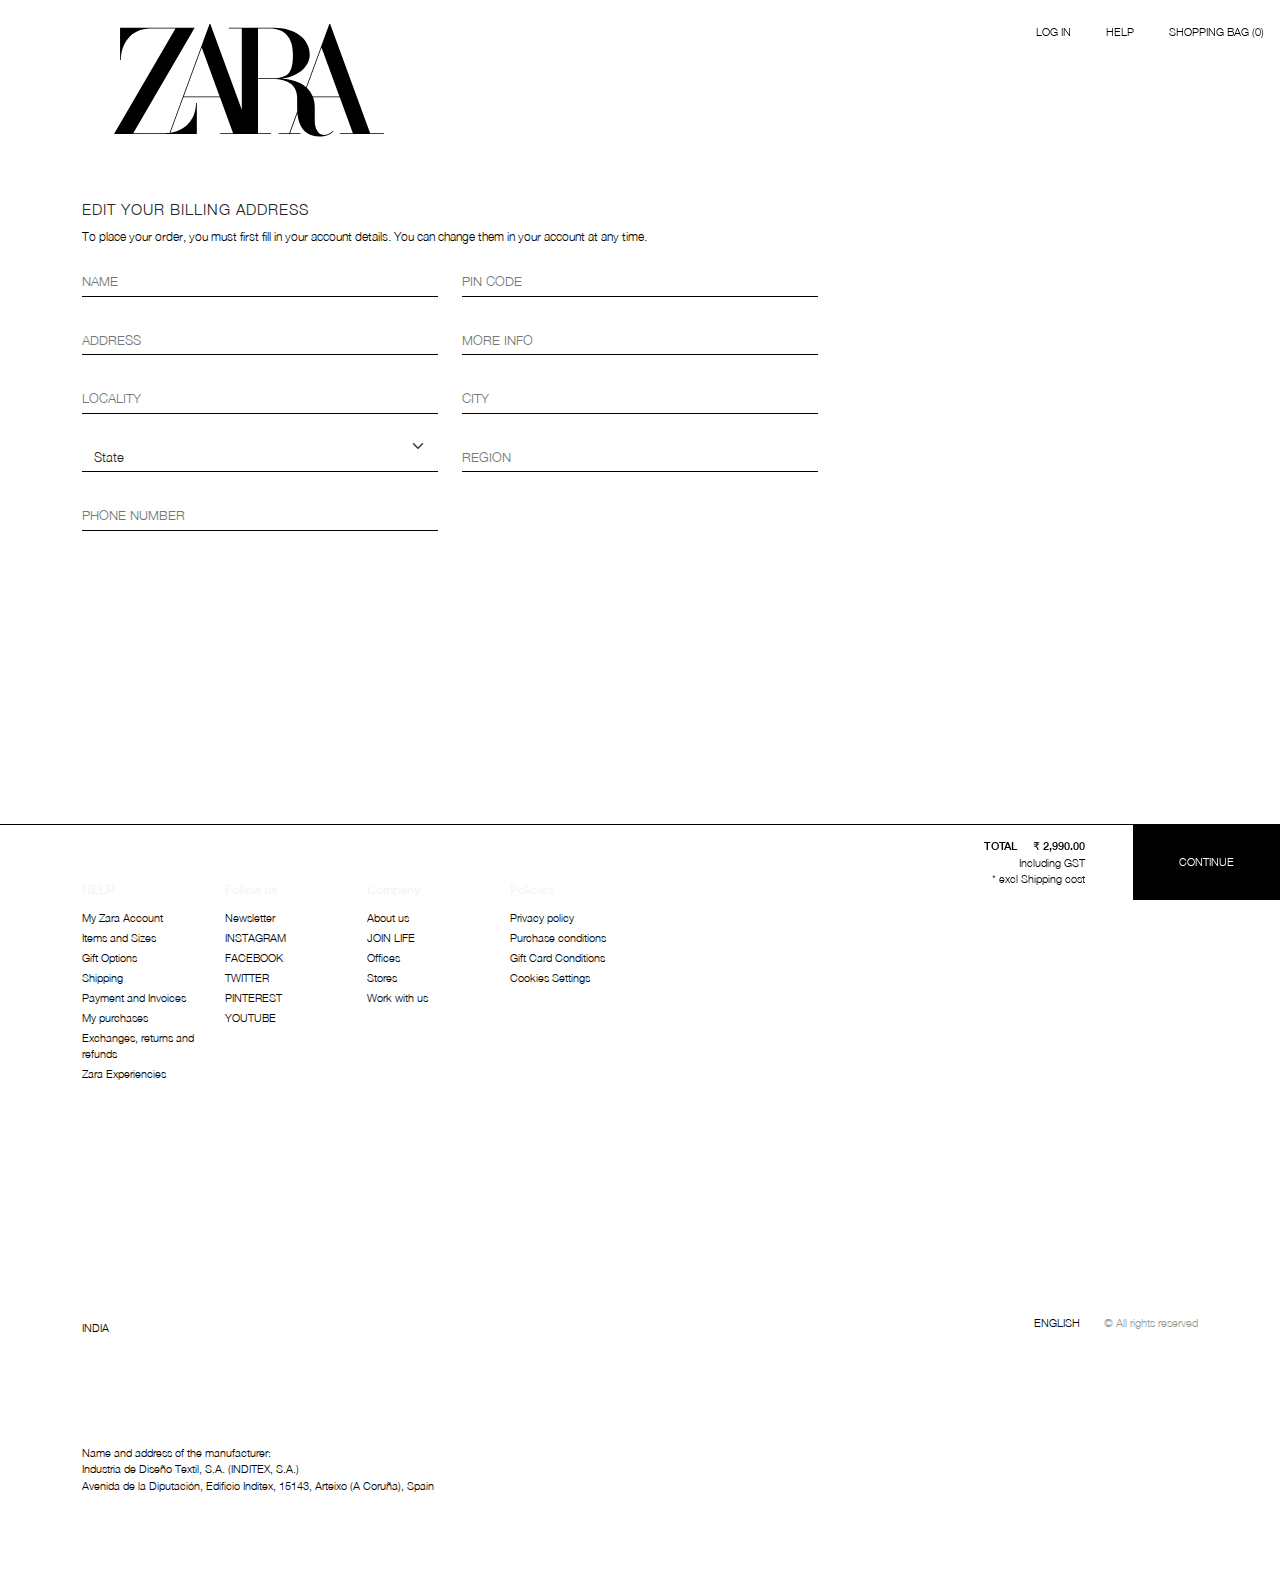
<file: billing-address.html>
<!DOCTYPE html>
<html lang="en">
  <head>
    <meta charset="UTF-8" />
    <meta name="viewport" content="width=device-width, initial-scale=1.0" />
    <title>Zara - billing-address</title>
    <link rel="stylesheet" href="css/bootstrap.min.css" />
    <link rel="stylesheet" href="css/style.css" />
    <link rel="stylesheet" href="css/cart.css" />
    <link rel="stylesheet" href="css/login.css" />
    <link
      rel="stylesheet"
      href="https://unpkg.com/swiper/swiper-bundle.min.css"
    />
  </head>
  <body>
    <header class="site-header">
      <div class="menu-bar menu-button" id="menu-bar"></div>
      <div class="menu-container">
        <div class="menu-sub-container">
          <div class="logo">
            <a class="logo-link" href="#" title="Your Logo">
              <svg viewBox="0 0 132 55" xmlns="http://www.w3.org/2000/svg">
                <path
                  fill-rule="evenodd"
                  clip-rule="evenodd"
                  d="M105.673.035l19.557 53.338 6.77.002v.383h-21.548v-.383h6.344l-6.431-17.54H97.311v.007l.07.204c.521 1.548.78 3.17.764 4.803v6.575c0 3.382 1.494 6.81 4.347 6.81 1.675 0 3.012-.59 4.604-2.046l.227.211C105.594 54.224 103.5 55 100.36 55c-2.37 0-4.398-.57-6.03-1.693l-.309-.222c-2.148-1.624-3.542-4.278-4.142-7.89l-.096-.583-.1-.882-.01-.152-3.599 9.792h5.107v.384H80.496v-.384h5.162l3.951-10.753v-.023a34.924 34.924 0 0 1-.075-1.906v-4.693c0-5.77-4.29-9.08-11.771-9.08H70.41v26.458h6.371v.383h-24.9v-.383h6.345l-6.431-17.54H33.948l-6.371 17.346.266-.044c8.366-1.442 12.213-7.827 12.265-14.55h.388v15.171H0L30.06 2.185H17.972C7.954 2.185 3.42 9.922 3.35 17.635h-.387V1.8h36.488l-.222.385L9.396 53.373h15.695c.39 0 .778-.019 1.169-.05.26-.018.522-.044.788-.077l.095-.01L46.703 0h.387l.013.035 15.369 41.916V2.185h-6.328v-.39h21.778c10.467 0 17.774 5.372 17.774 13.068 0 5.612-5.005 10.27-12.45 11.595l-1.367.174 1.377.14c4.515.517 8.1 1.906 10.641 4.127l.017.016L105.273 0h.386l.014.035zm-8.552 35.32l.038.094h13.061l-8.773-23.928-7.221 19.67.039.037.367.364a11.876 11.876 0 0 1 2.489 3.762zM70.415 26.53V2.185h5.611c7.496 0 11.454 4.414 11.454 12.76 0 8.877-2.272 11.585-9.717 11.585h-7.348zM42.882 11.521L34.09 35.45h17.565L42.882 11.52z"
                ></path>
              </svg>
            </a>
          </div>
          <div class="menu-universes-bar-container">
            <div class="mobile-close-section">
              <div class="mobile-close"></div>
            </div>

            <div class="shopping-cart-mobile-section">
              <a
                class="header-link shopping-cart shopping-cart-mobile"
                href="#"
                tabindex="0"
              >
                <span>SHOPPING BAG</span>
                <span class="item-count">(0)</span>
              </a>
            </div>
            <div class="menu-universes-bar-item-category">
              <ul class="menu-universes-bar-item-category-row">
                <li>
                  <button class="menu-universes-bar-item-category-item">
                    EDITION
                  </button>
                </li>
                <li>
                  <button class="menu-universes-bar-item-category-item">
                    DIWALI
                  </button>
                </li>
                <li>
                  <button class="menu-universes-bar-item-category-item">
                    PARTY
                  </button>
                </li>
                <li>
                  <button class="menu-universes-bar-item-category-item">
                    NEW
                  </button>
                </li>
              </ul>
              <ul class="menu-universes-bar-item-category-row">
                <li>
                  <button class="menu-universes-bar-item-category-item">
                    BEST SELLERS
                  </button>
                </li>
                <li>
                  <button class="menu-universes-bar-item-category-item">
                    JACKETS
                  </button>
                </li>
              </ul>
              <ul class="menu-universes-bar-item-category-row">
                <li>
                  <button class="menu-universes-bar-item-category-item">
                    EDITION
                  </button>
                </li>
                <li>
                  <button class="menu-universes-bar-item-category-item">
                    DIWALI
                  </button>
                </li>
                <li>
                  <button class="menu-universes-bar-item-category-item">
                    PARTY
                  </button>
                </li>
                <li>
                  <button class="menu-universes-bar-item-category-item">
                    NEW
                  </button>
                </li>
              </ul>
              <ul class="menu-universes-bar-item-category-row">
                <li>
                  <button class="menu-universes-bar-item-category-item">
                    PUFFERS
                  </button>
                </li>
                <li>
                  <button class="menu-universes-bar-item-category-item">
                    SHIRTS
                  </button>
                </li>
                <li>
                  <button class="menu-universes-bar-item-category-item">
                    JEANS
                  </button>
                </li>
              </ul>
              <ul class="menu-universes-bar-item-category-row">
                <li>
                  <button class="menu-universes-bar-item-category-item">
                    T-SHIRTS
                  </button>
                </li>
              </ul>
            </div>
          </div>
        </div>
      </div>
      <div class="header-links">
        <a class="header-link" href="login.html" tabindex="0">LOG IN</a>
        <a class="header-link" href="#" tabindex="0">HELP</a>
        <a class="header-link shopping-cart" href="#" tabindex="0">
          <span>SHOPPING BAG</span>
          <span class="item-count">(0)</span>
        </a>
      </div>
    </header>
    <!--billing-address -->
    <section class="login-content top-space">
      <div class="container">
        <div class="row">
          <div class="col-lg-8">
            <div class="billing-title">
              <h2>EDIT YOUR BILLING ADDRESS</h2>
              <p>
                To place your order, you must first fill in your account
                details. You can change them in your account at any time.
              </p>
            </div>
            <form action="">
              <div class="row">
                <div class="col-lg-6">
                  <div class="form-wrap">
                    <input type="text" placeholder="name" />
                  </div>
                </div>
                <div class="col-lg-6">
                  <div class="form-wrap">
                    <input type="number" placeholder="pin Code" />
                  </div>
                </div>
              </div>
              <div class="row">
                <div class="col-lg-6">
                  <div class="form-wrap">
                    <input type="text" placeholder="Address" />
                  </div>
                </div>
                <div class="col-lg-6">
                  <div class="form-wrap">
                    <input
                      type="text"
                      placeholder="MORE INFO
                    "
                    />
                  </div>
                </div>
              </div>
              <div class="row">
                <div class="col-lg-6">
                  <div class="form-wrap">
                    <input type="text" placeholder="Locality" />
                  </div>
                </div>
                <div class="col-lg-6">
                  <div class="form-wrap">
                    <input type="text" placeholder="City" />
                  </div>
                </div>
              </div>
              <div class="row">
                <div class="col-lg-6">
                  <div class="form-wrap">
                    <select
                      class="form-select"
                      aria-label="Default select example"
                    >
                      <option selected>State</option>
                      <option value="1">One</option>
                      <option value="2">Two</option>
                      <option value="3">Three</option>
                    </select>
                  </div>
                </div>
                <div class="col-lg-6">
                  <div class="form-wrap">
                    <input type="text" placeholder="Region" />
                  </div>
                </div>
              </div>
              <div class="row">
                <div class="col-lg-6">
                  <div class="form-wrap">
                    <input type="number" placeholder="Phone number" />
                  </div>
                </div>
              </div>
            </form>
          </div>
        </div>
      </div>
    </section>
    <!-- footer__Cart -->
    <section class="layout-shop-footer__container">
      <div class="layout-shop-footer-block">
        <div class="order-totals-table-total">
          <span>TOTAL</span>
          <span class="money-amount">₹ 2,990.00</span>
        </div>
        <ul class="order-totals-table-total__messages">
          <li data-qa-qualifier="totals-message-tax"><p>Including GST</p></li>
          <li data-qa-qualifier="totals-message-shipping">
            <p>* excl Shipping cost</p>
          </li>
        </ul>
      </div>
      <div class="layout-shop-footer__continue">
        <button>CONTINUE</button>
      </div>
    </section>
    <!-- footer -->
    <section class="layout-footer__section-sec">
      <div class="container">
        <div class="layout-footer-sitemap-title">
          <div class="row">
            <div class="col-lg-6">
              <div class="row">
                <div class="col-lg-3">
                  <ul class="submenuUtilities">
                    <li class="footer-title">HELP</li>

                    <li>
                      <a href="#">My Zara Account</a>
                    </li>
                    <li>
                      <a href="#">Items and Sizes</a>
                    </li>

                    <li>
                      <a href="#">Gift Options</a>
                    </li>

                    <li>
                      <a href="#">Shipping</a>
                    </li>
                    <li>
                      <a href="#">Payment and Invoices</a>
                    </li>
                    <li>
                      <a href="#">My purchases</a>
                    </li>
                    <li>
                      <a href="#">Exchanges, returns and refunds</a>
                    </li>

                    <li>
                      <a href="#">Zara Experiencies</a>
                    </li>
                  </ul>
                </div>
                <div class="col-lg-3">
                  <ul class="submenuUtilities">
                    <li class="footer-title">Follow us</li>
                    <li>
                      <a href="#">Newsletter</a>
                    </li>

                    <li>
                      <a href="#">INSTAGRAM</a>
                    </li>
                    <li>
                      <a href="#">FACEBOOK</a>
                    </li>

                    <li>
                      <a href="#">TWITTER</a>
                    </li>

                    <li>
                      <a href="#">PINTEREST</a>
                    </li>

                    <li>
                      <a href="#">YOUTUBE</a>
                    </li>
                  </ul>
                </div>
                <div class="col-lg-3">
                  <ul class="submenuUtilities">
                    <li class="footer-title">Company</li>
                    <li>
                      <a href="#">About us</a>
                    </li>
                    <li>
                      <a href="#">JOIN LIFE</a>
                    </li>
                    <li>
                      <a href="#">Offices</a>
                    </li>
                    <li>
                      <a href="#">Stores</a>
                    </li>

                    <li>
                      <a href="#">Work with us</a>
                    </li>
                  </ul>
                </div>
                <div class="col-lg-3">
                  <ul class="submenuUtilities">
                    <li class="footer-title">Policies</li>
                    <li>
                      <a href="#">Privacy policy</a>
                    </li>
                    <li>
                      <a href="#">Purchase conditions</a>
                    </li>

                    <li>
                      <a href="#">Gift Card Conditions</a>
                    </li>

                    <li>
                      <a href="#"> Cookies Settings</a>
                    </li>
                  </ul>
                </div>
              </div>
            </div>
          </div>
        </div>
        <div class="layout-footer__section--bottom-nav">
          <div class="layout-footer__section-block">
            <a href="#">INDIA</a>
            <ul>
              <li><a href="#">ENGLISH</a></li>
              <li>
                <a href="#" class="layout-footer__copyright"
                  >© All rights reserved</a
                >
              </li>
            </ul>
          </div>
        </div>
        <div class="footer-company-info">
          <p>
            Name and address of the manufacturer:<br />Industria de Diseño
            Textil, S.A. (INDITEX, S.A.)<br />Avenida de la Diputación, Edificio
            Inditex, 15143, Arteixo (A Coruña), Spain
          </p>
        </div>
      </div>
    </section>
    <script
      src="https://cdnjs.cloudflare.com/ajax/libs/jquery/3.7.1/jquery.min.js"
      integrity="sha512-v2CJ7UaYy4JwqLDIrZUI/4hqeoQieOmAZNXBeQyjo21dadnwR+8ZaIJVT8EE2iyI61OV8e6M8PP2/4hpQINQ/g=="
      crossorigin="anonymous"
      referrerpolicy="no-referrer"
    ></script>
    <script src="js/bootstrap.min.js"></script>
    <script src="js/bootstrap.bundle.min.js"></script>
    <script src="js/popper.min.js"></script>
    <script src="https://unpkg.com/swiper/swiper-bundle.min.js"></script>
    <script type="text/javascript" src="js/script.js"></script>
  </body>
</html>
</file>
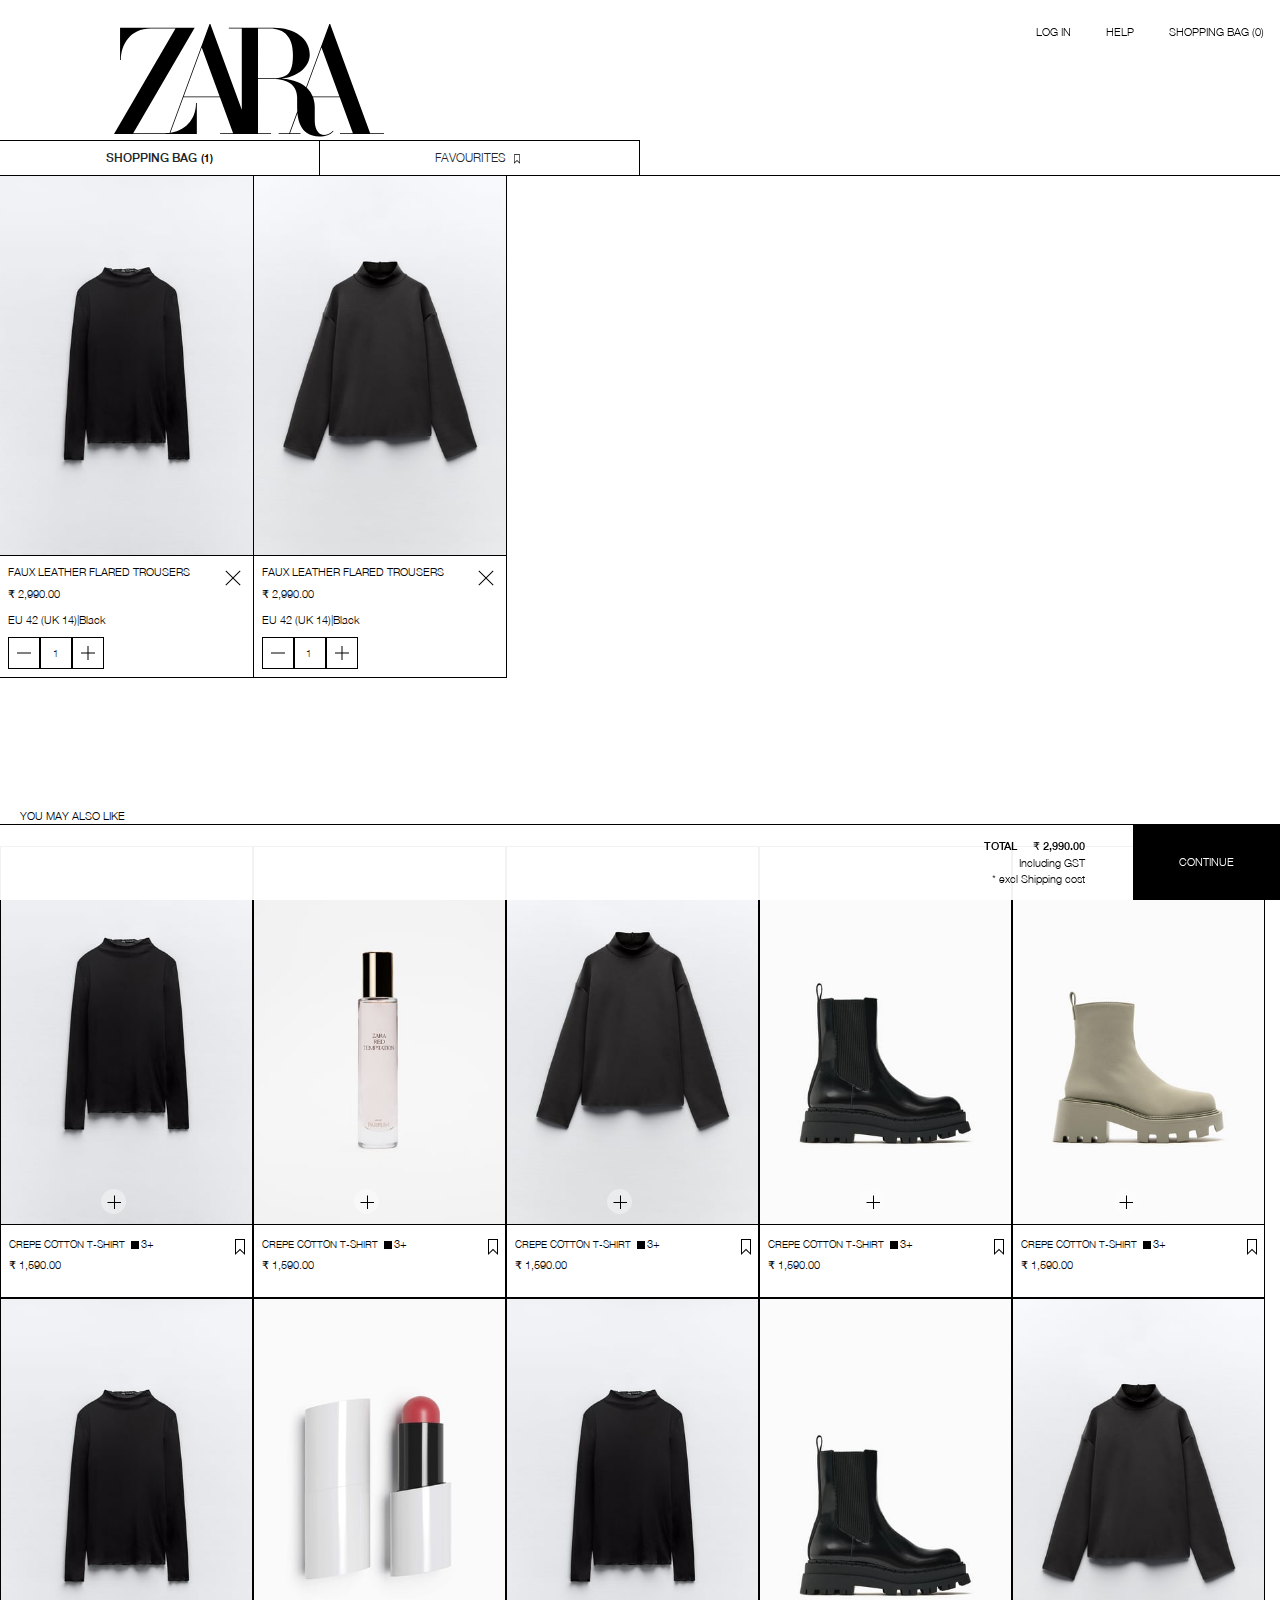
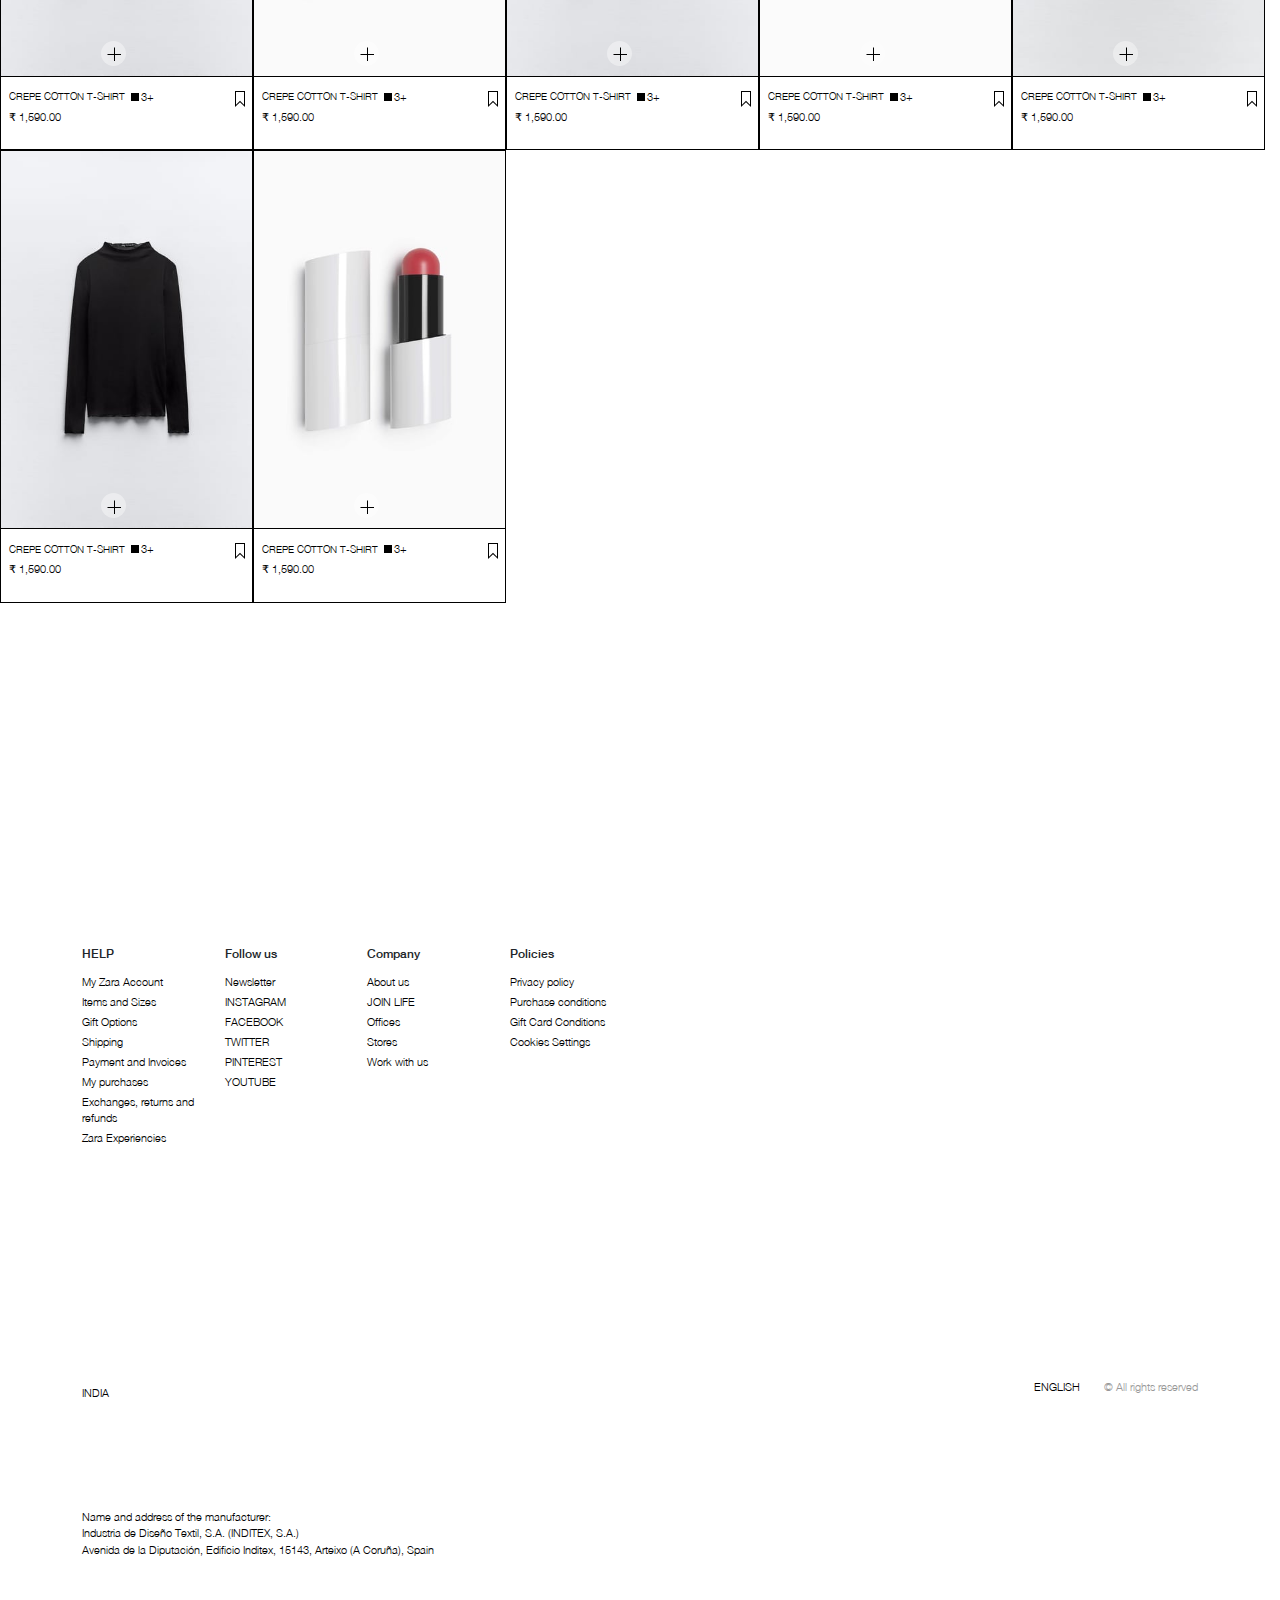
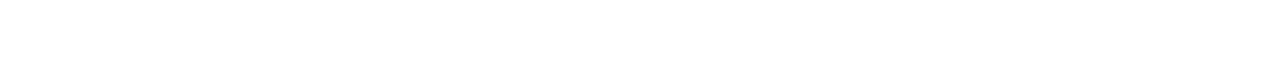
<file: cart.html>
<!DOCTYPE html>
<html lang="en">
  <head>
    <meta charset="UTF-8" />
    <meta name="viewport" content="width=device-width, initial-scale=1.0" />
    <title>Zara-Category</title>
    <link rel="stylesheet" href="css/bootstrap.min.css" />
    <link rel="stylesheet" href="css/style.css" />
    <link rel="stylesheet" href="css/product.css" />
    <link rel="stylesheet" href="css/cart.css" />
    <link
      rel="stylesheet"
      href="https://unpkg.com/swiper/swiper-bundle.min.css"
    />
  </head>

  <body>
    <header class="site-header">
      <div class="menu-bar menu-button" id="menu-bar"></div>
      <div class="menu-container">
        <div class="menu-sub-container">
          <div class="logo">
            <a class="logo-link" href="#" title="Your Logo">
              <svg viewBox="0 0 132 55" xmlns="http://www.w3.org/2000/svg">
                <path
                  fill-rule="evenodd"
                  clip-rule="evenodd"
                  d="M105.673.035l19.557 53.338 6.77.002v.383h-21.548v-.383h6.344l-6.431-17.54H97.311v.007l.07.204c.521 1.548.78 3.17.764 4.803v6.575c0 3.382 1.494 6.81 4.347 6.81 1.675 0 3.012-.59 4.604-2.046l.227.211C105.594 54.224 103.5 55 100.36 55c-2.37 0-4.398-.57-6.03-1.693l-.309-.222c-2.148-1.624-3.542-4.278-4.142-7.89l-.096-.583-.1-.882-.01-.152-3.599 9.792h5.107v.384H80.496v-.384h5.162l3.951-10.753v-.023a34.924 34.924 0 0 1-.075-1.906v-4.693c0-5.77-4.29-9.08-11.771-9.08H70.41v26.458h6.371v.383h-24.9v-.383h6.345l-6.431-17.54H33.948l-6.371 17.346.266-.044c8.366-1.442 12.213-7.827 12.265-14.55h.388v15.171H0L30.06 2.185H17.972C7.954 2.185 3.42 9.922 3.35 17.635h-.387V1.8h36.488l-.222.385L9.396 53.373h15.695c.39 0 .778-.019 1.169-.05.26-.018.522-.044.788-.077l.095-.01L46.703 0h.387l.013.035 15.369 41.916V2.185h-6.328v-.39h21.778c10.467 0 17.774 5.372 17.774 13.068 0 5.612-5.005 10.27-12.45 11.595l-1.367.174 1.377.14c4.515.517 8.1 1.906 10.641 4.127l.017.016L105.273 0h.386l.014.035zm-8.552 35.32l.038.094h13.061l-8.773-23.928-7.221 19.67.039.037.367.364a11.876 11.876 0 0 1 2.489 3.762zM70.415 26.53V2.185h5.611c7.496 0 11.454 4.414 11.454 12.76 0 8.877-2.272 11.585-9.717 11.585h-7.348zM42.882 11.521L34.09 35.45h17.565L42.882 11.52z"
                ></path>
              </svg>
            </a>
          </div>
          <div class="menu-universes-bar-container">
            <div class="mobile-close-section">
              <div class="mobile-close"></div>
            </div>

            <div class="shopping-cart-mobile-section">
              <a
                class="header-link shopping-cart shopping-cart-mobile"
                href="#"
                tabindex="0"
              >
                <span>SHOPPING BAG</span>
                <span class="item-count">(0)</span>
              </a>
            </div>
            <!-- <ul class="menu-universes-bar">
              <li>
                <button
                  class="menu-universes-bar-item menu-active"
                  value="#page1"
                >
                  WOMAN
                </button>
              </li>
            </ul> -->
            <div class="menu-universes-bar-item-category">
              <ul class="menu-universes-bar-item-category-row">
                <li>
                  <button class="menu-universes-bar-item-category-item">
                    EDITION
                  </button>
                </li>
                <li>
                  <button class="menu-universes-bar-item-category-item">
                    DIWALI
                  </button>
                </li>
                <li>
                  <button class="menu-universes-bar-item-category-item">
                    PARTY
                  </button>
                </li>
                <li>
                  <button class="menu-universes-bar-item-category-item">
                    NEW
                  </button>
                </li>
              </ul>
              <ul class="menu-universes-bar-item-category-row">
                <li>
                  <button class="menu-universes-bar-item-category-item">
                    BEST SELLERS
                  </button>
                </li>
                <li>
                  <button class="menu-universes-bar-item-category-item">
                    JACKETS
                  </button>
                </li>
              </ul>
              <ul class="menu-universes-bar-item-category-row">
                <li>
                  <button class="menu-universes-bar-item-category-item">
                    EDITION
                  </button>
                </li>
                <li>
                  <button class="menu-universes-bar-item-category-item">
                    DIWALI
                  </button>
                </li>
                <li>
                  <button class="menu-universes-bar-item-category-item">
                    PARTY
                  </button>
                </li>
                <li>
                  <button class="menu-universes-bar-item-category-item">
                    NEW
                  </button>
                </li>
              </ul>
              <ul class="menu-universes-bar-item-category-row">
                <li>
                  <button class="menu-universes-bar-item-category-item">
                    PUFFERS
                  </button>
                </li>
                <li>
                  <button class="menu-universes-bar-item-category-item">
                    SHIRTS
                  </button>
                </li>
                <li>
                  <button class="menu-universes-bar-item-category-item">
                    JEANS
                  </button>
                </li>
              </ul>
              <ul class="menu-universes-bar-item-category-row">
                <li>
                  <button class="menu-universes-bar-item-category-item">
                    T-SHIRTS
                  </button>
                </li>
              </ul>
            </div>
          </div>
        </div>
      </div>
      <div class="header-links">
        <a class="header-link" href="login.html" tabindex="0">LOG IN</a>
        <a class="header-link" href="#" tabindex="0">HELP</a>
        <a class="header-link shopping-cart" href="#" tabindex="0">
          <span>SHOPPING BAG</span>
          <span class="item-count">(0)</span>
        </a>
      </div>
    </header>
    <div class="content-header__info top-space">
      <ul>
        <li>
          <a href="cart.html" class="content-header-active"
            >Shopping bag <span> (1)</span></a
          >
        </li>
        <li>
          <a href="wishlist.html"
            >Favourites
            <span
              ><svg
                class="layout-shopping-lists-navigation__lists-icon wishlist-icon"
                preserveAspectRatio="xMidYMid slice"
                width="24"
                heigth="24"
                height="24"
                viewBox="0 0 24 24"
                xmlns="http://www.w3.org/2000/svg"
                fill="inherit"
                stroke="inherit"
              >
                <path
                  fill-rule="evenodd"
                  clip-rule="evenodd"
                  d="M12 15.238L17 20V4H7v16l5-4.762zm-4 2.429l4-3.81 4 3.81V5H8v12.667z"
                ></path></svg></span
          ></a>
        </li>
      </ul>
    </div>
    <!-- shop-cart-view__content -->
    <section class="shop-cart-view__content">
      <div class="shop-cart-grid-items">
        <div class="shop-cart-item">
          <div class="shop-cart-item__image-container">
            <a href="#">
              <div class="shop-cart-item-image">
                <div class="shop-cart-item-image__media">
                  <img
                    src="img/product-2.jpg"
                    alt="product-2"
                    class="img-fluid"
                  />
                </div>
              </div>
            </a>
          </div>
          <div class="shop-cart-item__details">
            <div class="shop-cart-item__details-container">
              <div class="shop-cart-item__main-actions">
                <div class="shop-cart-item-actions">
                  <button class="shop-cart-item-actions__action">
                    <svg
                      width="24"
                      height="24"
                      viewBox="0 0 24 24"
                      xmlns="http://www.w3.org/2000/svg"
                      fill="inherit"
                      stroke="inherit"
                    >
                      <path
                        d="M12 12.707l6.846 6.846.708-.707L12.707 12l6.847-6.846-.707-.708L12 11.293 5.154 4.446l-.707.708L11.293 12l-6.846 6.846.707.707L12 12.707z"
                      ></path>
                    </svg>
                  </button>
                </div>
              </div>
              <div class="shop-cart-item__info">
                <div class="shop-cart-item-header">
                  <a
                    class="shop-cart-item-header__description-link link"
                    href="#"
                    ><div class="shop-cart-item-header__description">
                      FAUX LEATHER FLARED TROUSERS
                    </div></a
                  >
                </div>
                <div class="shop-cart-item-pricing__container">
                  <div class="shop-cart-item-pricing">
                    <div class="shop-cart-item-pricing__current">
                      <div class="money-amount">
                        <span class="money-amount__main">₹ 2,990.00</span>
                      </div>
                    </div>
                  </div>
                </div>
                <div class="shop-cart-item-details-base">
                  <span class="shop-cart-item-details-base__size"
                    >EU 42 (UK 14) </span
                  ><span class="shop-cart-item-details-base__separator">|</span
                  ><span class="shop-cart-item-details-base__color">Black</span>
                </div>
              </div>
            </div>
            <div class="shop-cart-item__secondary-actions">
              <div
                class="zds-quantity-selector shop-cart-item-quantity-selector"
              >
                <button type="button">
                  <svg
                    width="24"
                    height="24"
                    viewBox="0 0 24 24"
                    xmlns="http://www.w3.org/2000/svg"
                    fill="inherit"
                    stroke="inherit"
                    aria-hidden="true"
                    class="zds-quantity-selector__icon"
                  >
                    <path
                      fill-rule="evenodd"
                      clip-rule="evenodd"
                      d="M19 12.5H5v-1h14v1Z"
                    ></path>
                  </svg>
                </button>
                <div
                  class="zds-quantity-selector__units shop-cart-item-quantity"
                >
                  1
                </div>
                <button type="button">
                  <svg
                    width="24"
                    height="24"
                    viewBox="0 0 24 24"
                    xmlns="http://www.w3.org/2000/svg"
                    fill="inherit"
                    stroke="inherit"
                    aria-hidden="true"
                    class="zds-quantity-selector__icon"
                  >
                    <path
                      d="M12.5 11.5V5h-1v6.5H5v1h6.5V19h1v-6.5H19v-1h-6.5Z"
                    ></path>
                  </svg>
                </button>
              </div>
            </div>
          </div>
        </div>
        <div class="shop-cart-item">
          <div class="shop-cart-item__image-container">
            <a href="#">
              <div class="shop-cart-item-image">
                <div class="shop-cart-item-image__media">
                  <img
                    src="img/product-4.jpg"
                    alt="product-4"
                    class="img-fluid"
                  />
                </div>
              </div>
            </a>
          </div>
          <div class="shop-cart-item__details">
            <div class="shop-cart-item__details-container">
              <div class="shop-cart-item__main-actions">
                <div class="shop-cart-item-actions">
                  <button class="shop-cart-item-actions__action">
                    <svg
                      width="24"
                      height="24"
                      viewBox="0 0 24 24"
                      xmlns="http://www.w3.org/2000/svg"
                      fill="inherit"
                      stroke="inherit"
                    >
                      <path
                        d="M12 12.707l6.846 6.846.708-.707L12.707 12l6.847-6.846-.707-.708L12 11.293 5.154 4.446l-.707.708L11.293 12l-6.846 6.846.707.707L12 12.707z"
                      ></path>
                    </svg>
                  </button>
                </div>
              </div>
              <div class="shop-cart-item__info">
                <div class="shop-cart-item-header">
                  <a
                    class="shop-cart-item-header__description-link link"
                    href="#"
                    ><div class="shop-cart-item-header__description">
                      FAUX LEATHER FLARED TROUSERS
                    </div></a
                  >
                </div>
                <div class="shop-cart-item-pricing__container">
                  <div class="shop-cart-item-pricing">
                    <div class="shop-cart-item-pricing__current">
                      <div class="money-amount">
                        <span class="money-amount__main">₹ 2,990.00</span>
                      </div>
                    </div>
                  </div>
                </div>
                <div class="shop-cart-item-details-base">
                  <span class="shop-cart-item-details-base__size"
                    >EU 42 (UK 14) </span
                  ><span class="shop-cart-item-details-base__separator">|</span
                  ><span class="shop-cart-item-details-base__color">Black</span>
                </div>
              </div>
            </div>
            <div class="shop-cart-item__secondary-actions">
              <div
                class="zds-quantity-selector shop-cart-item-quantity-selector"
              >
                <button type="button">
                  <svg
                    width="24"
                    height="24"
                    viewBox="0 0 24 24"
                    xmlns="http://www.w3.org/2000/svg"
                    fill="inherit"
                    stroke="inherit"
                    aria-hidden="true"
                    class="zds-quantity-selector__icon"
                  >
                    <path
                      fill-rule="evenodd"
                      clip-rule="evenodd"
                      d="M19 12.5H5v-1h14v1Z"
                    ></path>
                  </svg>
                </button>
                <div
                  class="zds-quantity-selector__units shop-cart-item-quantity"
                >
                  1
                </div>
                <button type="button">
                  <svg
                    width="24"
                    height="24"
                    viewBox="0 0 24 24"
                    xmlns="http://www.w3.org/2000/svg"
                    fill="inherit"
                    stroke="inherit"
                    aria-hidden="true"
                    class="zds-quantity-selector__icon"
                  >
                    <path
                      d="M12.5 11.5V5h-1v6.5H5v1h6.5V19h1v-6.5H19v-1h-6.5Z"
                    ></path>
                  </svg>
                </button>
              </div>
            </div>
          </div>
        </div>
      </div>
    </section>
    <section class="product-detail-cross">
      <div class="product-detail-cross-title">
        <span>You may also like</span>
      </div>
      <div class="product-grid-main">
        <ul>
          <li>
            <div class="products-category-media-container">
              <a href="#">
                <div class="media__wrapper_media__wrapper">
                  <img
                    src="img/product-2.jpg"
                    alt="product-2"
                    class="img-fluid"
                  />
                  <button class="product-add-to-cart__button">
                    <svg
                      class="product-add-to-cart__button-icon"
                      viewBox="0 0 7 7"
                      fill="none"
                      xmlns="http://www.w3.org/2000/svg"
                    >
                      <path
                        d="M4 3.505V.255h-.5v3.25H.25v.5H3.5v3.25H4v-3.25h3.25v-.5H4z"
                      ></path>
                    </svg>
                  </button>
                </div>
              </a>
              <div class="product-grid-product__info-wrapper">
                <div class="product-grid-product-info">
                  <div class="product-grid-product-info-left">
                    <a href="#">CREPE COTTON T-SHIRT</a>
                    <span>
                      <span class="color-grid-info"></span>
                      <span class="color-grid-info-text">3+</span>
                    </span>
                  </div>
                  <div class="product-grid-product-info-right">
                    <button>
                      <svg
                        class="wishlist-icon wishlist-icon--grid"
                        preserveAspectRatio="xMidYMid slice"
                        width="24"
                        heigth="24"
                        height="24"
                        viewBox="0 0 24 24"
                        xmlns="http://www.w3.org/2000/svg"
                        fill="inherit"
                        stroke="inherit"
                      >
                        <path
                          fill-rule="evenodd"
                          clip-rule="evenodd"
                          d="M12 15.238L17 20V4H7v16l5-4.762zm-4 2.429l4-3.81 4 3.81V5H8v12.667z"
                        ></path>
                      </svg>
                    </button>
                  </div>
                </div>
                <div class="money-amount__main">
                  <p>₹ 1,590.00</p>
                </div>
              </div>
            </div>
          </li>
          <li>
            <div class="products-category-media-container">
              <a href="#">
                <div class="media__wrapper_media__wrapper">
                  <img
                    src="img/product-3.jpg"
                    alt="product-2"
                    class="img-fluid"
                  />
                  <button class="product-add-to-cart__button">
                    <svg
                      class="product-add-to-cart__button-icon"
                      viewBox="0 0 7 7"
                      fill="none"
                      xmlns="http://www.w3.org/2000/svg"
                    >
                      <path
                        d="M4 3.505V.255h-.5v3.25H.25v.5H3.5v3.25H4v-3.25h3.25v-.5H4z"
                      ></path>
                    </svg>
                  </button>
                </div>
              </a>
              <div class="product-grid-product__info-wrapper">
                <div class="product-grid-product-info">
                  <div class="product-grid-product-info-left">
                    <a href="#">CREPE COTTON T-SHIRT</a>
                    <span>
                      <span class="color-grid-info"></span>
                      <span class="color-grid-info-text">3+</span>
                    </span>
                  </div>
                  <div class="product-grid-product-info-right">
                    <button>
                      <svg
                        class="wishlist-icon wishlist-icon--grid"
                        preserveAspectRatio="xMidYMid slice"
                        width="24"
                        heigth="24"
                        height="24"
                        viewBox="0 0 24 24"
                        xmlns="http://www.w3.org/2000/svg"
                        fill="inherit"
                        stroke="inherit"
                      >
                        <path
                          fill-rule="evenodd"
                          clip-rule="evenodd"
                          d="M12 15.238L17 20V4H7v16l5-4.762zm-4 2.429l4-3.81 4 3.81V5H8v12.667z"
                        ></path>
                      </svg>
                    </button>
                  </div>
                </div>
                <div class="money-amount__main">
                  <p>₹ 1,590.00</p>
                </div>
              </div>
            </div>
          </li>
          <li>
            <div class="products-category-media-container">
              <a href="#">
                <div class="media__wrapper_media__wrapper">
                  <img
                    src="img/product-4.jpg"
                    alt="product-4"
                    class="img-fluid"
                  />
                  <button class="product-add-to-cart__button">
                    <svg
                      class="product-add-to-cart__button-icon"
                      viewBox="0 0 7 7"
                      fill="none"
                      xmlns="http://www.w3.org/2000/svg"
                    >
                      <path
                        d="M4 3.505V.255h-.5v3.25H.25v.5H3.5v3.25H4v-3.25h3.25v-.5H4z"
                      ></path>
                    </svg>
                  </button>
                </div>
              </a>
              <div class="product-grid-product__info-wrapper">
                <div class="product-grid-product-info">
                  <div class="product-grid-product-info-left">
                    <a href="#">CREPE COTTON T-SHIRT</a>
                    <span>
                      <span class="color-grid-info"></span>
                      <span class="color-grid-info-text">3+</span>
                    </span>
                  </div>
                  <div class="product-grid-product-info-right">
                    <button>
                      <svg
                        class="wishlist-icon wishlist-icon--grid"
                        preserveAspectRatio="xMidYMid slice"
                        width="24"
                        heigth="24"
                        height="24"
                        viewBox="0 0 24 24"
                        xmlns="http://www.w3.org/2000/svg"
                        fill="inherit"
                        stroke="inherit"
                      >
                        <path
                          fill-rule="evenodd"
                          clip-rule="evenodd"
                          d="M12 15.238L17 20V4H7v16l5-4.762zm-4 2.429l4-3.81 4 3.81V5H8v12.667z"
                        ></path>
                      </svg>
                    </button>
                  </div>
                </div>
                <div class="money-amount__main">
                  <p>₹ 1,590.00</p>
                </div>
              </div>
            </div>
          </li>
          <li>
            <div class="products-category-media-container">
              <a href="#">
                <div class="media__wrapper_media__wrapper">
                  <img
                    src="img/product-5.jpg"
                    alt="product-5"
                    class="img-fluid"
                  />
                  <button class="product-add-to-cart__button">
                    <svg
                      class="product-add-to-cart__button-icon"
                      viewBox="0 0 7 7"
                      fill="none"
                      xmlns="http://www.w3.org/2000/svg"
                    >
                      <path
                        d="M4 3.505V.255h-.5v3.25H.25v.5H3.5v3.25H4v-3.25h3.25v-.5H4z"
                      ></path>
                    </svg>
                  </button>
                </div>
              </a>
              <div class="product-grid-product__info-wrapper">
                <div class="product-grid-product-info">
                  <div class="product-grid-product-info-left">
                    <a href="#">CREPE COTTON T-SHIRT</a>
                    <span>
                      <span class="color-grid-info"></span>
                      <span class="color-grid-info-text">3+</span>
                    </span>
                  </div>
                  <div class="product-grid-product-info-right">
                    <button>
                      <svg
                        class="wishlist-icon wishlist-icon--grid"
                        preserveAspectRatio="xMidYMid slice"
                        width="24"
                        heigth="24"
                        height="24"
                        viewBox="0 0 24 24"
                        xmlns="http://www.w3.org/2000/svg"
                        fill="inherit"
                        stroke="inherit"
                      >
                        <path
                          fill-rule="evenodd"
                          clip-rule="evenodd"
                          d="M12 15.238L17 20V4H7v16l5-4.762zm-4 2.429l4-3.81 4 3.81V5H8v12.667z"
                        ></path>
                      </svg>
                    </button>
                  </div>
                </div>
                <div class="money-amount__main">
                  <p>₹ 1,590.00</p>
                </div>
              </div>
            </div>
          </li>
          <li>
            <div class="products-category-media-container">
              <a href="#">
                <div class="media__wrapper_media__wrapper">
                  <img
                    src="img/product-6.jpg"
                    alt="product-2"
                    class="img-fluid"
                  />
                  <button class="product-add-to-cart__button">
                    <svg
                      class="product-add-to-cart__button-icon"
                      viewBox="0 0 7 7"
                      fill="none"
                      xmlns="http://www.w3.org/2000/svg"
                    >
                      <path
                        d="M4 3.505V.255h-.5v3.25H.25v.5H3.5v3.25H4v-3.25h3.25v-.5H4z"
                      ></path>
                    </svg>
                  </button>
                </div>
              </a>
              <div class="product-grid-product__info-wrapper">
                <div class="product-grid-product-info">
                  <div class="product-grid-product-info-left">
                    <a href="#">CREPE COTTON T-SHIRT</a>
                    <span>
                      <span class="color-grid-info"></span>
                      <span class="color-grid-info-text">3+</span>
                    </span>
                  </div>
                  <div class="product-grid-product-info-right">
                    <button>
                      <svg
                        class="wishlist-icon wishlist-icon--grid"
                        preserveAspectRatio="xMidYMid slice"
                        width="24"
                        heigth="24"
                        height="24"
                        viewBox="0 0 24 24"
                        xmlns="http://www.w3.org/2000/svg"
                        fill="inherit"
                        stroke="inherit"
                      >
                        <path
                          fill-rule="evenodd"
                          clip-rule="evenodd"
                          d="M12 15.238L17 20V4H7v16l5-4.762zm-4 2.429l4-3.81 4 3.81V5H8v12.667z"
                        ></path>
                      </svg>
                    </button>
                  </div>
                </div>
                <div class="money-amount__main">
                  <p>₹ 1,590.00</p>
                </div>
              </div>
            </div>
          </li>
          <li>
            <div class="products-category-media-container">
              <a href="#">
                <div class="media__wrapper_media__wrapper">
                  <img
                    src="img/product-2.jpg"
                    alt="product-2"
                    class="img-fluid"
                  />
                  <button class="product-add-to-cart__button">
                    <svg
                      class="product-add-to-cart__button-icon"
                      viewBox="0 0 7 7"
                      fill="none"
                      xmlns="http://www.w3.org/2000/svg"
                    >
                      <path
                        d="M4 3.505V.255h-.5v3.25H.25v.5H3.5v3.25H4v-3.25h3.25v-.5H4z"
                      ></path>
                    </svg>
                  </button>
                </div>
              </a>
              <div class="product-grid-product__info-wrapper">
                <div class="product-grid-product-info">
                  <div class="product-grid-product-info-left">
                    <a href="#">CREPE COTTON T-SHIRT</a>
                    <span>
                      <span class="color-grid-info"></span>
                      <span class="color-grid-info-text">3+</span>
                    </span>
                  </div>
                  <div class="product-grid-product-info-right">
                    <button>
                      <svg
                        class="wishlist-icon wishlist-icon--grid"
                        preserveAspectRatio="xMidYMid slice"
                        width="24"
                        heigth="24"
                        height="24"
                        viewBox="0 0 24 24"
                        xmlns="http://www.w3.org/2000/svg"
                        fill="inherit"
                        stroke="inherit"
                      >
                        <path
                          fill-rule="evenodd"
                          clip-rule="evenodd"
                          d="M12 15.238L17 20V4H7v16l5-4.762zm-4 2.429l4-3.81 4 3.81V5H8v12.667z"
                        ></path>
                      </svg>
                    </button>
                  </div>
                </div>
                <div class="money-amount__main">
                  <p>₹ 1,590.00</p>
                </div>
              </div>
            </div>
          </li>
          <li>
            <div class="products-category-media-container">
              <a href="#">
                <div class="media__wrapper_media__wrapper">
                  <img
                    src="img/product-7.jpg"
                    alt="product-7"
                    class="img-fluid"
                  />
                  <button class="product-add-to-cart__button">
                    <svg
                      class="product-add-to-cart__button-icon"
                      viewBox="0 0 7 7"
                      fill="none"
                      xmlns="http://www.w3.org/2000/svg"
                    >
                      <path
                        d="M4 3.505V.255h-.5v3.25H.25v.5H3.5v3.25H4v-3.25h3.25v-.5H4z"
                      ></path>
                    </svg>
                  </button>
                </div>
              </a>
              <div class="product-grid-product__info-wrapper">
                <div class="product-grid-product-info">
                  <div class="product-grid-product-info-left">
                    <a href="#">CREPE COTTON T-SHIRT</a>
                    <span>
                      <span class="color-grid-info"></span>
                      <span class="color-grid-info-text">3+</span>
                    </span>
                  </div>
                  <div class="product-grid-product-info-right">
                    <button>
                      <svg
                        class="wishlist-icon wishlist-icon--grid"
                        preserveAspectRatio="xMidYMid slice"
                        width="24"
                        heigth="24"
                        height="24"
                        viewBox="0 0 24 24"
                        xmlns="http://www.w3.org/2000/svg"
                        fill="inherit"
                        stroke="inherit"
                      >
                        <path
                          fill-rule="evenodd"
                          clip-rule="evenodd"
                          d="M12 15.238L17 20V4H7v16l5-4.762zm-4 2.429l4-3.81 4 3.81V5H8v12.667z"
                        ></path>
                      </svg>
                    </button>
                  </div>
                </div>
                <div class="money-amount__main">
                  <p>₹ 1,590.00</p>
                </div>
              </div>
            </div>
          </li>
          <li>
            <div class="products-category-media-container">
              <a href="#">
                <div class="media__wrapper_media__wrapper">
                  <img
                    src="img/product-2.jpg"
                    alt="product-2"
                    class="img-fluid"
                  />
                  <button class="product-add-to-cart__button">
                    <svg
                      class="product-add-to-cart__button-icon"
                      viewBox="0 0 7 7"
                      fill="none"
                      xmlns="http://www.w3.org/2000/svg"
                    >
                      <path
                        d="M4 3.505V.255h-.5v3.25H.25v.5H3.5v3.25H4v-3.25h3.25v-.5H4z"
                      ></path>
                    </svg>
                  </button>
                </div>
              </a>
              <div class="product-grid-product__info-wrapper">
                <div class="product-grid-product-info">
                  <div class="product-grid-product-info-left">
                    <a href="#">CREPE COTTON T-SHIRT</a>
                    <span>
                      <span class="color-grid-info"></span>
                      <span class="color-grid-info-text">3+</span>
                    </span>
                  </div>
                  <div class="product-grid-product-info-right">
                    <button>
                      <svg
                        class="wishlist-icon wishlist-icon--grid"
                        preserveAspectRatio="xMidYMid slice"
                        width="24"
                        heigth="24"
                        height="24"
                        viewBox="0 0 24 24"
                        xmlns="http://www.w3.org/2000/svg"
                        fill="inherit"
                        stroke="inherit"
                      >
                        <path
                          fill-rule="evenodd"
                          clip-rule="evenodd"
                          d="M12 15.238L17 20V4H7v16l5-4.762zm-4 2.429l4-3.81 4 3.81V5H8v12.667z"
                        ></path>
                      </svg>
                    </button>
                  </div>
                </div>
                <div class="money-amount__main">
                  <p>₹ 1,590.00</p>
                </div>
              </div>
            </div>
          </li>
          <li>
            <div class="products-category-media-container">
              <a href="#">
                <div class="media__wrapper_media__wrapper">
                  <img
                    src="img/product-5.jpg"
                    alt="product-5"
                    class="img-fluid"
                  />
                  <button class="product-add-to-cart__button">
                    <svg
                      class="product-add-to-cart__button-icon"
                      viewBox="0 0 7 7"
                      fill="none"
                      xmlns="http://www.w3.org/2000/svg"
                    >
                      <path
                        d="M4 3.505V.255h-.5v3.25H.25v.5H3.5v3.25H4v-3.25h3.25v-.5H4z"
                      ></path>
                    </svg>
                  </button>
                </div>
              </a>
              <div class="product-grid-product__info-wrapper">
                <div class="product-grid-product-info">
                  <div class="product-grid-product-info-left">
                    <a href="#">CREPE COTTON T-SHIRT</a>
                    <span>
                      <span class="color-grid-info"></span>
                      <span class="color-grid-info-text">3+</span>
                    </span>
                  </div>
                  <div class="product-grid-product-info-right">
                    <button>
                      <svg
                        class="wishlist-icon wishlist-icon--grid"
                        preserveAspectRatio="xMidYMid slice"
                        width="24"
                        heigth="24"
                        height="24"
                        viewBox="0 0 24 24"
                        xmlns="http://www.w3.org/2000/svg"
                        fill="inherit"
                        stroke="inherit"
                      >
                        <path
                          fill-rule="evenodd"
                          clip-rule="evenodd"
                          d="M12 15.238L17 20V4H7v16l5-4.762zm-4 2.429l4-3.81 4 3.81V5H8v12.667z"
                        ></path>
                      </svg>
                    </button>
                  </div>
                </div>
                <div class="money-amount__main">
                  <p>₹ 1,590.00</p>
                </div>
              </div>
            </div>
          </li>
          <li>
            <div class="products-category-media-container">
              <a href="#">
                <div class="media__wrapper_media__wrapper">
                  <img
                    src="img/product-4.jpg"
                    alt="product-4"
                    class="img-fluid"
                  />
                  <button class="product-add-to-cart__button">
                    <svg
                      class="product-add-to-cart__button-icon"
                      viewBox="0 0 7 7"
                      fill="none"
                      xmlns="http://www.w3.org/2000/svg"
                    >
                      <path
                        d="M4 3.505V.255h-.5v3.25H.25v.5H3.5v3.25H4v-3.25h3.25v-.5H4z"
                      ></path>
                    </svg>
                  </button>
                </div>
              </a>
              <div class="product-grid-product__info-wrapper">
                <div class="product-grid-product-info">
                  <div class="product-grid-product-info-left">
                    <a href="#">CREPE COTTON T-SHIRT</a>
                    <span>
                      <span class="color-grid-info"></span>
                      <span class="color-grid-info-text">3+</span>
                    </span>
                  </div>
                  <div class="product-grid-product-info-right">
                    <button>
                      <svg
                        class="wishlist-icon wishlist-icon--grid"
                        preserveAspectRatio="xMidYMid slice"
                        width="24"
                        heigth="24"
                        height="24"
                        viewBox="0 0 24 24"
                        xmlns="http://www.w3.org/2000/svg"
                        fill="inherit"
                        stroke="inherit"
                      >
                        <path
                          fill-rule="evenodd"
                          clip-rule="evenodd"
                          d="M12 15.238L17 20V4H7v16l5-4.762zm-4 2.429l4-3.81 4 3.81V5H8v12.667z"
                        ></path>
                      </svg>
                    </button>
                  </div>
                </div>
                <div class="money-amount__main">
                  <p>₹ 1,590.00</p>
                </div>
              </div>
            </div>
          </li>
          <li>
            <div class="products-category-media-container">
              <a href="#">
                <div class="media__wrapper_media__wrapper">
                  <img
                    src="img/product-2.jpg"
                    alt="product-2"
                    class="img-fluid"
                  />
                  <button class="product-add-to-cart__button">
                    <svg
                      class="product-add-to-cart__button-icon"
                      viewBox="0 0 7 7"
                      fill="none"
                      xmlns="http://www.w3.org/2000/svg"
                    >
                      <path
                        d="M4 3.505V.255h-.5v3.25H.25v.5H3.5v3.25H4v-3.25h3.25v-.5H4z"
                      ></path>
                    </svg>
                  </button>
                </div>
              </a>
              <div class="product-grid-product__info-wrapper">
                <div class="product-grid-product-info">
                  <div class="product-grid-product-info-left">
                    <a href="#">CREPE COTTON T-SHIRT</a>
                    <span>
                      <span class="color-grid-info"></span>
                      <span class="color-grid-info-text">3+</span>
                    </span>
                  </div>
                  <div class="product-grid-product-info-right">
                    <button>
                      <svg
                        class="wishlist-icon wishlist-icon--grid"
                        preserveAspectRatio="xMidYMid slice"
                        width="24"
                        heigth="24"
                        height="24"
                        viewBox="0 0 24 24"
                        xmlns="http://www.w3.org/2000/svg"
                        fill="inherit"
                        stroke="inherit"
                      >
                        <path
                          fill-rule="evenodd"
                          clip-rule="evenodd"
                          d="M12 15.238L17 20V4H7v16l5-4.762zm-4 2.429l4-3.81 4 3.81V5H8v12.667z"
                        ></path>
                      </svg>
                    </button>
                  </div>
                </div>
                <div class="money-amount__main">
                  <p>₹ 1,590.00</p>
                </div>
              </div>
            </div>
          </li>
          <li>
            <div class="products-category-media-container">
              <a href="#">
                <div class="media__wrapper_media__wrapper">
                  <img
                    src="img/product-7.jpg"
                    alt="product-7"
                    class="img-fluid"
                  />
                  <button class="product-add-to-cart__button">
                    <svg
                      class="product-add-to-cart__button-icon"
                      viewBox="0 0 7 7"
                      fill="none"
                      xmlns="http://www.w3.org/2000/svg"
                    >
                      <path
                        d="M4 3.505V.255h-.5v3.25H.25v.5H3.5v3.25H4v-3.25h3.25v-.5H4z"
                      ></path>
                    </svg>
                  </button>
                </div>
              </a>
              <div class="product-grid-product__info-wrapper">
                <div class="product-grid-product-info">
                  <div class="product-grid-product-info-left">
                    <a href="#">CREPE COTTON T-SHIRT</a>
                    <span>
                      <span class="color-grid-info"></span>
                      <span class="color-grid-info-text">3+</span>
                    </span>
                  </div>
                  <div class="product-grid-product-info-right">
                    <button>
                      <svg
                        class="wishlist-icon wishlist-icon--grid"
                        preserveAspectRatio="xMidYMid slice"
                        width="24"
                        heigth="24"
                        height="24"
                        viewBox="0 0 24 24"
                        xmlns="http://www.w3.org/2000/svg"
                        fill="inherit"
                        stroke="inherit"
                      >
                        <path
                          fill-rule="evenodd"
                          clip-rule="evenodd"
                          d="M12 15.238L17 20V4H7v16l5-4.762zm-4 2.429l4-3.81 4 3.81V5H8v12.667z"
                        ></path>
                      </svg>
                    </button>
                  </div>
                </div>
                <div class="money-amount__main">
                  <p>₹ 1,590.00</p>
                </div>
              </div>
            </div>
          </li>
        </ul>
      </div>
    </section>
    <!-- footer__Cart -->
    <section class="layout-shop-footer__container">
      <div class="layout-shop-footer-block">
        <div class="order-totals-table-total">
          <span>TOTAL</span>
          <span class="money-amount">₹ 2,990.00</span>
        </div>
        <ul class="order-totals-table-total__messages">
          <li data-qa-qualifier="totals-message-tax"><p>Including GST</p></li>
          <li data-qa-qualifier="totals-message-shipping">
            <p>* excl Shipping cost</p>
          </li>
        </ul>
      </div>
      <div class="layout-shop-footer__continue">
        <button>CONTINUE</button>
      </div>
    </section>
    <!-- footer -->
    <section class="layout-footer__section-sec">
      <div class="container">
        <div class="layout-footer-sitemap-title">
          <div class="row">
            <div class="col-lg-6">
              <div class="row">
                <div class="col-lg-3">
                  <ul class="submenuUtilities">
                    <li class="footer-title">HELP</li>

                    <li>
                      <a href="#">My Zara Account</a>
                    </li>
                    <li>
                      <a href="#">Items and Sizes</a>
                    </li>

                    <li>
                      <a href="#">Gift Options</a>
                    </li>

                    <li>
                      <a href="#">Shipping</a>
                    </li>
                    <li>
                      <a href="#">Payment and Invoices</a>
                    </li>
                    <li>
                      <a href="#">My purchases</a>
                    </li>
                    <li>
                      <a href="#">Exchanges, returns and refunds</a>
                    </li>

                    <li>
                      <a href="#">Zara Experiencies</a>
                    </li>
                  </ul>
                </div>
                <div class="col-lg-3">
                  <ul class="submenuUtilities">
                    <li class="footer-title">Follow us</li>
                    <li>
                      <a href="#">Newsletter</a>
                    </li>

                    <li>
                      <a href="#">INSTAGRAM</a>
                    </li>
                    <li>
                      <a href="#">FACEBOOK</a>
                    </li>

                    <li>
                      <a href="#">TWITTER</a>
                    </li>

                    <li>
                      <a href="#">PINTEREST</a>
                    </li>

                    <li>
                      <a href="#">YOUTUBE</a>
                    </li>
                  </ul>
                </div>
                <div class="col-lg-3">
                  <ul class="submenuUtilities">
                    <li class="footer-title">Company</li>
                    <li>
                      <a href="#">About us</a>
                    </li>
                    <li>
                      <a href="#">JOIN LIFE</a>
                    </li>
                    <li>
                      <a href="#">Offices</a>
                    </li>
                    <li>
                      <a href="#">Stores</a>
                    </li>

                    <li>
                      <a href="#">Work with us</a>
                    </li>
                  </ul>
                </div>
                <div class="col-lg-3">
                  <ul class="submenuUtilities">
                    <li class="footer-title">Policies</li>
                    <li>
                      <a href="#">Privacy policy</a>
                    </li>
                    <li>
                      <a href="#">Purchase conditions</a>
                    </li>

                    <li>
                      <a href="#">Gift Card Conditions</a>
                    </li>

                    <li>
                      <a href="#"> Cookies Settings</a>
                    </li>
                  </ul>
                </div>
              </div>
            </div>
          </div>
        </div>
        <div class="layout-footer__section--bottom-nav">
          <div class="layout-footer__section-block">
            <a href="#">INDIA</a>
            <ul>
              <li><a href="#">ENGLISH</a></li>
              <li>
                <a href="#" class="layout-footer__copyright"
                  >© All rights reserved</a
                >
              </li>
            </ul>
          </div>
        </div>
        <div class="footer-company-info">
          <p>
            Name and address of the manufacturer:<br />Industria de Diseño
            Textil, S.A. (INDITEX, S.A.)<br />Avenida de la Diputación, Edificio
            Inditex, 15143, Arteixo (A Coruña), Spain
          </p>
        </div>
      </div>
    </section>
    <script
      src="https://cdnjs.cloudflare.com/ajax/libs/jquery/3.7.1/jquery.min.js"
      integrity="sha512-v2CJ7UaYy4JwqLDIrZUI/4hqeoQieOmAZNXBeQyjo21dadnwR+8ZaIJVT8EE2iyI61OV8e6M8PP2/4hpQINQ/g=="
      crossorigin="anonymous"
      referrerpolicy="no-referrer"
    ></script>
    <script src="js/bootstrap.min.js"></script>
    <script src="js/bootstrap.bundle.min.js"></script>
    <script src="js/popper.min.js"></script>
    <script src="https://unpkg.com/swiper/swiper-bundle.min.js"></script>
    <script type="text/javascript" src="js/script.js"></script>
  </body>
</html>
</file>
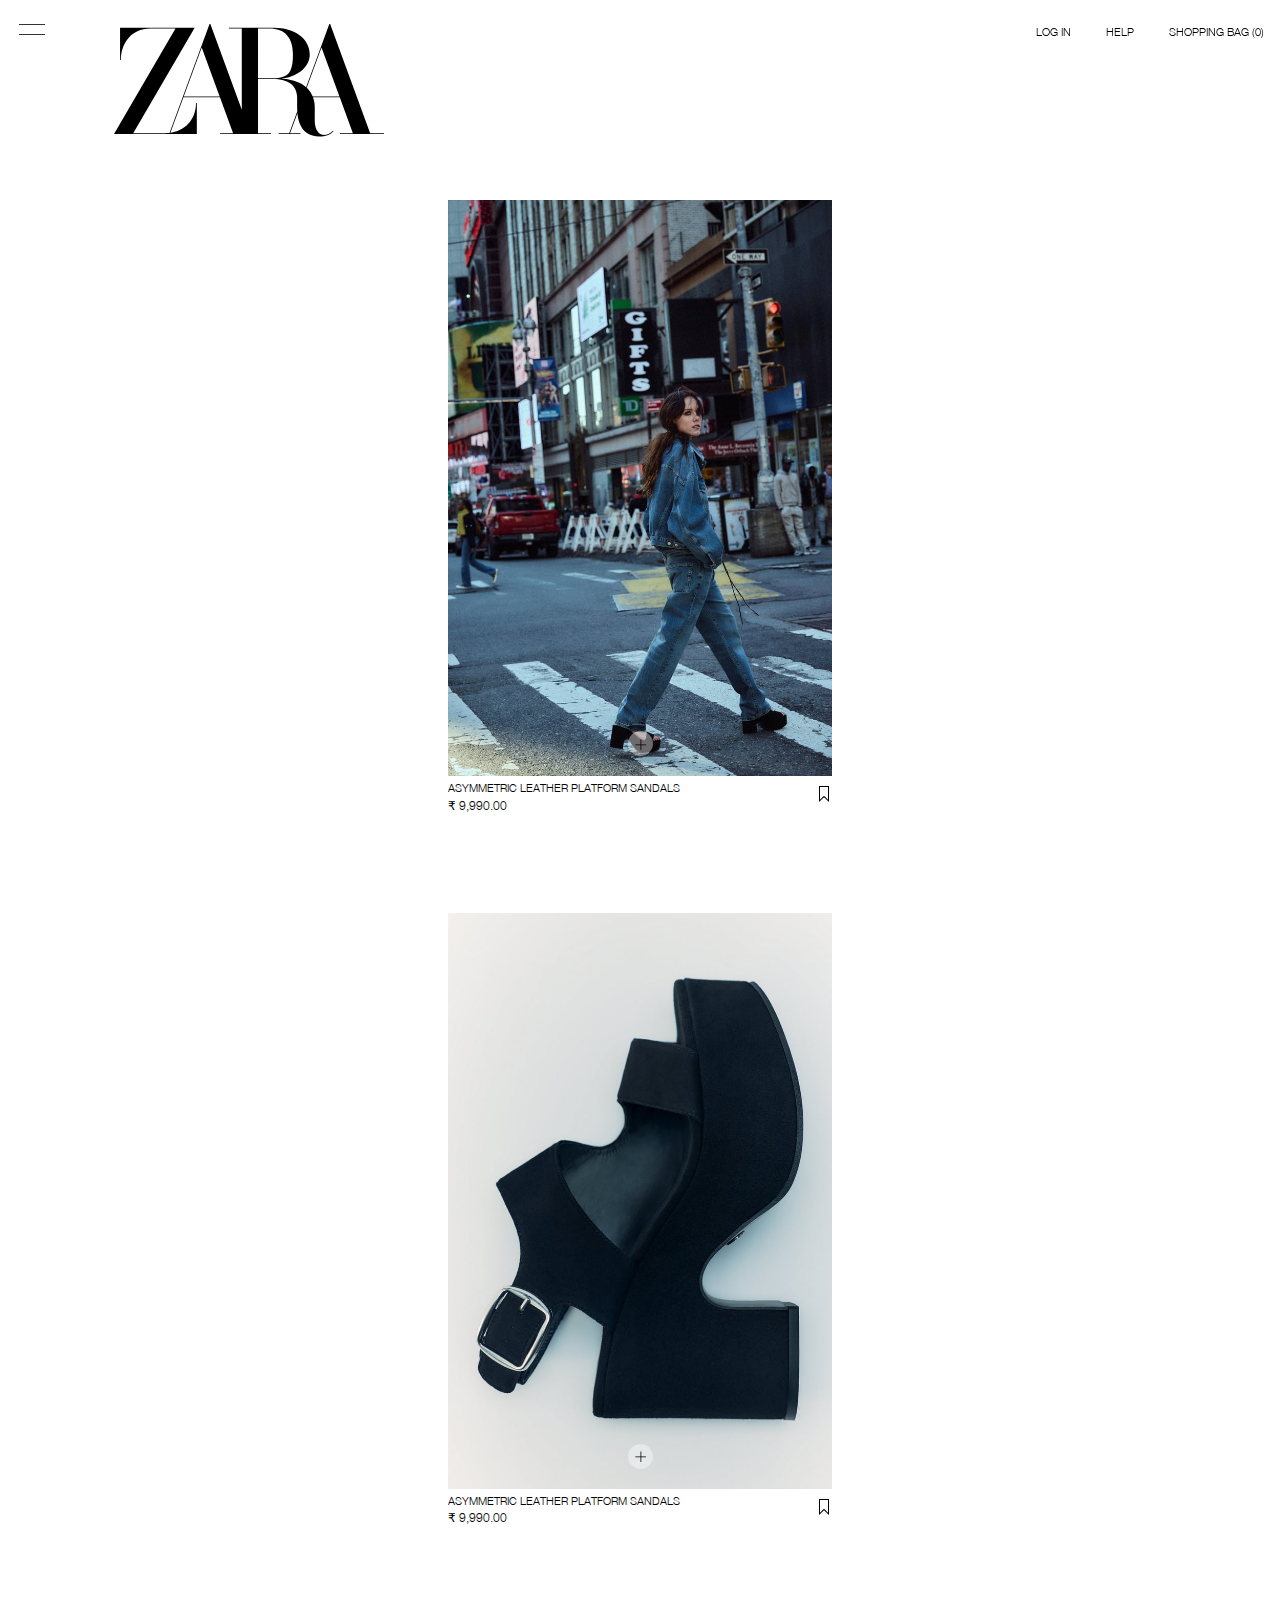
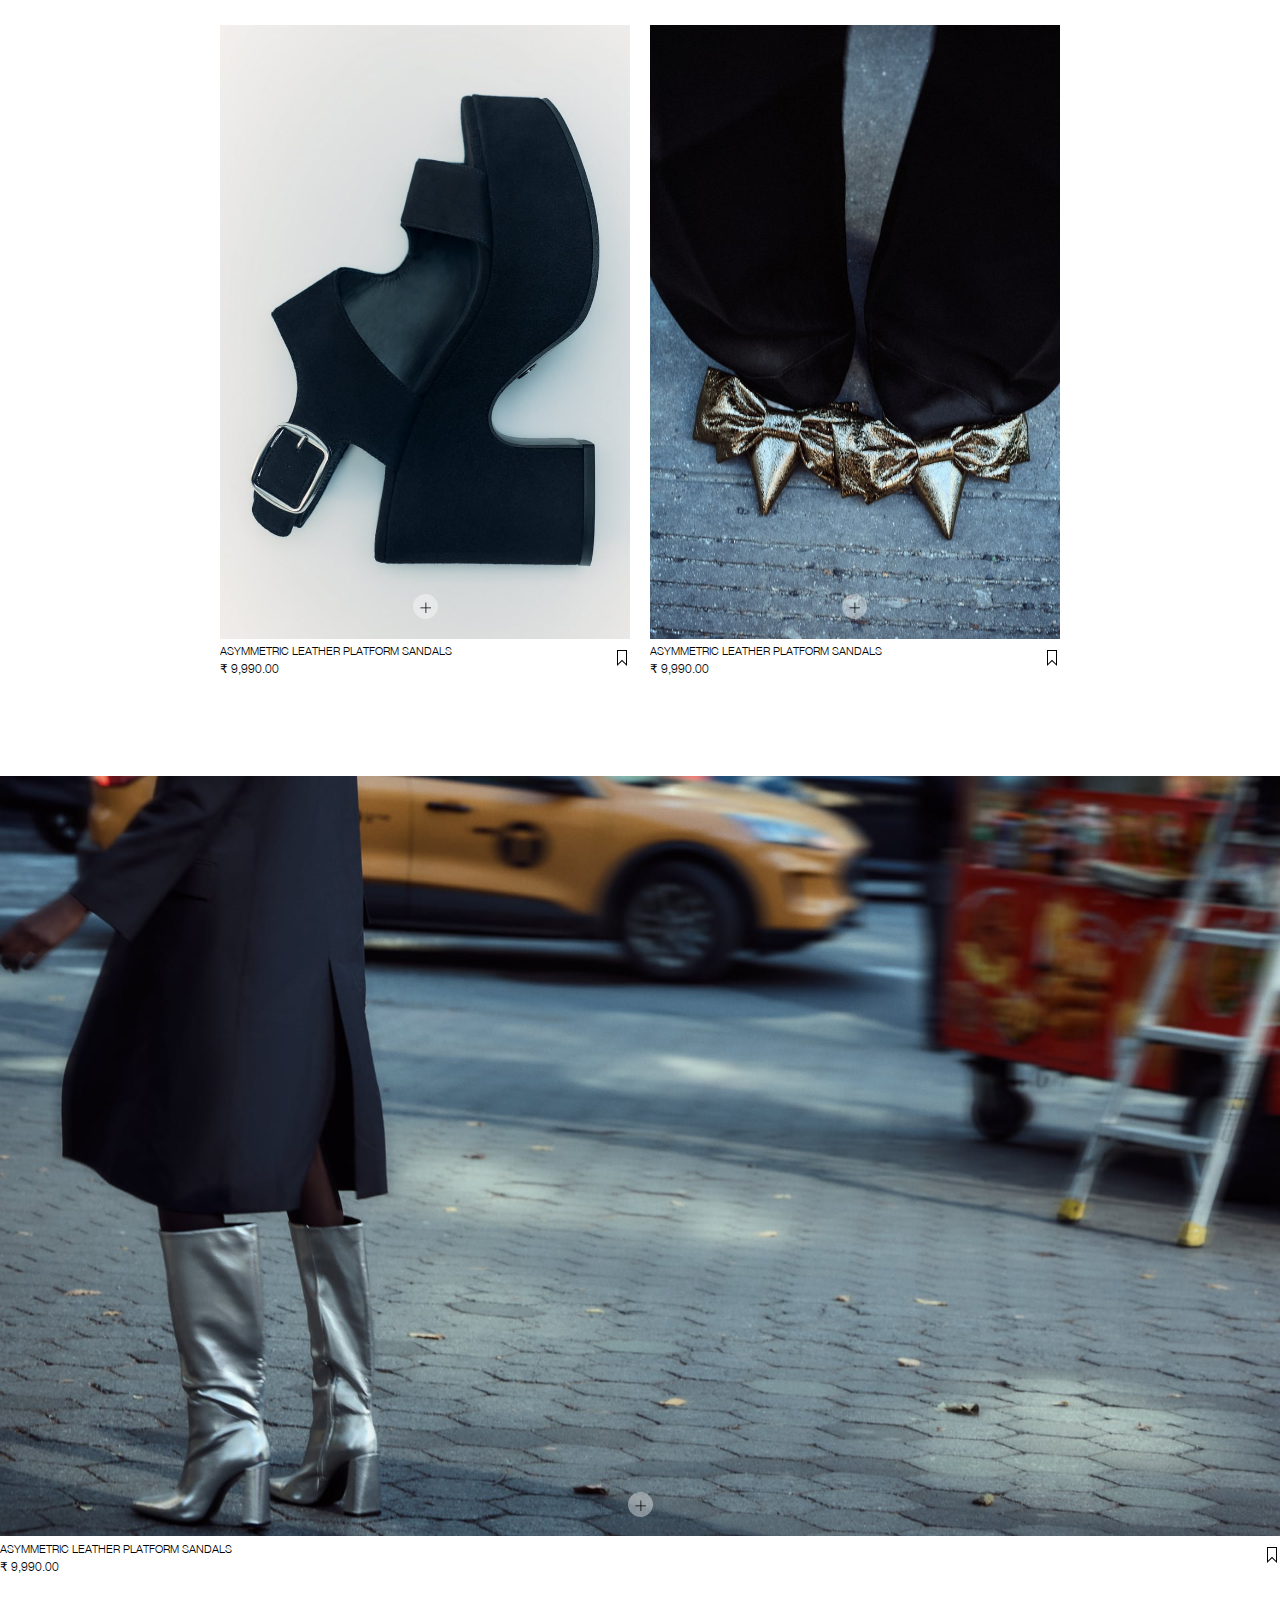
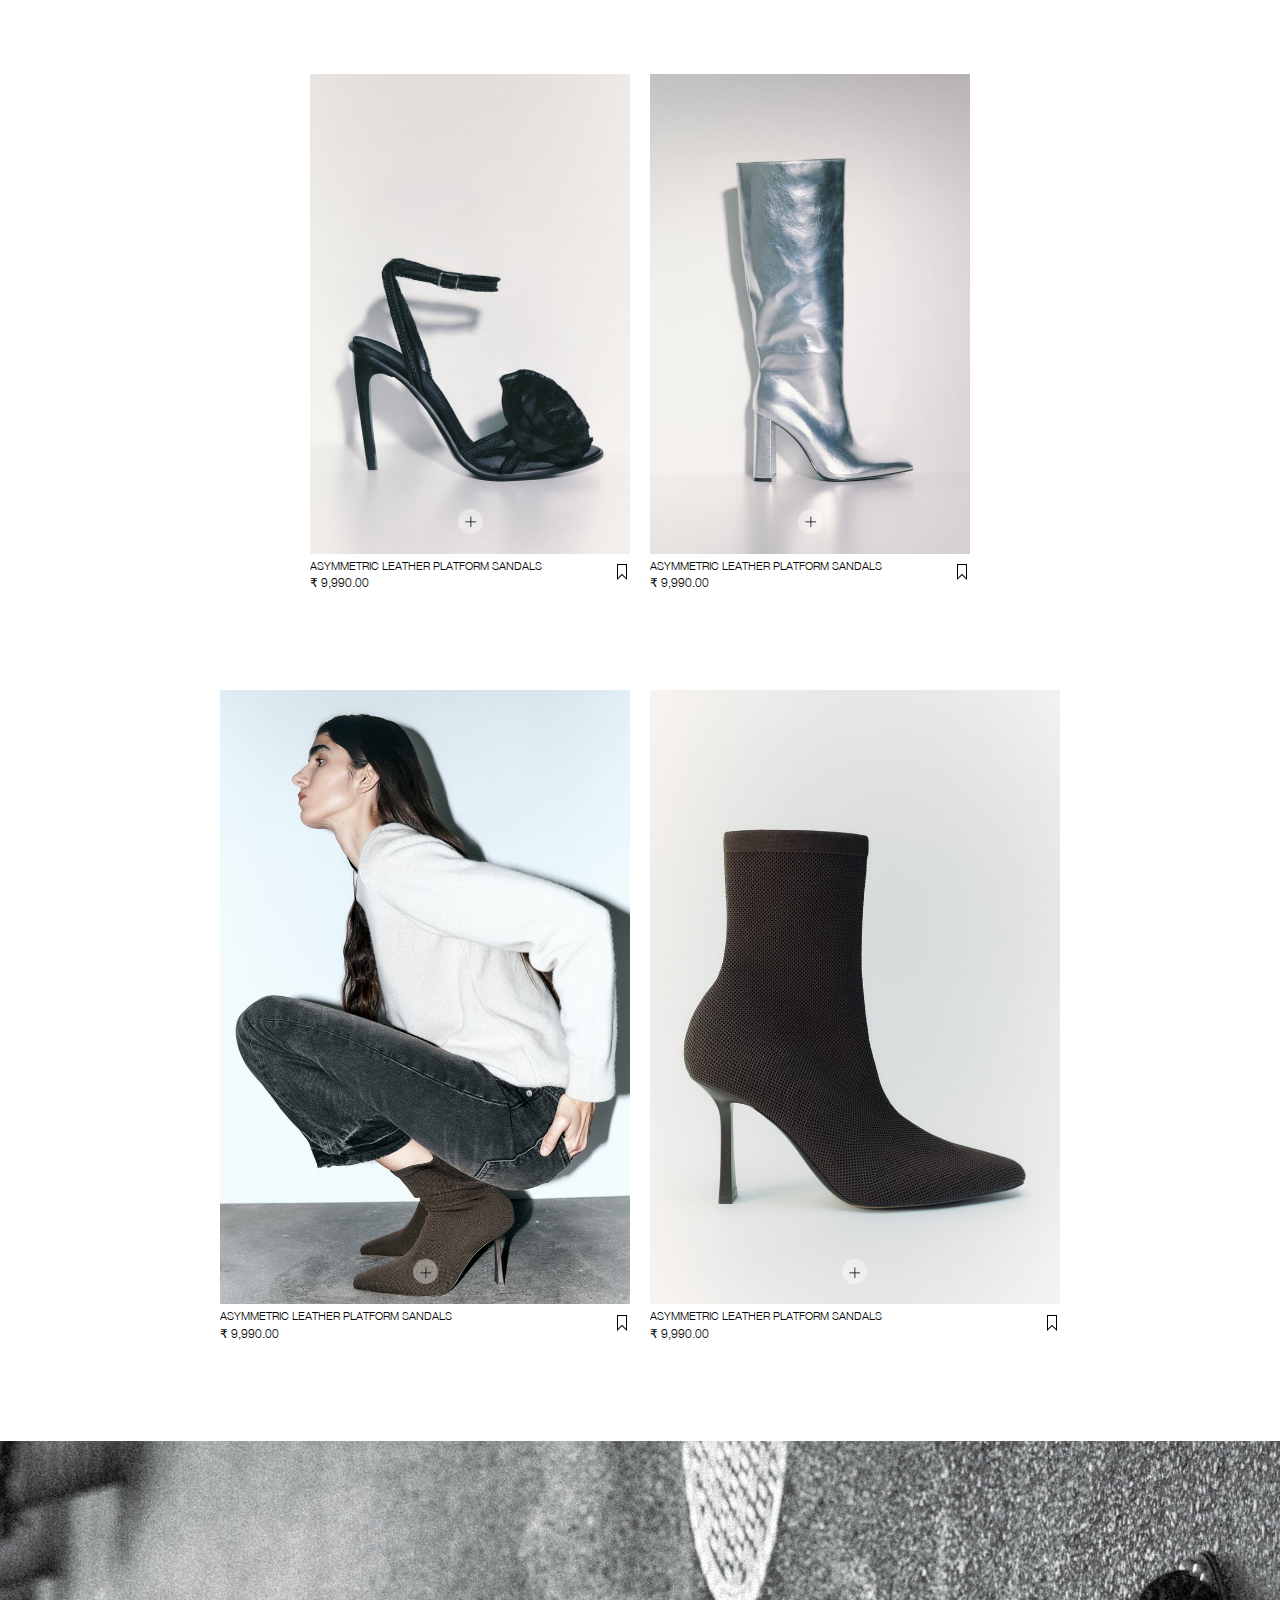
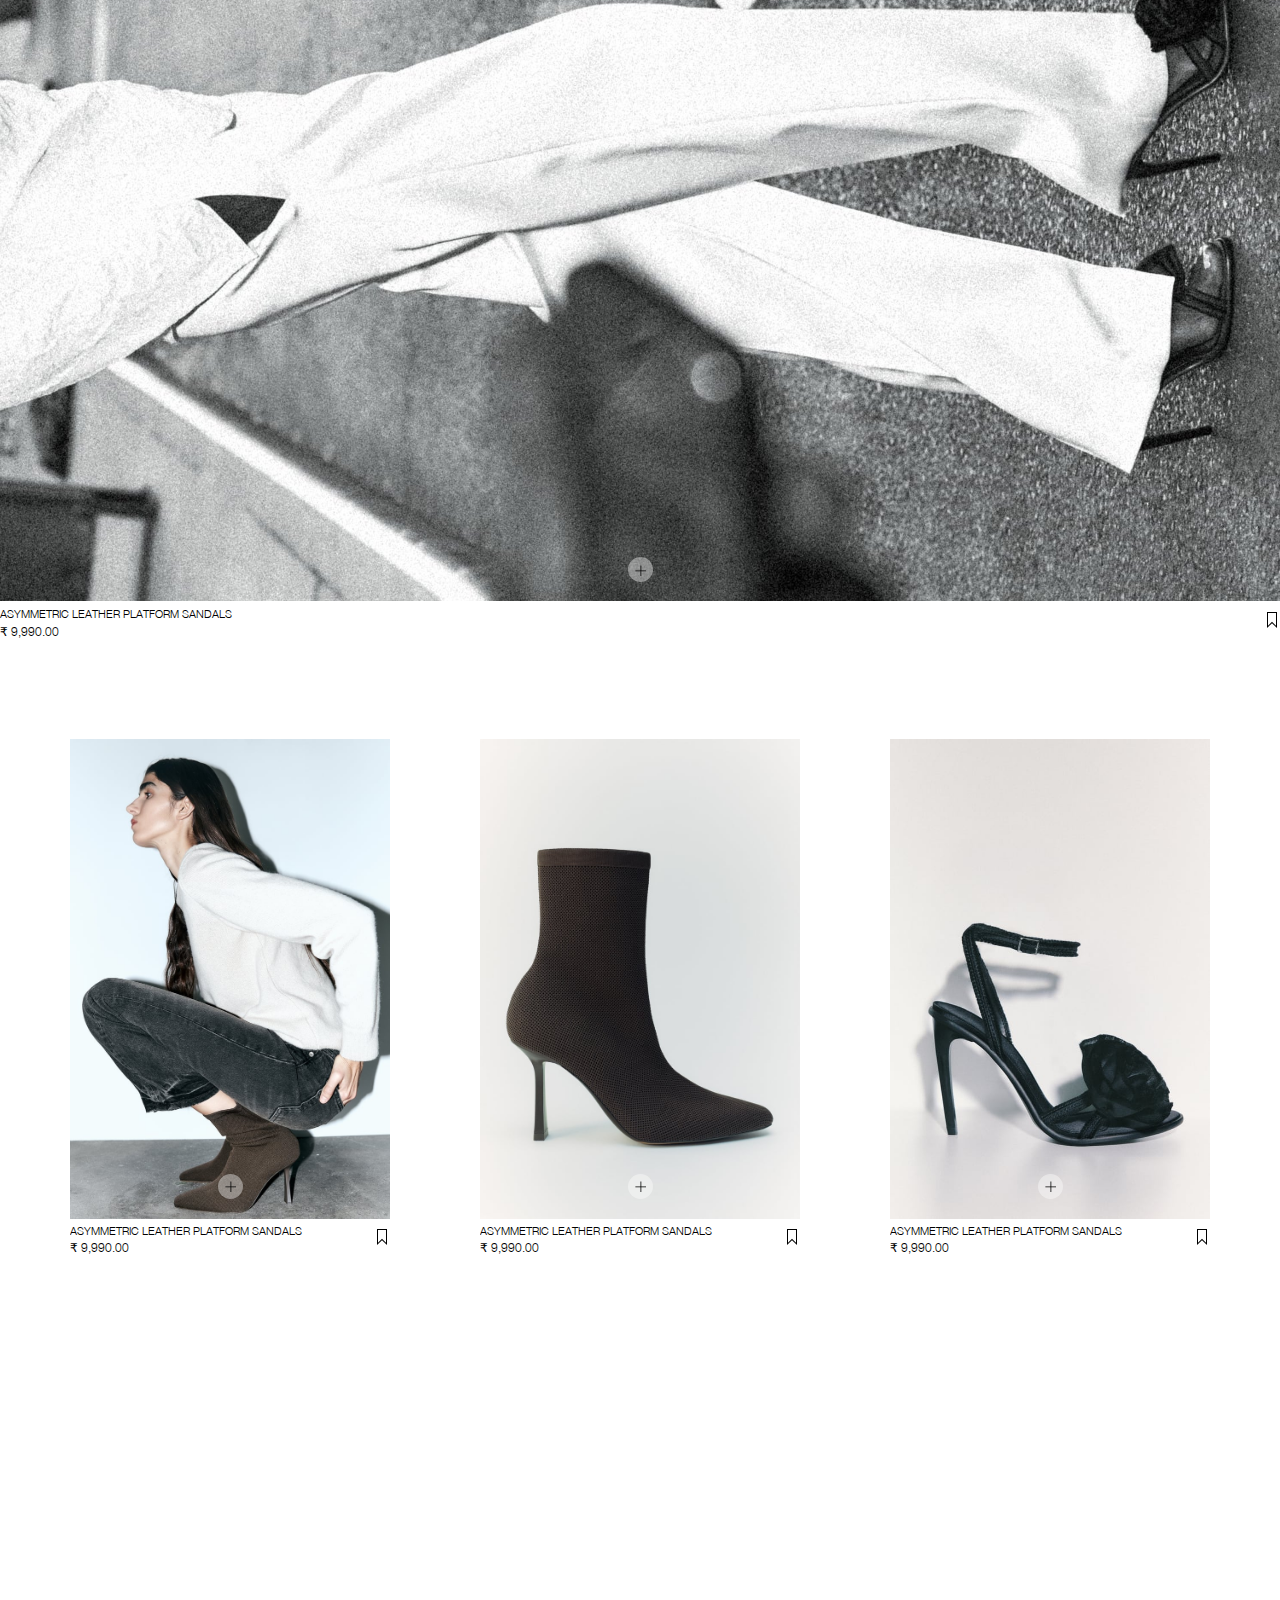
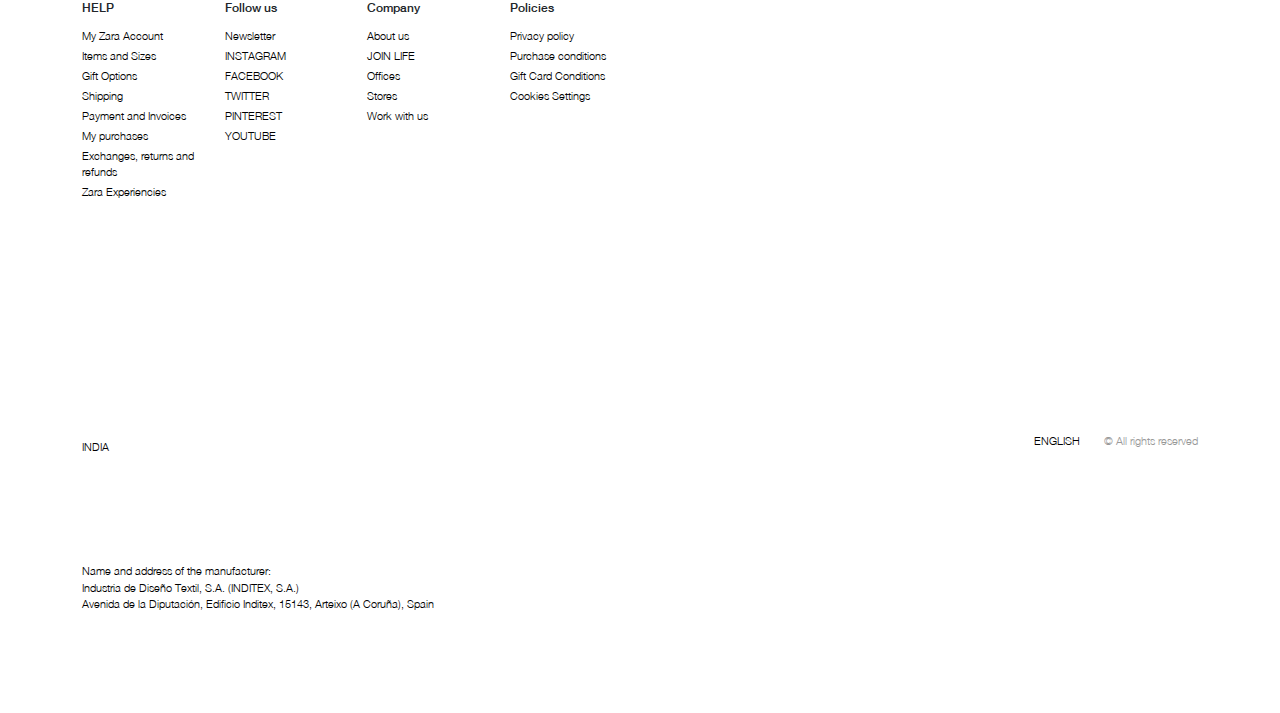
<file: category.html>
<!DOCTYPE html>
<html lang="en">
  <head>
    <meta charset="UTF-8" />
    <meta name="viewport" content="width=device-width, initial-scale=1.0" />
    <title>Zara-Category</title>
    <link rel="stylesheet" href="css/bootstrap.min.css" />
    <link rel="stylesheet" href="css/style.css" />
    <link rel="stylesheet" href="css/category.css" />
    <link
      rel="stylesheet"
      href="https://unpkg.com/swiper/swiper-bundle.min.css"
    />
    <script></script>
  </head>

  <body>
    <header class="site-header">
      <div class="menu-bar menu-button" id="menu-bar"></div>
      <div class="menu-container">
        <div class="menu-sub-container">
          <div class="logo">
            <a class="logo-link" href="#" title="Your Logo">
              <svg viewBox="0 0 132 55" xmlns="http://www.w3.org/2000/svg">
                <path
                  fill-rule="evenodd"
                  clip-rule="evenodd"
                  d="M105.673.035l19.557 53.338 6.77.002v.383h-21.548v-.383h6.344l-6.431-17.54H97.311v.007l.07.204c.521 1.548.78 3.17.764 4.803v6.575c0 3.382 1.494 6.81 4.347 6.81 1.675 0 3.012-.59 4.604-2.046l.227.211C105.594 54.224 103.5 55 100.36 55c-2.37 0-4.398-.57-6.03-1.693l-.309-.222c-2.148-1.624-3.542-4.278-4.142-7.89l-.096-.583-.1-.882-.01-.152-3.599 9.792h5.107v.384H80.496v-.384h5.162l3.951-10.753v-.023a34.924 34.924 0 0 1-.075-1.906v-4.693c0-5.77-4.29-9.08-11.771-9.08H70.41v26.458h6.371v.383h-24.9v-.383h6.345l-6.431-17.54H33.948l-6.371 17.346.266-.044c8.366-1.442 12.213-7.827 12.265-14.55h.388v15.171H0L30.06 2.185H17.972C7.954 2.185 3.42 9.922 3.35 17.635h-.387V1.8h36.488l-.222.385L9.396 53.373h15.695c.39 0 .778-.019 1.169-.05.26-.018.522-.044.788-.077l.095-.01L46.703 0h.387l.013.035 15.369 41.916V2.185h-6.328v-.39h21.778c10.467 0 17.774 5.372 17.774 13.068 0 5.612-5.005 10.27-12.45 11.595l-1.367.174 1.377.14c4.515.517 8.1 1.906 10.641 4.127l.017.016L105.273 0h.386l.014.035zm-8.552 35.32l.038.094h13.061l-8.773-23.928-7.221 19.67.039.037.367.364a11.876 11.876 0 0 1 2.489 3.762zM70.415 26.53V2.185h5.611c7.496 0 11.454 4.414 11.454 12.76 0 8.877-2.272 11.585-9.717 11.585h-7.348zM42.882 11.521L34.09 35.45h17.565L42.882 11.52z"
                ></path>
              </svg>
            </a>
          </div>
          <div class="menu-universes-bar-container">
            <div class="mobile-close-section">
              <div class="mobile-close"></div>
            </div>

            <div class="shopping-cart-mobile-section">
              <a
                class="header-link shopping-cart shopping-cart-mobile"
                href="#"
                tabindex="0"
              >
                <span>SHOPPING BAG</span>
                <span class="item-count">(0)</span>
              </a>
            </div>
            <div class="menu-universes-bar-item-category">
              <ul class="menu-universes-bar-item-category-row">
                <li>
                  <button class="menu-universes-bar-item-category-item">
                    EDITION
                  </button>
                </li>
                <li>
                  <button class="menu-universes-bar-item-category-item">
                    DIWALI
                  </button>
                </li>
                <li>
                  <button class="menu-universes-bar-item-category-item">
                    PARTY
                  </button>
                </li>
                <li>
                  <button class="menu-universes-bar-item-category-item">
                    NEW
                  </button>
                </li>
              </ul>
              <ul class="menu-universes-bar-item-category-row">
                <li>
                  <button class="menu-universes-bar-item-category-item">
                    BEST SELLERS
                  </button>
                </li>
                <li>
                  <button class="menu-universes-bar-item-category-item">
                    JACKETS
                  </button>
                </li>
              </ul>
              <ul class="menu-universes-bar-item-category-row">
                <li>
                  <button class="menu-universes-bar-item-category-item">
                    EDITION
                  </button>
                </li>
                <li>
                  <button class="menu-universes-bar-item-category-item">
                    DIWALI
                  </button>
                </li>
                <li>
                  <button class="menu-universes-bar-item-category-item">
                    PARTY
                  </button>
                </li>
                <li>
                  <button class="menu-universes-bar-item-category-item">
                    NEW
                  </button>
                </li>
              </ul>
              <ul class="menu-universes-bar-item-category-row">
                <li>
                  <button class="menu-universes-bar-item-category-item">
                    PUFFERS
                  </button>
                </li>
                <li>
                  <button class="menu-universes-bar-item-category-item">
                    SHIRTS
                  </button>
                </li>
                <li>
                  <button class="menu-universes-bar-item-category-item">
                    JEANS
                  </button>
                </li>
              </ul>
              <ul class="menu-universes-bar-item-category-row">
                <li>
                  <button class="menu-universes-bar-item-category-item">
                    T-SHIRTS
                  </button>
                </li>
              </ul>
            </div>
          </div>
        </div>
      </div>
      <div class="header-links">
        <a class="header-link" href="login.html" tabindex="0">LOG IN</a>
        <a class="header-link" href="#" tabindex="0">HELP</a>
        <a class="header-link shopping-cart" href="#" tabindex="0">
          <span>SHOPPING BAG</span>
          <span class="item-count">(0)</span>
        </a>
      </div>
    </header>
    <section class="category-product-main top-space">
      <ul class="product-grid-block-single">
        <li class="product__figure-single">
          <div class="products-category-grid-media-container">
            <a href="#">
              <div class="media__wrapper">
                <div class="media__wrapper-slider">
                  <div class="swiper-wrapper">
                    <div class="swiper-slide">
                      <img
                        src="img/shoes-1.jpg"
                        alt="product-1"
                        class="img-fluid"
                      />
                    </div>
                    <div class="swiper-slide">
                      <img
                        src="img/shoes-2.jpg"
                        alt="product-2"
                        class="img-fluid"
                      />
                    </div>
                    <div class="swiper-slide">
                      <img
                        src="img/shoes-3.jpg"
                        alt="product-3"
                        class="img-fluid"
                      />
                    </div>
                  </div>
                </div>
                <div class="product-grid-product__add-to-cart">
                  <button class="product-add-to-cart__button">
                    <svg
                      class="product-add-to-cart__button-icon"
                      viewBox="0 0 7 7"
                      fill="#000"
                      xmlns="http://www.w3.org/2000/svg"
                    >
                      <path
                        d="M4 3.505V.255h-.5v3.25H.25v.5H3.5v3.25H4v-3.25h3.25v-.5H4z"
                      ></path>
                    </svg>
                  </button>
                </div>
              </div>
            </a>
            <div class="media__wrapper-dec">
              <div class="media__wrapper-line">
                <a href="#">ASYMMETRIC LEATHER PLATFORM SANDALS</a>
                <button>
                  <svg
                    class="wishlist-icon wishlist-icon--grid"
                    preserveAspectRatio="xMidYMid slice"
                    width="24"
                    heigth="24"
                    height="24"
                    viewBox="0 0 24 24"
                    xmlns="http://www.w3.org/2000/svg"
                    fill="inherit"
                    stroke="inherit"
                  >
                    <path
                      fill-rule="evenodd"
                      clip-rule="evenodd"
                      d="M12 15.238L17 20V4H7v16l5-4.762zm-4 2.429l4-3.81 4 3.81V5H8v12.667z"
                    ></path>
                  </svg>
                </button>
              </div>
              <span>₹ 9,990.00</span>
            </div>
          </div>
        </li>
      </ul>
      <ul class="product-grid-block-blank">
        <li class="product-grid-block-dynamic__spacer"></li>
        <li class="product-grid-block-dynamic__spacer"></li>
      </ul>
      <ul class="product-grid-block-single">
        <li class="product__figure-single">
          <div class="products-category-grid-media-container">
            <a href="#">
              <div class="media__wrapper">
                <div class="media__wrapper-slider">
                  <div class="swiper-wrapper">
                    <div class="swiper-slide">
                      <img
                        src="img/shoes-2.jpg"
                        alt="product-1"
                        class="img-fluid"
                      />
                    </div>
                    <div class="swiper-slide">
                      <img
                        src="img/shoes-3.jpg"
                        alt="product-2"
                        class="img-fluid"
                      />
                    </div>
                    <div class="swiper-slide">
                      <img
                        src="img/shoes-4.jpg"
                        alt="product-3"
                        class="img-fluid"
                      />
                    </div>
                  </div>
                </div>
                <img src="img/shoes-2.jpg" alt="shoes-2" class="img-fluid" />
                <div class="product-grid-product__add-to-cart">
                  <button class="product-add-to-cart__button">
                    <svg
                      class="product-add-to-cart__button-icon"
                      viewBox="0 0 7 7"
                      fill="#000"
                      xmlns="http://www.w3.org/2000/svg"
                    >
                      <path
                        d="M4 3.505V.255h-.5v3.25H.25v.5H3.5v3.25H4v-3.25h3.25v-.5H4z"
                      ></path>
                    </svg>
                  </button>
                </div>
              </div>
            </a>
            <div class="media__wrapper-dec">
              <div class="media__wrapper-line">
                <a href="#">ASYMMETRIC LEATHER PLATFORM SANDALS</a>
                <button>
                  <svg
                    class="wishlist-icon wishlist-icon--grid"
                    preserveAspectRatio="xMidYMid slice"
                    width="24"
                    heigth="24"
                    height="24"
                    viewBox="0 0 24 24"
                    xmlns="http://www.w3.org/2000/svg"
                    fill="inherit"
                    stroke="inherit"
                  >
                    <path
                      fill-rule="evenodd"
                      clip-rule="evenodd"
                      d="M12 15.238L17 20V4H7v16l5-4.762zm-4 2.429l4-3.81 4 3.81V5H8v12.667z"
                    ></path>
                  </svg>
                </button>
              </div>
              <span>₹ 9,990.00</span>
            </div>
          </div>
        </li>
      </ul>
      <ul class="product-grid-block-blank">
        <li class="product-grid-block-dynamic__spacer"></li>
        <li class="product-grid-block-dynamic__spacer"></li>
      </ul>
      <ul class="two-product-grid-block-dynamic">
        <li class="product__figure-single two-left-product">
          <div class="products-category-grid-media-container">
            <a href="#">
              <div class="media__wrapper">
                <div class="media__wrapper-slider">
                  <div class="swiper-wrapper">
                    <div class="swiper-slide">
                      <img
                        src="img/shoes-2.jpg"
                        alt="product-1"
                        class="img-fluid"
                      />
                    </div>
                    <div class="swiper-slide">
                      <img
                        src="img/shoes-3.jpg"
                        alt="product-2"
                        class="img-fluid"
                      />
                    </div>
                    <div class="swiper-slide">
                      <img
                        src="img/shoes-4.jpg"
                        alt="product-3"
                        class="img-fluid"
                      />
                    </div>
                  </div>
                </div>
                <img src="img/shoes-3.jpg" alt="shoes-3" class="img-fluid" />
                <div class="product-grid-product__add-to-cart">
                  <button class="product-add-to-cart__button">
                    <svg
                      class="product-add-to-cart__button-icon"
                      viewBox="0 0 7 7"
                      fill="#000"
                      xmlns="http://www.w3.org/2000/svg"
                    >
                      <path
                        d="M4 3.505V.255h-.5v3.25H.25v.5H3.5v3.25H4v-3.25h3.25v-.5H4z"
                      ></path>
                    </svg>
                  </button>
                </div>
              </div>
            </a>
            <div class="media__wrapper-dec">
              <div class="media__wrapper-line">
                <a href="#">ASYMMETRIC LEATHER PLATFORM SANDALS</a>
                <button>
                  <svg
                    class="wishlist-icon wishlist-icon--grid"
                    preserveAspectRatio="xMidYMid slice"
                    width="24"
                    heigth="24"
                    height="24"
                    viewBox="0 0 24 24"
                    xmlns="http://www.w3.org/2000/svg"
                    fill="inherit"
                    stroke="inherit"
                  >
                    <path
                      fill-rule="evenodd"
                      clip-rule="evenodd"
                      d="M12 15.238L17 20V4H7v16l5-4.762zm-4 2.429l4-3.81 4 3.81V5H8v12.667z"
                    ></path>
                  </svg>
                </button>
              </div>
              <span>₹ 9,990.00</span>
            </div>
          </div>
        </li>
        <li class="product__figure-single two-right-product">
          <div class="products-category-grid-media-container">
            <a href="#">
              <div class="media__wrapper">
                <div class="media__wrapper-slider">
                  <div class="swiper-wrapper">
                    <div class="swiper-slide">
                      <img
                        src="img/shoes-4.jpg"
                        alt="product-1"
                        class="img-fluid"
                      />
                    </div>
                    <div class="swiper-slide">
                      <img
                        src="img/shoes-3.jpg"
                        alt="product-2"
                        class="img-fluid"
                      />
                    </div>
                    <div class="swiper-slide">
                      <img
                        src="img/shoes-9.jpg"
                        alt="product-3"
                        class="img-fluid"
                      />
                    </div>
                  </div>
                </div>
                <img src="img/shoes-4.jpg" alt="shoes-4" class="img-fluid" />
                <div class="product-grid-product__add-to-cart">
                  <button class="product-add-to-cart__button">
                    <svg
                      class="product-add-to-cart__button-icon"
                      viewBox="0 0 7 7"
                      fill="#000"
                      xmlns="http://www.w3.org/2000/svg"
                    >
                      <path
                        d="M4 3.505V.255h-.5v3.25H.25v.5H3.5v3.25H4v-3.25h3.25v-.5H4z"
                      ></path>
                    </svg>
                  </button>
                </div>
              </div>
            </a>
            <div class="media__wrapper-dec">
              <div class="media__wrapper-line">
                <a href="#">ASYMMETRIC LEATHER PLATFORM SANDALS</a>
                <button>
                  <svg
                    class="wishlist-icon wishlist-icon--grid"
                    preserveAspectRatio="xMidYMid slice"
                    width="24"
                    heigth="24"
                    height="24"
                    viewBox="0 0 24 24"
                    xmlns="http://www.w3.org/2000/svg"
                    fill="inherit"
                    stroke="inherit"
                  >
                    <path
                      fill-rule="evenodd"
                      clip-rule="evenodd"
                      d="M12 15.238L17 20V4H7v16l5-4.762zm-4 2.429l4-3.81 4 3.81V5H8v12.667z"
                    ></path>
                  </svg>
                </button>
              </div>
              <span>₹ 9,990.00</span>
            </div>
          </div>
        </li>
      </ul>
      <ul class="product-grid-block-blank">
        <li class="product-grid-block-dynamic__spacer"></li>
        <li class="product-grid-block-dynamic__spacer"></li>
      </ul>
      <ul class="full-width-dynamic-product-grid-block">
        <li class="product__figure-single">
          <div class="products-category-grid-media-container">
            <a href="#">
              <div class="media__wrapper">
                <div class="media__wrapper-slider">
                  <div class="swiper-wrapper">
                    <div class="swiper-slide">
                      <img
                        src="img/shoes-5.jpg"
                        alt="product-1"
                        class="img-fluid"
                      />
                    </div>
                    <div class="swiper-slide">
                      <img
                        src="img/shoes-10.jpg"
                        alt="product-1"
                        class="img-fluid"
                      />
                    </div>
                  </div>
                </div>
                <div class="product-grid-product__add-to-cart">
                  <button class="product-add-to-cart__button">
                    <svg
                      class="product-add-to-cart__button-icon"
                      viewBox="0 0 7 7"
                      fill="#000"
                      xmlns="http://www.w3.org/2000/svg"
                    >
                      <path
                        d="M4 3.505V.255h-.5v3.25H.25v.5H3.5v3.25H4v-3.25h3.25v-.5H4z"
                      ></path>
                    </svg>
                  </button>
                </div>
              </div>
            </a>
            <div class="media__wrapper-dec">
              <div class="media__wrapper-line">
                <a href="#">ASYMMETRIC LEATHER PLATFORM SANDALS</a>
                <button>
                  <svg
                    class="wishlist-icon wishlist-icon--grid"
                    preserveAspectRatio="xMidYMid slice"
                    width="24"
                    heigth="24"
                    height="24"
                    viewBox="0 0 24 24"
                    xmlns="http://www.w3.org/2000/svg"
                    fill="inherit"
                    stroke="inherit"
                  >
                    <path
                      fill-rule="evenodd"
                      clip-rule="evenodd"
                      d="M12 15.238L17 20V4H7v16l5-4.762zm-4 2.429l4-3.81 4 3.81V5H8v12.667z"
                    ></path>
                  </svg>
                </button>
              </div>
              <span>₹ 9,990.00</span>
            </div>
          </div>
        </li>
      </ul>
      <ul class="product-grid-block-blank">
        <li class="product-grid-block-dynamic__spacer"></li>
        <li class="product-grid-block-dynamic__spacer"></li>
      </ul>
      <ul class="two-product-grid-block-dynamic two-small-product-block">
        <li class="product__figure-single two-left-product">
          <div class="products-category-grid-media-container">
            <a href="#">
              <div class="media__wrapper">
                <img src="img/shoes-8.jpg" alt="shoes-8" class="img-fluid" />
                <div class="product-grid-product__add-to-cart">
                  <button class="product-add-to-cart__button">
                    <svg
                      class="product-add-to-cart__button-icon"
                      viewBox="0 0 7 7"
                      fill="#000"
                      xmlns="http://www.w3.org/2000/svg"
                    >
                      <path
                        d="M4 3.505V.255h-.5v3.25H.25v.5H3.5v3.25H4v-3.25h3.25v-.5H4z"
                      ></path>
                    </svg>
                  </button>
                </div>
              </div>
            </a>
            <div class="media__wrapper-dec">
              <div class="media__wrapper-line">
                <a href="#">ASYMMETRIC LEATHER PLATFORM SANDALS</a>
                <button>
                  <svg
                    class="wishlist-icon wishlist-icon--grid"
                    preserveAspectRatio="xMidYMid slice"
                    width="24"
                    heigth="24"
                    height="24"
                    viewBox="0 0 24 24"
                    xmlns="http://www.w3.org/2000/svg"
                    fill="inherit"
                    stroke="inherit"
                  >
                    <path
                      fill-rule="evenodd"
                      clip-rule="evenodd"
                      d="M12 15.238L17 20V4H7v16l5-4.762zm-4 2.429l4-3.81 4 3.81V5H8v12.667z"
                    ></path>
                  </svg>
                </button>
              </div>
              <span>₹ 9,990.00</span>
            </div>
          </div>
        </li>
        <li class="product__figure-single two-right-product">
          <div class="products-category-grid-media-container">
            <a href="#">
              <div class="media__wrapper">
                <img src="img/shoes-9.jpg" alt="shoes-9" class="img-fluid" />
                <div class="product-grid-product__add-to-cart">
                  <button class="product-add-to-cart__button">
                    <svg
                      class="product-add-to-cart__button-icon"
                      viewBox="0 0 7 7"
                      fill="#000"
                      xmlns="http://www.w3.org/2000/svg"
                    >
                      <path
                        d="M4 3.505V.255h-.5v3.25H.25v.5H3.5v3.25H4v-3.25h3.25v-.5H4z"
                      ></path>
                    </svg>
                  </button>
                </div>
              </div>
            </a>
            <div class="media__wrapper-dec">
              <div class="media__wrapper-line">
                <a href="#">ASYMMETRIC LEATHER PLATFORM SANDALS</a>
                <button>
                  <svg
                    class="wishlist-icon wishlist-icon--grid"
                    preserveAspectRatio="xMidYMid slice"
                    width="24"
                    heigth="24"
                    height="24"
                    viewBox="0 0 24 24"
                    xmlns="http://www.w3.org/2000/svg"
                    fill="inherit"
                    stroke="inherit"
                  >
                    <path
                      fill-rule="evenodd"
                      clip-rule="evenodd"
                      d="M12 15.238L17 20V4H7v16l5-4.762zm-4 2.429l4-3.81 4 3.81V5H8v12.667z"
                    ></path>
                  </svg>
                </button>
              </div>
              <span>₹ 9,990.00</span>
            </div>
          </div>
        </li>
      </ul>
      <ul class="product-grid-block-blank">
        <li class="product-grid-block-dynamic__spacer"></li>
        <li class="product-grid-block-dynamic__spacer"></li>
      </ul>
      <ul class="two-product-grid-block-dynamic">
        <li class="product__figure-single two-left-product">
          <div class="products-category-grid-media-container">
            <a href="#">
              <div class="media__wrapper">
                <img src="img/shoes-6.jpg" alt="shoes-6" class="img-fluid" />
                <div class="product-grid-product__add-to-cart">
                  <button class="product-add-to-cart__button">
                    <svg
                      class="product-add-to-cart__button-icon"
                      viewBox="0 0 7 7"
                      fill="#000"
                      xmlns="http://www.w3.org/2000/svg"
                    >
                      <path
                        d="M4 3.505V.255h-.5v3.25H.25v.5H3.5v3.25H4v-3.25h3.25v-.5H4z"
                      ></path>
                    </svg>
                  </button>
                </div>
              </div>
            </a>
            <div class="media__wrapper-dec">
              <div class="media__wrapper-line">
                <a href="#">ASYMMETRIC LEATHER PLATFORM SANDALS</a>
                <button>
                  <svg
                    class="wishlist-icon wishlist-icon--grid"
                    preserveAspectRatio="xMidYMid slice"
                    width="24"
                    heigth="24"
                    height="24"
                    viewBox="0 0 24 24"
                    xmlns="http://www.w3.org/2000/svg"
                    fill="inherit"
                    stroke="inherit"
                  >
                    <path
                      fill-rule="evenodd"
                      clip-rule="evenodd"
                      d="M12 15.238L17 20V4H7v16l5-4.762zm-4 2.429l4-3.81 4 3.81V5H8v12.667z"
                    ></path>
                  </svg>
                </button>
              </div>
              <span>₹ 9,990.00</span>
            </div>
          </div>
        </li>
        <li class="product__figure-single two-right-product">
          <div class="products-category-grid-media-container">
            <a href="#">
              <div class="media__wrapper">
                <img src="img/shoes-7.jpg" alt="shoes-7" class="img-fluid" />
                <div class="product-grid-product__add-to-cart">
                  <button class="product-add-to-cart__button">
                    <svg
                      class="product-add-to-cart__button-icon"
                      viewBox="0 0 7 7"
                      fill="#000"
                      xmlns="http://www.w3.org/2000/svg"
                    >
                      <path
                        d="M4 3.505V.255h-.5v3.25H.25v.5H3.5v3.25H4v-3.25h3.25v-.5H4z"
                      ></path>
                    </svg>
                  </button>
                </div>
              </div>
            </a>
            <div class="media__wrapper-dec">
              <div class="media__wrapper-line">
                <a href="#">ASYMMETRIC LEATHER PLATFORM SANDALS</a>
                <button>
                  <svg
                    class="wishlist-icon wishlist-icon--grid"
                    preserveAspectRatio="xMidYMid slice"
                    width="24"
                    heigth="24"
                    height="24"
                    viewBox="0 0 24 24"
                    xmlns="http://www.w3.org/2000/svg"
                    fill="inherit"
                    stroke="inherit"
                  >
                    <path
                      fill-rule="evenodd"
                      clip-rule="evenodd"
                      d="M12 15.238L17 20V4H7v16l5-4.762zm-4 2.429l4-3.81 4 3.81V5H8v12.667z"
                    ></path>
                  </svg>
                </button>
              </div>
              <span>₹ 9,990.00</span>
            </div>
          </div>
        </li>
      </ul>
      <ul class="product-grid-block-blank">
        <li class="product-grid-block-dynamic__spacer"></li>
        <li class="product-grid-block-dynamic__spacer"></li>
      </ul>
      <ul class="full-width-dynamic-product-grid-block">
        <li class="product__figure-single">
          <div class="products-category-grid-media-container">
            <a href="#">
              <div class="media__wrapper">
                <img src="img/shoes-10.jpg" alt="shoes-10" class="img-fluid" />
                <div class="product-grid-product__add-to-cart">
                  <button class="product-add-to-cart__button">
                    <svg
                      class="product-add-to-cart__button-icon"
                      viewBox="0 0 7 7"
                      fill="#000"
                      xmlns="http://www.w3.org/2000/svg"
                    >
                      <path
                        d="M4 3.505V.255h-.5v3.25H.25v.5H3.5v3.25H4v-3.25h3.25v-.5H4z"
                      ></path>
                    </svg>
                  </button>
                </div>
              </div>
            </a>
            <div class="media__wrapper-dec">
              <div class="media__wrapper-line">
                <a href="#">ASYMMETRIC LEATHER PLATFORM SANDALS</a>
                <button>
                  <svg
                    class="wishlist-icon wishlist-icon--grid"
                    preserveAspectRatio="xMidYMid slice"
                    width="24"
                    heigth="24"
                    height="24"
                    viewBox="0 0 24 24"
                    xmlns="http://www.w3.org/2000/svg"
                    fill="inherit"
                    stroke="inherit"
                  >
                    <path
                      fill-rule="evenodd"
                      clip-rule="evenodd"
                      d="M12 15.238L17 20V4H7v16l5-4.762zm-4 2.429l4-3.81 4 3.81V5H8v12.667z"
                    ></path>
                  </svg>
                </button>
              </div>
              <span>₹ 9,990.00</span>
            </div>
          </div>
        </li>
      </ul>
      <ul class="product-grid-block-blank">
        <li class="product-grid-block-dynamic__spacer"></li>
        <li class="product-grid-block-dynamic__spacer"></li>
      </ul>
      <ul class="two-product-grid-block-dynamic two-small-product-block">
        <li class="product__figure-single two-left-product">
          <div class="products-category-grid-media-container">
            <a href="#">
              <div class="media__wrapper">
                <img src="img/shoes-6.jpg" alt="shoes-6" class="img-fluid" />
                <div class="product-grid-product__add-to-cart">
                  <button class="product-add-to-cart__button">
                    <svg
                      class="product-add-to-cart__button-icon"
                      viewBox="0 0 7 7"
                      fill="#000"
                      xmlns="http://www.w3.org/2000/svg"
                    >
                      <path
                        d="M4 3.505V.255h-.5v3.25H.25v.5H3.5v3.25H4v-3.25h3.25v-.5H4z"
                      ></path>
                    </svg>
                  </button>
                </div>
              </div>
            </a>
            <div class="media__wrapper-dec">
              <div class="media__wrapper-line">
                <a href="#">ASYMMETRIC LEATHER PLATFORM SANDALS</a>
                <button>
                  <svg
                    class="wishlist-icon wishlist-icon--grid"
                    preserveAspectRatio="xMidYMid slice"
                    width="24"
                    heigth="24"
                    height="24"
                    viewBox="0 0 24 24"
                    xmlns="http://www.w3.org/2000/svg"
                    fill="inherit"
                    stroke="inherit"
                  >
                    <path
                      fill-rule="evenodd"
                      clip-rule="evenodd"
                      d="M12 15.238L17 20V4H7v16l5-4.762zm-4 2.429l4-3.81 4 3.81V5H8v12.667z"
                    ></path>
                  </svg>
                </button>
              </div>
              <span>₹ 9,990.00</span>
            </div>
          </div>
        </li>
        <li class="product__figure-single two-center-product">
          <div class="products-category-grid-media-container">
            <a href="#">
              <div class="media__wrapper">
                <img src="img/shoes-7.jpg" alt="shoes-7" class="img-fluid" />
                <div class="product-grid-product__add-to-cart">
                  <button class="product-add-to-cart__button">
                    <svg
                      class="product-add-to-cart__button-icon"
                      viewBox="0 0 7 7"
                      fill="#000"
                      xmlns="http://www.w3.org/2000/svg"
                    >
                      <path
                        d="M4 3.505V.255h-.5v3.25H.25v.5H3.5v3.25H4v-3.25h3.25v-.5H4z"
                      ></path>
                    </svg>
                  </button>
                </div>
              </div>
            </a>
            <div class="media__wrapper-dec">
              <div class="media__wrapper-line">
                <a href="#">ASYMMETRIC LEATHER PLATFORM SANDALS</a>
                <button>
                  <svg
                    class="wishlist-icon wishlist-icon--grid"
                    preserveAspectRatio="xMidYMid slice"
                    width="24"
                    heigth="24"
                    height="24"
                    viewBox="0 0 24 24"
                    xmlns="http://www.w3.org/2000/svg"
                    fill="inherit"
                    stroke="inherit"
                  >
                    <path
                      fill-rule="evenodd"
                      clip-rule="evenodd"
                      d="M12 15.238L17 20V4H7v16l5-4.762zm-4 2.429l4-3.81 4 3.81V5H8v12.667z"
                    ></path>
                  </svg>
                </button>
              </div>
              <span>₹ 9,990.00</span>
            </div>
          </div>
        </li>
        <li class="product__figure-single two-right-product">
          <div class="products-category-grid-media-container">
            <a href="#">
              <div class="media__wrapper">
                <img src="img/shoes-8.jpg" alt="shoes-7" class="img-fluid" />
                <div class="product-grid-product__add-to-cart">
                  <button class="product-add-to-cart__button">
                    <svg
                      class="product-add-to-cart__button-icon"
                      viewBox="0 0 7 7"
                      fill="#000"
                      xmlns="http://www.w3.org/2000/svg"
                    >
                      <path
                        d="M4 3.505V.255h-.5v3.25H.25v.5H3.5v3.25H4v-3.25h3.25v-.5H4z"
                      ></path>
                    </svg>
                  </button>
                </div>
              </div>
            </a>
            <div class="media__wrapper-dec">
              <div class="media__wrapper-line">
                <a href="#">ASYMMETRIC LEATHER PLATFORM SANDALS</a>
                <button>
                  <svg
                    class="wishlist-icon wishlist-icon--grid"
                    preserveAspectRatio="xMidYMid slice"
                    width="24"
                    heigth="24"
                    height="24"
                    viewBox="0 0 24 24"
                    xmlns="http://www.w3.org/2000/svg"
                    fill="inherit"
                    stroke="inherit"
                  >
                    <path
                      fill-rule="evenodd"
                      clip-rule="evenodd"
                      d="M12 15.238L17 20V4H7v16l5-4.762zm-4 2.429l4-3.81 4 3.81V5H8v12.667z"
                    ></path>
                  </svg>
                </button>
              </div>
              <span>₹ 9,990.00</span>
            </div>
          </div>
        </li>
      </ul>
    </section>
    <!-- footer -->
    <section class="layout-footer__section-sec">
      <div class="container">
        <div class="layout-footer-sitemap-title">
          <div class="row">
            <div class="col-lg-6">
              <div class="row">
                <div class="col-lg-3">
                  <ul class="submenuUtilities">
                    <li class="footer-title">HELP</li>

                    <li>
                      <a href="#">My Zara Account</a>
                    </li>
                    <li>
                      <a href="#">Items and Sizes</a>
                    </li>

                    <li>
                      <a href="#">Gift Options</a>
                    </li>

                    <li>
                      <a href="#">Shipping</a>
                    </li>
                    <li>
                      <a href="#">Payment and Invoices</a>
                    </li>
                    <li>
                      <a href="#">My purchases</a>
                    </li>
                    <li>
                      <a href="#">Exchanges, returns and refunds</a>
                    </li>

                    <li>
                      <a href="#">Zara Experiencies</a>
                    </li>
                  </ul>
                </div>
                <div class="col-lg-3">
                  <ul class="submenuUtilities">
                    <li class="footer-title">Follow us</li>
                    <li>
                      <a href="#">Newsletter</a>
                    </li>

                    <li>
                      <a href="#">INSTAGRAM</a>
                    </li>
                    <li>
                      <a href="#">FACEBOOK</a>
                    </li>

                    <li>
                      <a href="#">TWITTER</a>
                    </li>

                    <li>
                      <a href="#">PINTEREST</a>
                    </li>

                    <li>
                      <a href="#">YOUTUBE</a>
                    </li>
                  </ul>
                </div>
                <div class="col-lg-3">
                  <ul class="submenuUtilities">
                    <li class="footer-title">Company</li>
                    <li>
                      <a href="#">About us</a>
                    </li>
                    <li>
                      <a href="#">JOIN LIFE</a>
                    </li>
                    <li>
                      <a href="#">Offices</a>
                    </li>
                    <li>
                      <a href="#">Stores</a>
                    </li>

                    <li>
                      <a href="#">Work with us</a>
                    </li>
                  </ul>
                </div>
                <div class="col-lg-3">
                  <ul class="submenuUtilities">
                    <li class="footer-title">Policies</li>
                    <li>
                      <a href="#">Privacy policy</a>
                    </li>
                    <li>
                      <a href="#">Purchase conditions</a>
                    </li>

                    <li>
                      <a href="#">Gift Card Conditions</a>
                    </li>

                    <li>
                      <a href="#"> Cookies Settings</a>
                    </li>
                  </ul>
                </div>
              </div>
            </div>
          </div>
        </div>
        <div class="layout-footer__section--bottom-nav">
          <div class="layout-footer__section-block">
            <a href="#">INDIA</a>
            <ul>
              <li><a href="#">ENGLISH</a></li>
              <li>
                <a href="#" class="layout-footer__copyright"
                  >© All rights reserved</a
                >
              </li>
            </ul>
          </div>
        </div>
        <div class="footer-company-info">
          <p>
            Name and address of the manufacturer:<br />Industria de Diseño
            Textil, S.A. (INDITEX, S.A.)<br />Avenida de la Diputación, Edificio
            Inditex, 15143, Arteixo (A Coruña), Spain
          </p>
        </div>
      </div>
    </section>
    <script
      src="https://cdnjs.cloudflare.com/ajax/libs/jquery/3.7.1/jquery.min.js"
      integrity="sha512-v2CJ7UaYy4JwqLDIrZUI/4hqeoQieOmAZNXBeQyjo21dadnwR+8ZaIJVT8EE2iyI61OV8e6M8PP2/4hpQINQ/g=="
      crossorigin="anonymous"
      referrerpolicy="no-referrer"
    ></script>
    <script src="js/bootstrap.min.js"></script>
    <script src="js/bootstrap.bundle.min.js"></script>
    <script src="js/popper.min.js"></script>
    <script src="https://unpkg.com/swiper/swiper-bundle.min.js"></script>
    <script type="text/javascript" src="js/script.js"></script>
  </body>
</html>
</file>
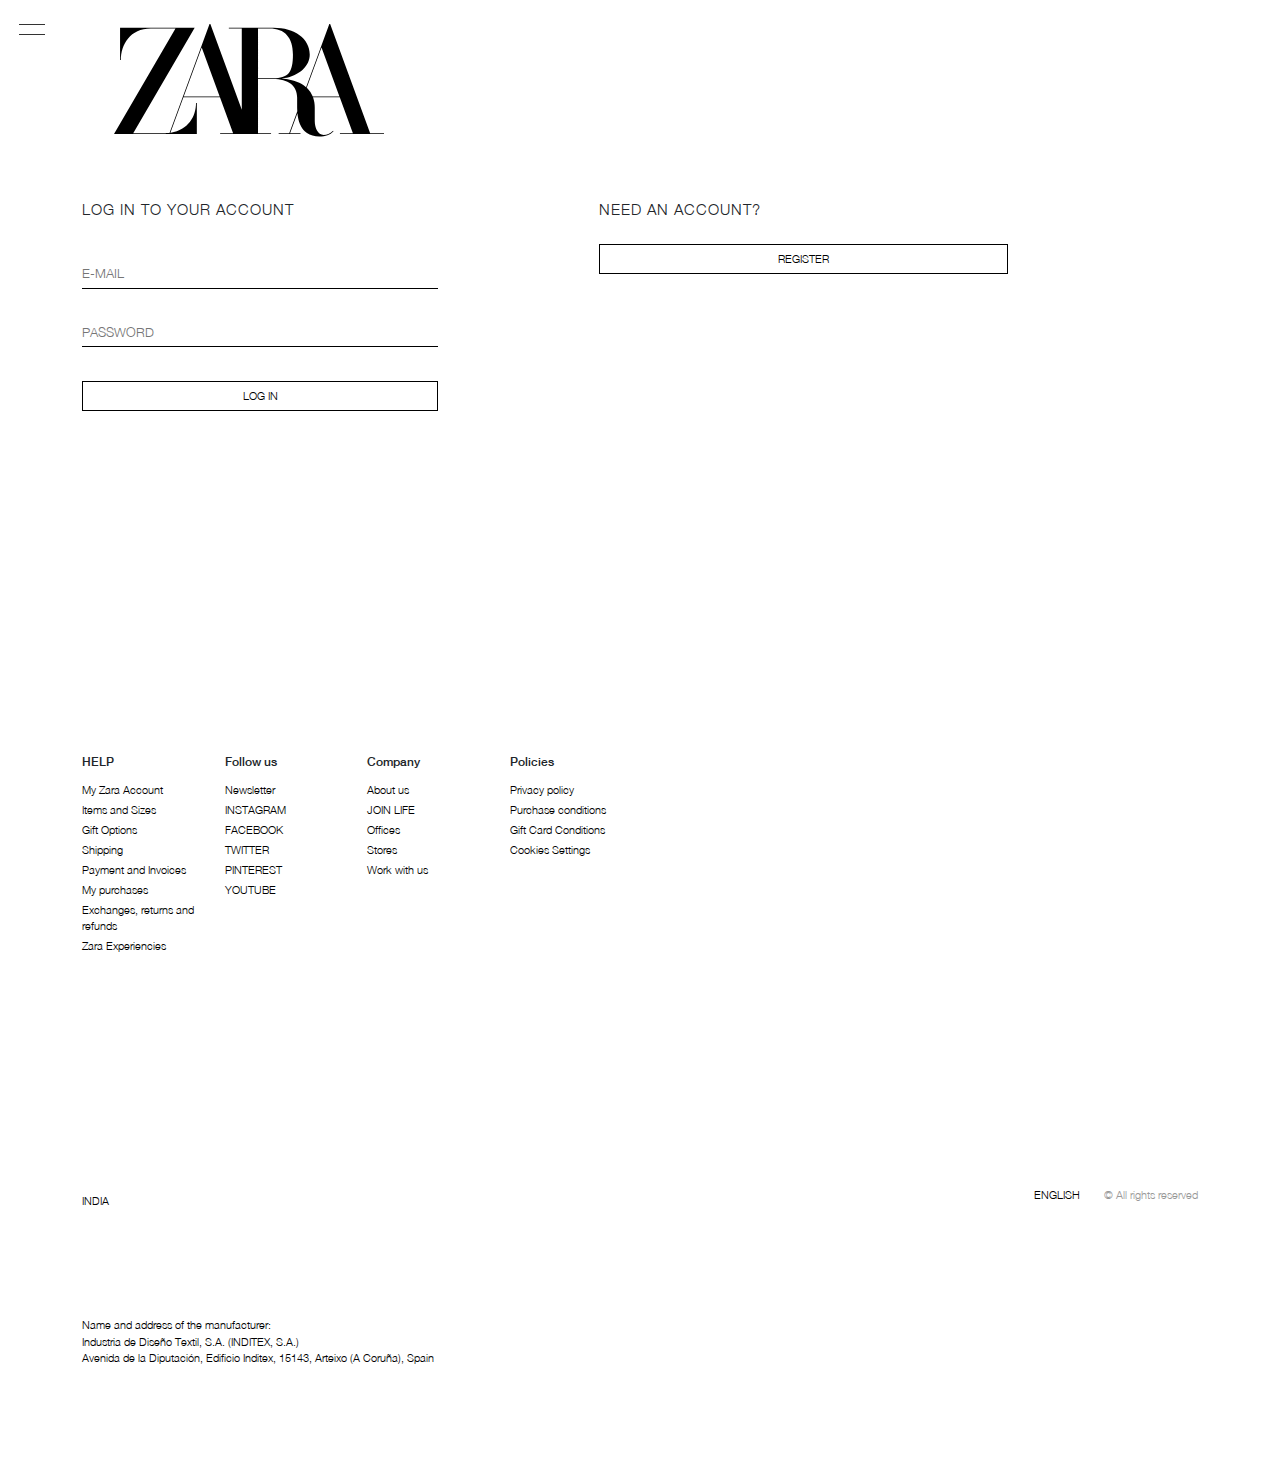
<file: login.html>
<!DOCTYPE html>
<html lang="en">
  <head>
    <meta charset="UTF-8" />
    <meta name="viewport" content="width=device-width, initial-scale=1.0" />
    <title>Zara - Login</title>
    <link rel="stylesheet" href="css/bootstrap.min.css" />
    <link rel="stylesheet" href="css/style.css" />
    <link rel="stylesheet" href="css/login.css" />
    <link
      rel="stylesheet"
      href="https://unpkg.com/swiper/swiper-bundle.min.css"
    />
  </head>
  <body>
    <header class="site-header">
      <div class="menu-bar menu-button" id="menu-bar"></div>
      <div class="menu-container">
        <div class="menu-sub-container">
          <div class="logo">
            <a class="logo-link" href="#" title="Your Logo">
              <svg viewBox="0 0 132 55" xmlns="http://www.w3.org/2000/svg">
                <path
                  fill-rule="evenodd"
                  clip-rule="evenodd"
                  d="M105.673.035l19.557 53.338 6.77.002v.383h-21.548v-.383h6.344l-6.431-17.54H97.311v.007l.07.204c.521 1.548.78 3.17.764 4.803v6.575c0 3.382 1.494 6.81 4.347 6.81 1.675 0 3.012-.59 4.604-2.046l.227.211C105.594 54.224 103.5 55 100.36 55c-2.37 0-4.398-.57-6.03-1.693l-.309-.222c-2.148-1.624-3.542-4.278-4.142-7.89l-.096-.583-.1-.882-.01-.152-3.599 9.792h5.107v.384H80.496v-.384h5.162l3.951-10.753v-.023a34.924 34.924 0 0 1-.075-1.906v-4.693c0-5.77-4.29-9.08-11.771-9.08H70.41v26.458h6.371v.383h-24.9v-.383h6.345l-6.431-17.54H33.948l-6.371 17.346.266-.044c8.366-1.442 12.213-7.827 12.265-14.55h.388v15.171H0L30.06 2.185H17.972C7.954 2.185 3.42 9.922 3.35 17.635h-.387V1.8h36.488l-.222.385L9.396 53.373h15.695c.39 0 .778-.019 1.169-.05.26-.018.522-.044.788-.077l.095-.01L46.703 0h.387l.013.035 15.369 41.916V2.185h-6.328v-.39h21.778c10.467 0 17.774 5.372 17.774 13.068 0 5.612-5.005 10.27-12.45 11.595l-1.367.174 1.377.14c4.515.517 8.1 1.906 10.641 4.127l.017.016L105.273 0h.386l.014.035zm-8.552 35.32l.038.094h13.061l-8.773-23.928-7.221 19.67.039.037.367.364a11.876 11.876 0 0 1 2.489 3.762zM70.415 26.53V2.185h5.611c7.496 0 11.454 4.414 11.454 12.76 0 8.877-2.272 11.585-9.717 11.585h-7.348zM42.882 11.521L34.09 35.45h17.565L42.882 11.52z"
                ></path>
              </svg>
            </a>
          </div>
          <div class="menu-universes-bar-container">
            <div class="mobile-close-section">
              <div class="mobile-close"></div>
            </div>

            <div class="shopping-cart-mobile-section">
              <a
                class="header-link shopping-cart shopping-cart-mobile"
                href="#"
                tabindex="0"
              >
                <span>SHOPPING BAG</span>
                <span class="item-count">(0)</span>
              </a>
            </div>
            <div class="menu-universes-bar-item-category">
              <ul class="menu-universes-bar-item-category-row">
                <li>
                  <button class="menu-universes-bar-item-category-item">
                    EDITION
                  </button>
                </li>
                <li>
                  <button class="menu-universes-bar-item-category-item">
                    DIWALI
                  </button>
                </li>
                <li>
                  <button class="menu-universes-bar-item-category-item">
                    PARTY
                  </button>
                </li>
                <li>
                  <button class="menu-universes-bar-item-category-item">
                    NEW
                  </button>
                </li>
              </ul>
              <ul class="menu-universes-bar-item-category-row">
                <li>
                  <button class="menu-universes-bar-item-category-item">
                    BEST SELLERS
                  </button>
                </li>
                <li>
                  <button class="menu-universes-bar-item-category-item">
                    JACKETS
                  </button>
                </li>
              </ul>
              <ul class="menu-universes-bar-item-category-row">
                <li>
                  <button class="menu-universes-bar-item-category-item">
                    EDITION
                  </button>
                </li>
                <li>
                  <button class="menu-universes-bar-item-category-item">
                    DIWALI
                  </button>
                </li>
                <li>
                  <button class="menu-universes-bar-item-category-item">
                    PARTY
                  </button>
                </li>
                <li>
                  <button class="menu-universes-bar-item-category-item">
                    NEW
                  </button>
                </li>
              </ul>
              <ul class="menu-universes-bar-item-category-row">
                <li>
                  <button class="menu-universes-bar-item-category-item">
                    PUFFERS
                  </button>
                </li>
                <li>
                  <button class="menu-universes-bar-item-category-item">
                    SHIRTS
                  </button>
                </li>
                <li>
                  <button class="menu-universes-bar-item-category-item">
                    JEANS
                  </button>
                </li>
              </ul>
              <ul class="menu-universes-bar-item-category-row">
                <li>
                  <button class="menu-universes-bar-item-category-item">
                    T-SHIRTS
                  </button>
                </li>
              </ul>
            </div>
          </div>
        </div>
      </div>
      <div class="header-links">
        <a class="header-link" href="login.html" tabindex="0">LOG IN</a>
        <a class="header-link" href="#" tabindex="0">HELP</a>
        <a class="header-link shopping-cart" href="#" tabindex="0">
          <span>SHOPPING BAG</span>
          <span class="item-count">(0)</span>
        </a>
      </div>
    </header>
    <!-- login-content -->
    <section class="login-content top-space">
      <div class="container">
        <div class="row">
          <div class="col-lg-4">
            <div class="login-title">
              <h2>Log in to your account</h2>
            </div>
            <form action="">
              <div class="form-wrap">
                <input type="email" placeholder="E-Mail" />
              </div>
              <div class="form-wrap">
                <input type="email" placeholder="PASSWORD" />
              </div>
              <div class="form-wrap">
                <button>Log in</button>
              </div>
            </form>
          </div>
          <div class="col-lg-6">
            <div class="logon-view__section-info">
              <div class="login-title">
                <h2>NEED AN ACCOUNT?</h2>
              </div>
              <div class="form-wrap">
                <button>Register</button>
              </div>
            </div>
          </div>
        </div>
      </div>
    </section>
    <!-- footer -->
    <section class="layout-footer__section-sec">
      <div class="container">
        <div class="layout-footer-sitemap-title">
          <div class="row">
            <div class="col-lg-6">
              <div class="row">
                <div class="col-lg-3">
                  <ul class="submenuUtilities">
                    <li class="footer-title">HELP</li>

                    <li>
                      <a href="#">My Zara Account</a>
                    </li>
                    <li>
                      <a href="#">Items and Sizes</a>
                    </li>

                    <li>
                      <a href="#">Gift Options</a>
                    </li>

                    <li>
                      <a href="#">Shipping</a>
                    </li>
                    <li>
                      <a href="#">Payment and Invoices</a>
                    </li>
                    <li>
                      <a href="#">My purchases</a>
                    </li>
                    <li>
                      <a href="#">Exchanges, returns and refunds</a>
                    </li>

                    <li>
                      <a href="#">Zara Experiencies</a>
                    </li>
                  </ul>
                </div>
                <div class="col-lg-3">
                  <ul class="submenuUtilities">
                    <li class="footer-title">Follow us</li>
                    <li>
                      <a href="#">Newsletter</a>
                    </li>

                    <li>
                      <a href="#">INSTAGRAM</a>
                    </li>
                    <li>
                      <a href="#">FACEBOOK</a>
                    </li>

                    <li>
                      <a href="#">TWITTER</a>
                    </li>

                    <li>
                      <a href="#">PINTEREST</a>
                    </li>

                    <li>
                      <a href="#">YOUTUBE</a>
                    </li>
                  </ul>
                </div>
                <div class="col-lg-3">
                  <ul class="submenuUtilities">
                    <li class="footer-title">Company</li>
                    <li>
                      <a href="#">About us</a>
                    </li>
                    <li>
                      <a href="#">JOIN LIFE</a>
                    </li>
                    <li>
                      <a href="#">Offices</a>
                    </li>
                    <li>
                      <a href="#">Stores</a>
                    </li>

                    <li>
                      <a href="#">Work with us</a>
                    </li>
                  </ul>
                </div>
                <div class="col-lg-3">
                  <ul class="submenuUtilities">
                    <li class="footer-title">Policies</li>
                    <li>
                      <a href="#">Privacy policy</a>
                    </li>
                    <li>
                      <a href="#">Purchase conditions</a>
                    </li>

                    <li>
                      <a href="#">Gift Card Conditions</a>
                    </li>

                    <li>
                      <a href="#"> Cookies Settings</a>
                    </li>
                  </ul>
                </div>
              </div>
            </div>
          </div>
        </div>
        <div class="layout-footer__section--bottom-nav">
          <div class="layout-footer__section-block">
            <a href="#">INDIA</a>
            <ul>
              <li><a href="#">ENGLISH</a></li>
              <li>
                <a href="#" class="layout-footer__copyright"
                  >© All rights reserved</a
                >
              </li>
            </ul>
          </div>
        </div>
        <div class="footer-company-info">
          <p>
            Name and address of the manufacturer:<br />Industria de Diseño
            Textil, S.A. (INDITEX, S.A.)<br />Avenida de la Diputación, Edificio
            Inditex, 15143, Arteixo (A Coruña), Spain
          </p>
        </div>
      </div>
    </section>
    <script
      src="https://cdnjs.cloudflare.com/ajax/libs/jquery/3.7.1/jquery.min.js"
      integrity="sha512-v2CJ7UaYy4JwqLDIrZUI/4hqeoQieOmAZNXBeQyjo21dadnwR+8ZaIJVT8EE2iyI61OV8e6M8PP2/4hpQINQ/g=="
      crossorigin="anonymous"
      referrerpolicy="no-referrer"
    ></script>
    <script src="js/bootstrap.min.js"></script>
    <script src="js/bootstrap.bundle.min.js"></script>
    <script src="js/popper.min.js"></script>
    <script src="https://unpkg.com/swiper/swiper-bundle.min.js"></script>
    <script type="text/javascript" src="js/script.js"></script>
  </body>
</html>
</file>
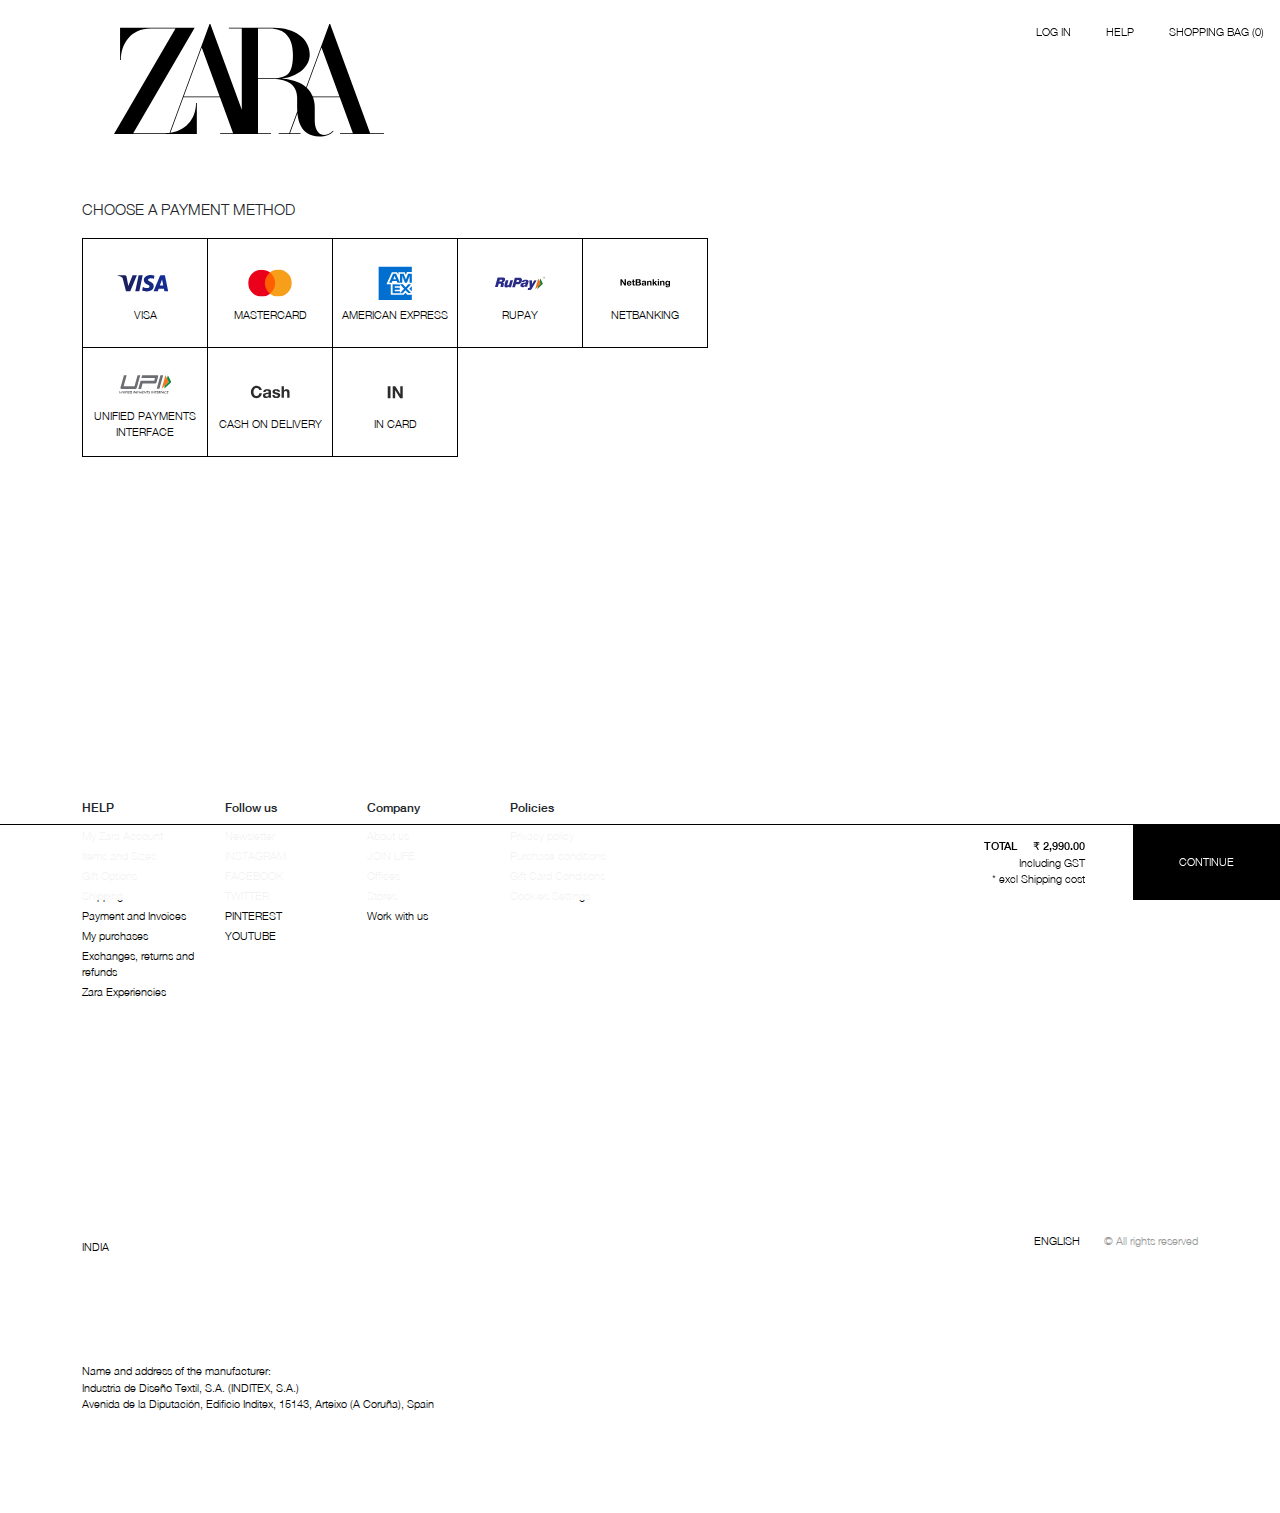
<file: payment.html>
<!DOCTYPE html>
<html lang="en">
  <head>
    <meta charset="UTF-8" />
    <meta name="viewport" content="width=device-width, initial-scale=1.0" />
    <title>Zara-Wishlist</title>
    <link rel="stylesheet" href="css/bootstrap.min.css" />
    <link rel="stylesheet" href="css/style.css" />
    <link rel="stylesheet" href="css/cart.css" />
    <link
      rel="stylesheet"
      href="https://unpkg.com/swiper/swiper-bundle.min.css"
    />
  </head>

  <body>
    <header class="site-header">
      <div class="menu-bar menu-button" id="menu-bar"></div>
      <div class="menu-container">
        <div class="menu-sub-container">
          <div class="logo">
            <a class="logo-link" href="#" title="Your Logo">
              <svg viewBox="0 0 132 55" xmlns="http://www.w3.org/2000/svg">
                <path
                  fill-rule="evenodd"
                  clip-rule="evenodd"
                  d="M105.673.035l19.557 53.338 6.77.002v.383h-21.548v-.383h6.344l-6.431-17.54H97.311v.007l.07.204c.521 1.548.78 3.17.764 4.803v6.575c0 3.382 1.494 6.81 4.347 6.81 1.675 0 3.012-.59 4.604-2.046l.227.211C105.594 54.224 103.5 55 100.36 55c-2.37 0-4.398-.57-6.03-1.693l-.309-.222c-2.148-1.624-3.542-4.278-4.142-7.89l-.096-.583-.1-.882-.01-.152-3.599 9.792h5.107v.384H80.496v-.384h5.162l3.951-10.753v-.023a34.924 34.924 0 0 1-.075-1.906v-4.693c0-5.77-4.29-9.08-11.771-9.08H70.41v26.458h6.371v.383h-24.9v-.383h6.345l-6.431-17.54H33.948l-6.371 17.346.266-.044c8.366-1.442 12.213-7.827 12.265-14.55h.388v15.171H0L30.06 2.185H17.972C7.954 2.185 3.42 9.922 3.35 17.635h-.387V1.8h36.488l-.222.385L9.396 53.373h15.695c.39 0 .778-.019 1.169-.05.26-.018.522-.044.788-.077l.095-.01L46.703 0h.387l.013.035 15.369 41.916V2.185h-6.328v-.39h21.778c10.467 0 17.774 5.372 17.774 13.068 0 5.612-5.005 10.27-12.45 11.595l-1.367.174 1.377.14c4.515.517 8.1 1.906 10.641 4.127l.017.016L105.273 0h.386l.014.035zm-8.552 35.32l.038.094h13.061l-8.773-23.928-7.221 19.67.039.037.367.364a11.876 11.876 0 0 1 2.489 3.762zM70.415 26.53V2.185h5.611c7.496 0 11.454 4.414 11.454 12.76 0 8.877-2.272 11.585-9.717 11.585h-7.348zM42.882 11.521L34.09 35.45h17.565L42.882 11.52z"
                ></path>
              </svg>
            </a>
          </div>
          <div class="menu-universes-bar-container">
            <div class="mobile-close-section">
              <div class="mobile-close"></div>
            </div>

            <div class="shopping-cart-mobile-section">
              <a
                class="header-link shopping-cart shopping-cart-mobile"
                href="#"
                tabindex="0"
              >
                <span>SHOPPING BAG</span>
                <span class="item-count">(0)</span>
              </a>
            </div>
            <!-- <ul class="menu-universes-bar">
              <li>
                <button
                  class="menu-universes-bar-item menu-active"
                  value="#page1"
                >
                  WOMAN
                </button>
              </li>
            </ul> -->
            <div class="menu-universes-bar-item-category">
              <ul class="menu-universes-bar-item-category-row">
                <li>
                  <button class="menu-universes-bar-item-category-item">
                    EDITION
                  </button>
                </li>
                <li>
                  <button class="menu-universes-bar-item-category-item">
                    DIWALI
                  </button>
                </li>
                <li>
                  <button class="menu-universes-bar-item-category-item">
                    PARTY
                  </button>
                </li>
                <li>
                  <button class="menu-universes-bar-item-category-item">
                    NEW
                  </button>
                </li>
              </ul>
              <ul class="menu-universes-bar-item-category-row">
                <li>
                  <button class="menu-universes-bar-item-category-item">
                    BEST SELLERS
                  </button>
                </li>
                <li>
                  <button class="menu-universes-bar-item-category-item">
                    JACKETS
                  </button>
                </li>
              </ul>
              <ul class="menu-universes-bar-item-category-row">
                <li>
                  <button class="menu-universes-bar-item-category-item">
                    EDITION
                  </button>
                </li>
                <li>
                  <button class="menu-universes-bar-item-category-item">
                    DIWALI
                  </button>
                </li>
                <li>
                  <button class="menu-universes-bar-item-category-item">
                    PARTY
                  </button>
                </li>
                <li>
                  <button class="menu-universes-bar-item-category-item">
                    NEW
                  </button>
                </li>
              </ul>
              <ul class="menu-universes-bar-item-category-row">
                <li>
                  <button class="menu-universes-bar-item-category-item">
                    PUFFERS
                  </button>
                </li>
                <li>
                  <button class="menu-universes-bar-item-category-item">
                    SHIRTS
                  </button>
                </li>
                <li>
                  <button class="menu-universes-bar-item-category-item">
                    JEANS
                  </button>
                </li>
              </ul>
              <ul class="menu-universes-bar-item-category-row">
                <li>
                  <button class="menu-universes-bar-item-category-item">
                    T-SHIRTS
                  </button>
                </li>
              </ul>
            </div>
          </div>
        </div>
      </div>
      <div class="header-links">
        <a class="header-link" href="login.html" tabindex="0">LOG IN</a>
        <a class="header-link" href="#" tabindex="0">HELP</a>
        <a class="header-link shopping-cart" href="#" tabindex="0">
          <span>SHOPPING BAG</span>
          <span class="item-count">(0)</span>
        </a>
      </div>
    </header>
    <section class="payment-method-wrap-box top-space">
      <div class="container">
        <div class="row">
          <div class="col-lg-6">
            <h2>CHOOSE A PAYMENT METHOD</h2>
            <ul>
              <li>
                <a href="#">
                  <img
                    src="img/payment/icon-payment-visa.svg"
                    alt="icon-payment-visa"
                    class="img-fluid"
                  />
                  <span>Visa</span>
                </a>
              </li>
              <li>
                <a href="#">
                  <img
                    src="img/payment/icon-payment-mastercard.svg"
                    alt="mastercard"
                    class="img-fluid"
                  />
                  <span>mastercard</span>
                </a>
              </li>
              <li>
                <a href="#">
                  <img
                    src="img/payment/icon-payment-amex_2.svg"
                    alt="AMERICAN EXPRESS"
                    class="img-fluid"
                  />
                  <span>AMERICAN EXPRESS</span>
                </a>
              </li>
              <li>
                <a href="#">
                  <img
                    src="img/payment/ru-pay.svg"
                    alt="RuPay"
                    class="img-fluid"
                  />
                  <span>RuPay</span>
                </a>
              </li>
              <li>
                <a href="#">
                  <img
                    src="img/payment/net-banking.svg"
                    alt="Netbanking"
                    class="img-fluid"
                  />
                  <span>Netbanking</span>
                </a>
              </li>
              <li>
                <a href="#">
                  <img src="img/payment/upi.svg" alt="UPI " class="img-fluid" />
                  <span>Unified Payments Interface</span>
                </a>
              </li>
              <li>
                <a href="#">
                  <img
                    src="img/payment/co-djpen.svg"
                    alt="CO"
                    class="img-fluid"
                  />
                  <span>Cash on delivery</span>
                </a>
              </li>
              <li>
                <a href="#">
                  <img src="img/payment/in.svg" alt="in" class="img-fluid" />
                  <span>IN Card</span>
                </a>
              </li>
            </ul>
          </div>
        </div>
      </div>
    </section>
    <!-- footer__Cart -->
    <section class="layout-shop-footer__container">
      <div class="layout-shop-footer-block">
        <div class="order-totals-table-total">
          <span>TOTAL</span>
          <span class="money-amount">₹ 2,990.00</span>
        </div>
        <ul class="order-totals-table-total__messages">
          <li data-qa-qualifier="totals-message-tax"><p>Including GST</p></li>
          <li data-qa-qualifier="totals-message-shipping">
            <p>* excl Shipping cost</p>
          </li>
        </ul>
      </div>
      <div class="layout-shop-footer__continue">
        <button>CONTINUE</button>
      </div>
    </section>
    <!-- footer -->
    <section class="layout-footer__section-sec">
      <div class="container">
        <div class="layout-footer-sitemap-title">
          <div class="row">
            <div class="col-lg-6">
              <div class="row">
                <div class="col-lg-3">
                  <ul class="submenuUtilities">
                    <li class="footer-title">HELP</li>

                    <li>
                      <a href="#">My Zara Account</a>
                    </li>
                    <li>
                      <a href="#">Items and Sizes</a>
                    </li>

                    <li>
                      <a href="#">Gift Options</a>
                    </li>

                    <li>
                      <a href="#">Shipping</a>
                    </li>
                    <li>
                      <a href="#">Payment and Invoices</a>
                    </li>
                    <li>
                      <a href="#">My purchases</a>
                    </li>
                    <li>
                      <a href="#">Exchanges, returns and refunds</a>
                    </li>

                    <li>
                      <a href="#">Zara Experiencies</a>
                    </li>
                  </ul>
                </div>
                <div class="col-lg-3">
                  <ul class="submenuUtilities">
                    <li class="footer-title">Follow us</li>
                    <li>
                      <a href="#">Newsletter</a>
                    </li>

                    <li>
                      <a href="#">INSTAGRAM</a>
                    </li>
                    <li>
                      <a href="#">FACEBOOK</a>
                    </li>

                    <li>
                      <a href="#">TWITTER</a>
                    </li>

                    <li>
                      <a href="#">PINTEREST</a>
                    </li>

                    <li>
                      <a href="#">YOUTUBE</a>
                    </li>
                  </ul>
                </div>
                <div class="col-lg-3">
                  <ul class="submenuUtilities">
                    <li class="footer-title">Company</li>
                    <li>
                      <a href="#">About us</a>
                    </li>
                    <li>
                      <a href="#">JOIN LIFE</a>
                    </li>
                    <li>
                      <a href="#">Offices</a>
                    </li>
                    <li>
                      <a href="#">Stores</a>
                    </li>

                    <li>
                      <a href="#">Work with us</a>
                    </li>
                  </ul>
                </div>
                <div class="col-lg-3">
                  <ul class="submenuUtilities">
                    <li class="footer-title">Policies</li>
                    <li>
                      <a href="#">Privacy policy</a>
                    </li>
                    <li>
                      <a href="#">Purchase conditions</a>
                    </li>

                    <li>
                      <a href="#">Gift Card Conditions</a>
                    </li>

                    <li>
                      <a href="#"> Cookies Settings</a>
                    </li>
                  </ul>
                </div>
              </div>
            </div>
          </div>
        </div>
        <div class="layout-footer__section--bottom-nav">
          <div class="layout-footer__section-block">
            <a href="#">INDIA</a>
            <ul>
              <li><a href="#">ENGLISH</a></li>
              <li>
                <a href="#" class="layout-footer__copyright"
                  >© All rights reserved</a
                >
              </li>
            </ul>
          </div>
        </div>
        <div class="footer-company-info">
          <p>
            Name and address of the manufacturer:<br />Industria de Diseño
            Textil, S.A. (INDITEX, S.A.)<br />Avenida de la Diputación, Edificio
            Inditex, 15143, Arteixo (A Coruña), Spain
          </p>
        </div>
      </div>
    </section>
    <script
      src="https://cdnjs.cloudflare.com/ajax/libs/jquery/3.7.1/jquery.min.js"
      integrity="sha512-v2CJ7UaYy4JwqLDIrZUI/4hqeoQieOmAZNXBeQyjo21dadnwR+8ZaIJVT8EE2iyI61OV8e6M8PP2/4hpQINQ/g=="
      crossorigin="anonymous"
      referrerpolicy="no-referrer"
    ></script>
    <script src="js/bootstrap.min.js"></script>
    <script src="js/bootstrap.bundle.min.js"></script>
    <script src="js/popper.min.js"></script>
    <script src="https://unpkg.com/swiper/swiper-bundle.min.js"></script>
    <script type="text/javascript" src="js/script.js"></script>
  </body>
</html>
</file>
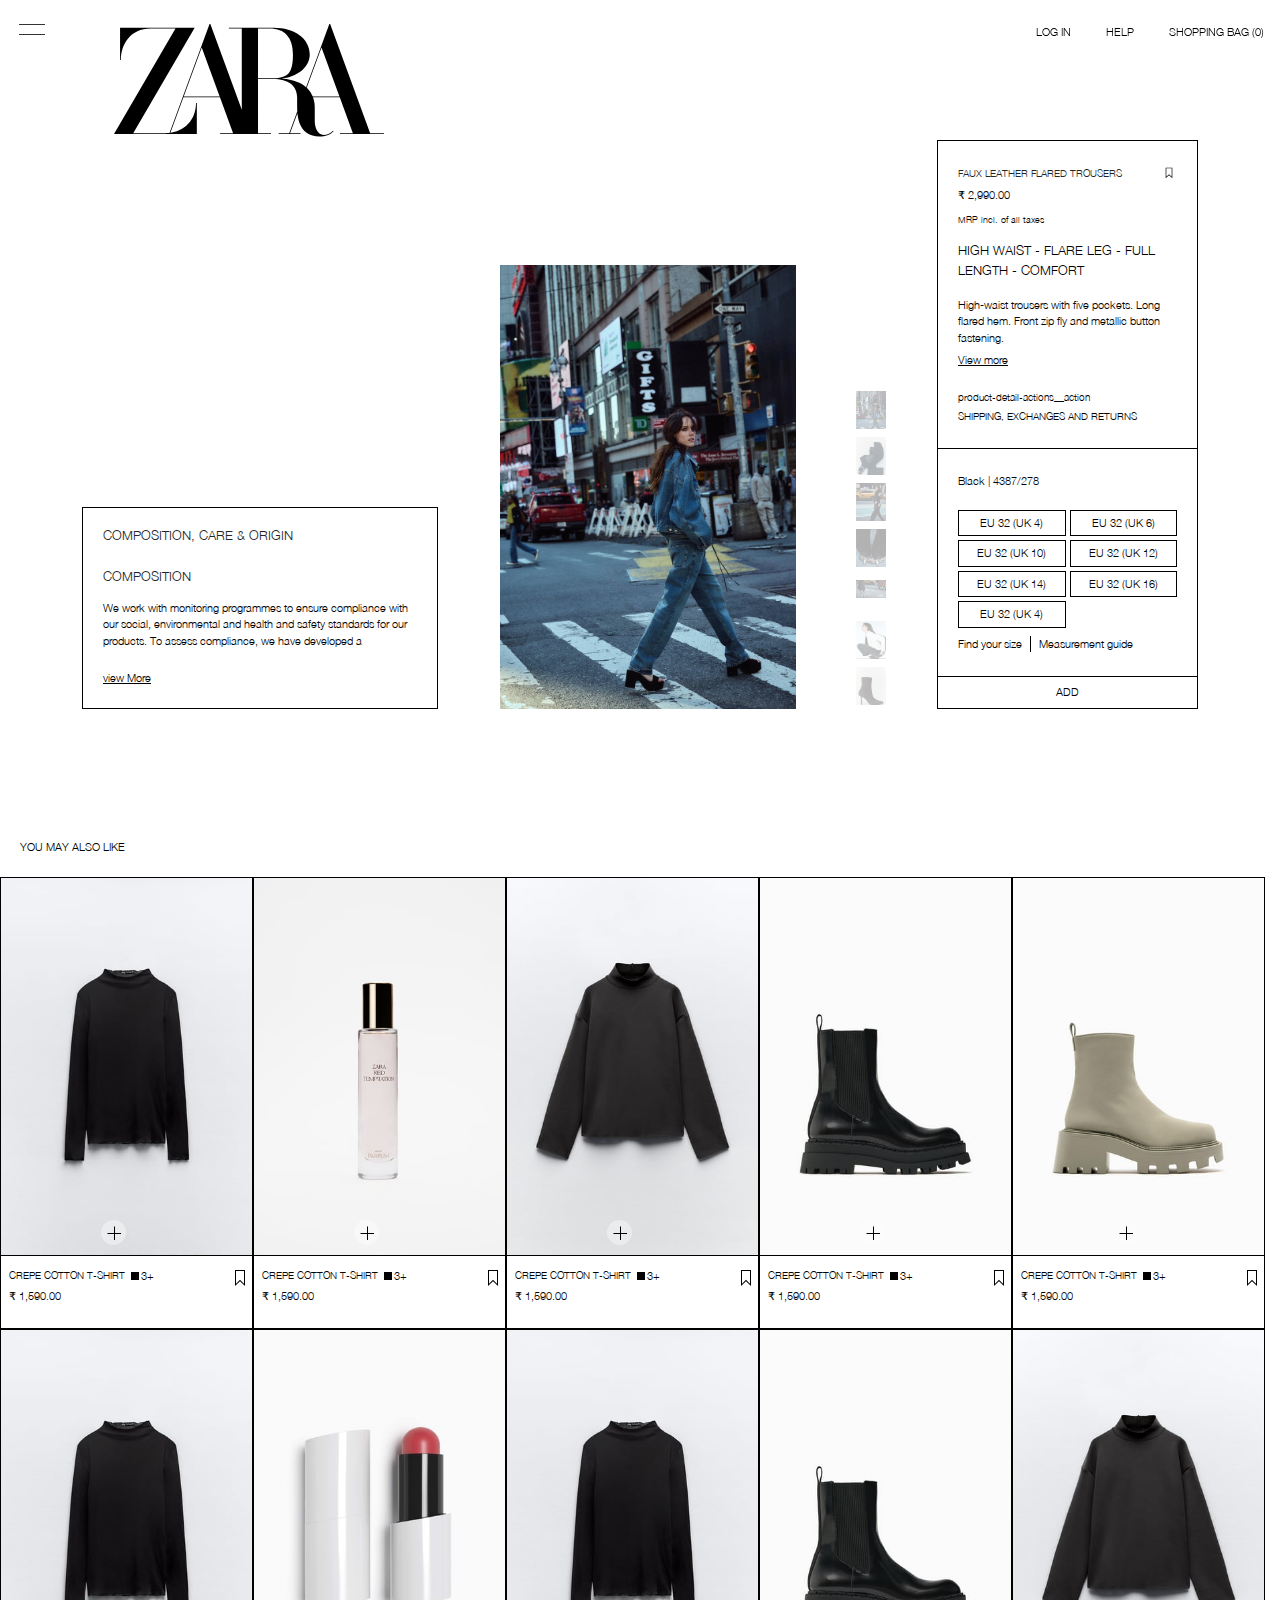
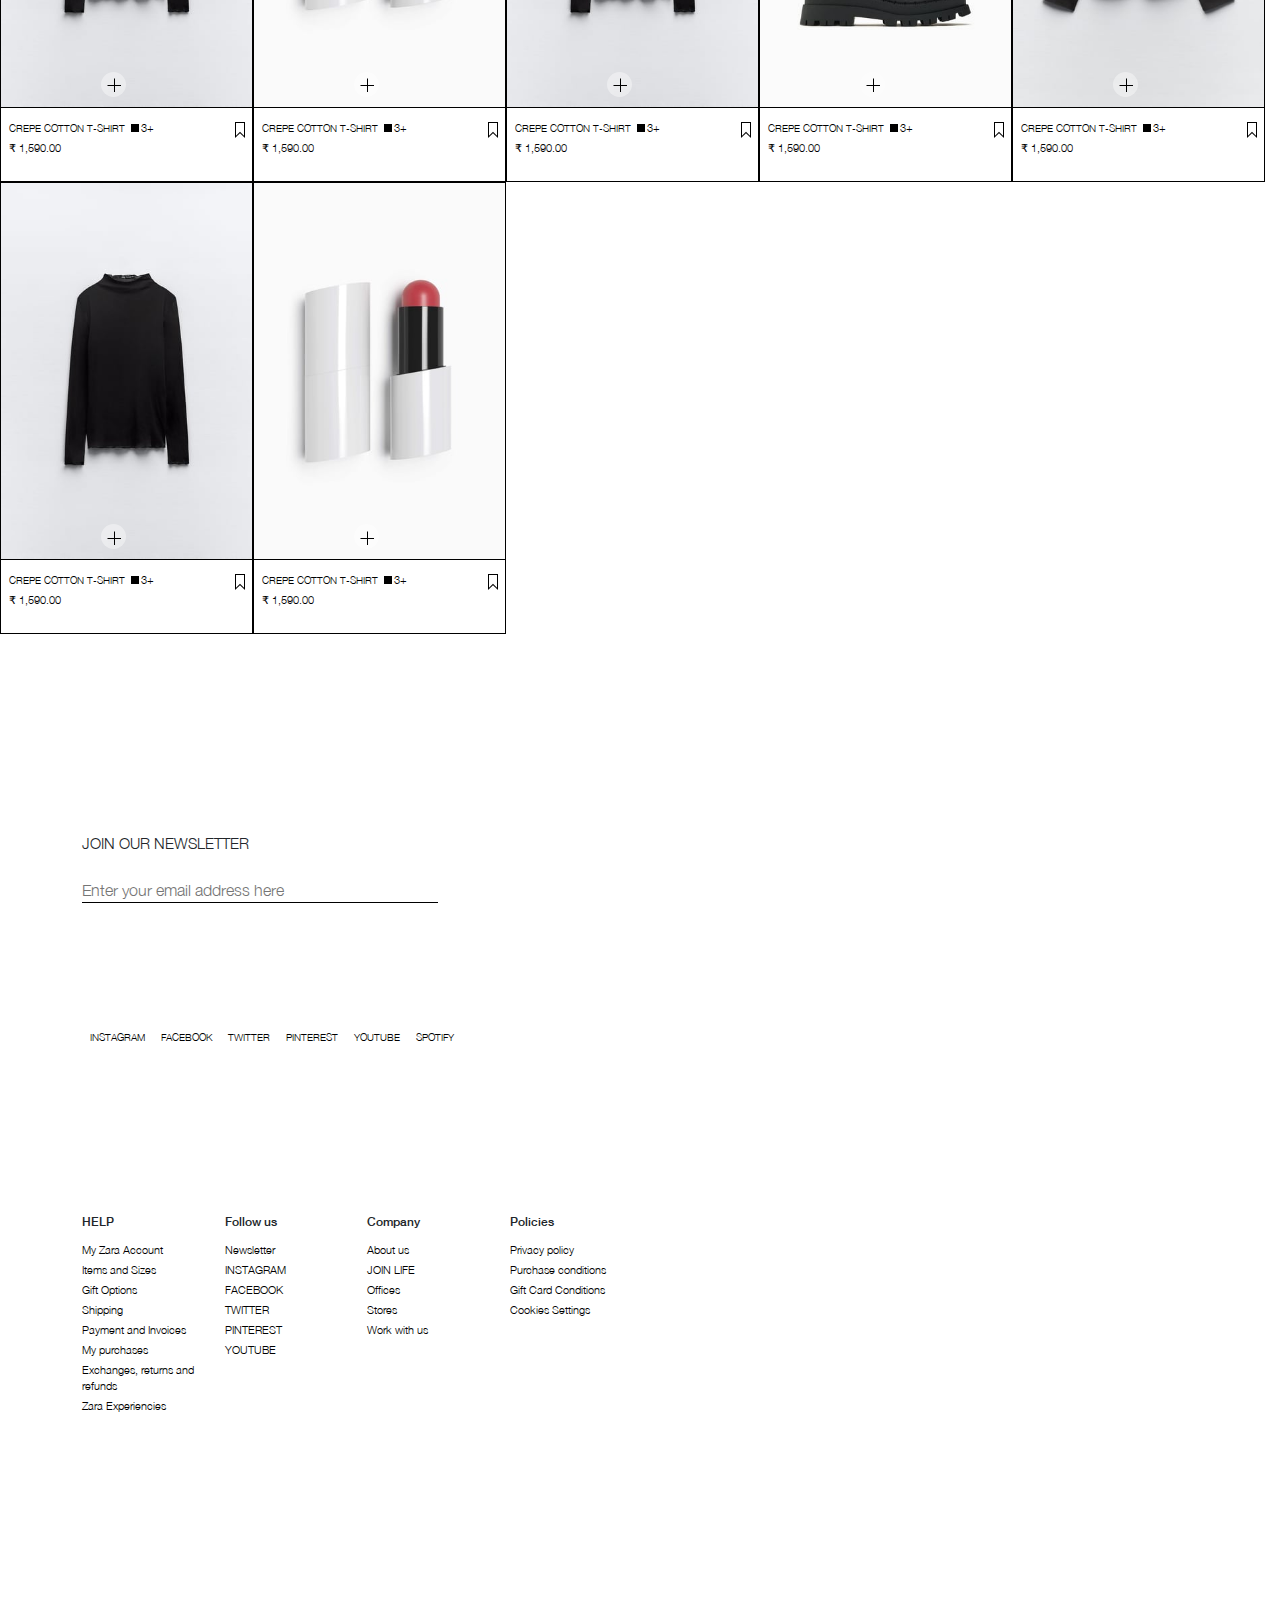
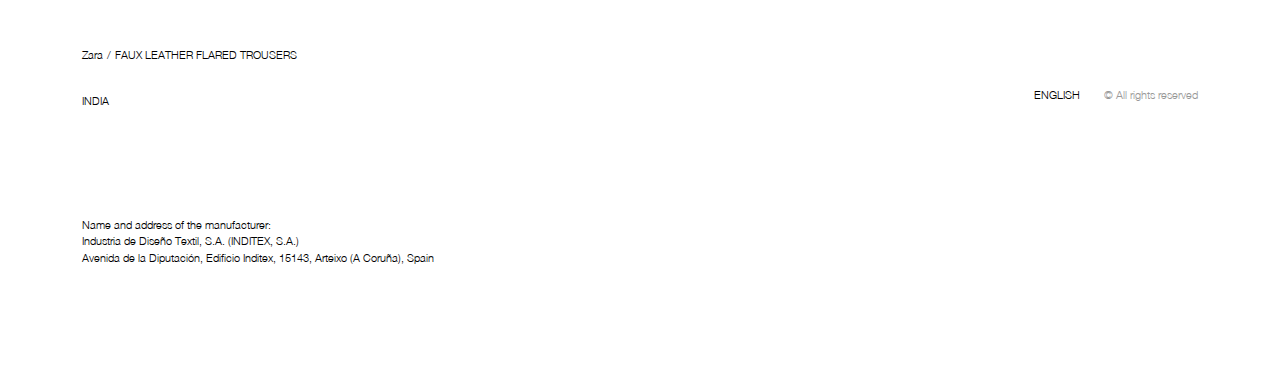
<file: product.html>
<!DOCTYPE html>
<html lang="en">
  <head>
    <meta charset="UTF-8" />
    <meta name="viewport" content="width=device-width, initial-scale=1.0" />
    <title>Zara - product</title>
    <link rel="stylesheet" href="css/bootstrap.min.css" />
    <link rel="stylesheet" href="css/style.css" />
    <link rel="stylesheet" href="css/product.css" />
    <link
      rel="stylesheet"
      href="https://unpkg.com/swiper/swiper-bundle.min.css"
    />
  </head>
  <body>
    <header class="site-header">
      <div class="menu-bar menu-button" id="menu-bar"></div>
      <div class="menu-container">
        <div class="menu-sub-container">
          <div class="logo">
            <a class="logo-link" href="#" title="Your Logo">
              <svg viewBox="0 0 132 55" xmlns="http://www.w3.org/2000/svg">
                <path
                  fill-rule="evenodd"
                  clip-rule="evenodd"
                  d="M105.673.035l19.557 53.338 6.77.002v.383h-21.548v-.383h6.344l-6.431-17.54H97.311v.007l.07.204c.521 1.548.78 3.17.764 4.803v6.575c0 3.382 1.494 6.81 4.347 6.81 1.675 0 3.012-.59 4.604-2.046l.227.211C105.594 54.224 103.5 55 100.36 55c-2.37 0-4.398-.57-6.03-1.693l-.309-.222c-2.148-1.624-3.542-4.278-4.142-7.89l-.096-.583-.1-.882-.01-.152-3.599 9.792h5.107v.384H80.496v-.384h5.162l3.951-10.753v-.023a34.924 34.924 0 0 1-.075-1.906v-4.693c0-5.77-4.29-9.08-11.771-9.08H70.41v26.458h6.371v.383h-24.9v-.383h6.345l-6.431-17.54H33.948l-6.371 17.346.266-.044c8.366-1.442 12.213-7.827 12.265-14.55h.388v15.171H0L30.06 2.185H17.972C7.954 2.185 3.42 9.922 3.35 17.635h-.387V1.8h36.488l-.222.385L9.396 53.373h15.695c.39 0 .778-.019 1.169-.05.26-.018.522-.044.788-.077l.095-.01L46.703 0h.387l.013.035 15.369 41.916V2.185h-6.328v-.39h21.778c10.467 0 17.774 5.372 17.774 13.068 0 5.612-5.005 10.27-12.45 11.595l-1.367.174 1.377.14c4.515.517 8.1 1.906 10.641 4.127l.017.016L105.273 0h.386l.014.035zm-8.552 35.32l.038.094h13.061l-8.773-23.928-7.221 19.67.039.037.367.364a11.876 11.876 0 0 1 2.489 3.762zM70.415 26.53V2.185h5.611c7.496 0 11.454 4.414 11.454 12.76 0 8.877-2.272 11.585-9.717 11.585h-7.348zM42.882 11.521L34.09 35.45h17.565L42.882 11.52z"
                ></path>
              </svg>
            </a>
          </div>
          <div class="menu-universes-bar-container">
            <div class="mobile-close-section">
              <div class="mobile-close"></div>
            </div>

            <div class="shopping-cart-mobile-section">
              <a
                class="header-link shopping-cart shopping-cart-mobile"
                href="#"
                tabindex="0"
              >
                <span>SHOPPING BAG</span>
                <span class="item-count">(0)</span>
              </a>
            </div>
            <div class="menu-universes-bar-item-category">
              <ul class="menu-universes-bar-item-category-row">
                <li>
                  <button class="menu-universes-bar-item-category-item">
                    EDITION
                  </button>
                </li>
                <li>
                  <button class="menu-universes-bar-item-category-item">
                    DIWALI
                  </button>
                </li>
                <li>
                  <button class="menu-universes-bar-item-category-item">
                    PARTY
                  </button>
                </li>
                <li>
                  <button class="menu-universes-bar-item-category-item">
                    NEW
                  </button>
                </li>
              </ul>
              <ul class="menu-universes-bar-item-category-row">
                <li>
                  <button class="menu-universes-bar-item-category-item">
                    BEST SELLERS
                  </button>
                </li>
                <li>
                  <button class="menu-universes-bar-item-category-item">
                    JACKETS
                  </button>
                </li>
              </ul>
              <ul class="menu-universes-bar-item-category-row">
                <li>
                  <button class="menu-universes-bar-item-category-item">
                    EDITION
                  </button>
                </li>
                <li>
                  <button class="menu-universes-bar-item-category-item">
                    DIWALI
                  </button>
                </li>
                <li>
                  <button class="menu-universes-bar-item-category-item">
                    PARTY
                  </button>
                </li>
                <li>
                  <button class="menu-universes-bar-item-category-item">
                    NEW
                  </button>
                </li>
              </ul>
              <ul class="menu-universes-bar-item-category-row">
                <li>
                  <button class="menu-universes-bar-item-category-item">
                    PUFFERS
                  </button>
                </li>
                <li>
                  <button class="menu-universes-bar-item-category-item">
                    SHIRTS
                  </button>
                </li>
                <li>
                  <button class="menu-universes-bar-item-category-item">
                    JEANS
                  </button>
                </li>
              </ul>
              <ul class="menu-universes-bar-item-category-row">
                <li>
                  <button class="menu-universes-bar-item-category-item">
                    T-SHIRTS
                  </button>
                </li>
              </ul>
            </div>
          </div>
        </div>
      </div>
      <div class="header-links">
        <a class="header-link" href="login.html" tabindex="0">LOG IN</a>
        <a class="header-link" href="#" tabindex="0">HELP</a>
        <a class="header-link shopping-cart" href="#" tabindex="0">
          <span>SHOPPING BAG</span>
          <span class="item-count">(0)</span>
        </a>
      </div>
    </header>
    <section class="product-section top-space">
      <div class="container">
        <div class="row align-items-end">
          <div class="col-lg-4">
            <div class="product-left">
              <h3>COMPOSITION, CARE & ORIGIN</h3>
              <h4>COMPOSITION</h4>
              <p>
                We work with monitoring programmes to ensure compliance with our
                social, environmental and health and safety standards for our
                products. To assess compliance, we have developed a
              </p>
              <a href="#"> view More</a>
            </div>
          </div>
          <div class="col-lg-5">
            <!--             <div class="product-detail-images__image-wrapper">
              <img src="img/product-1.jpg" alt="product-1" class="img-fluid" />
            </div> -->

            <div class="row product-slider-container">
              <div class="col-10 product-gallery-zoom-container">
                <img src="img/shoes-1.jpg" alt="product-1" class="img-fluid" />
              </div>
              <div class="col-2 product-gallery-slider-container">
                <ul class="product-gallery-slider">
                  <li class="product-gallery-slide">
                    <img
                      src="img/shoes-1.jpg"
                      alt="product-1"
                      class="img-fluid"
                    />
                  </li>
                  <li class="product-gallery-slide">
                    <img
                      src="img/shoes-2.jpg"
                      alt="product-2"
                      class="img-fluid"
                    />
                  </li>
                  <li class="product-gallery-slide">
                    <img
                      src="img/shoes-3.jpg"
                      alt="product-3"
                      class="img-fluid"
                    />
                  </li>
                  <li class="product-gallery-slide">
                    <img
                      src="img/shoes-4.jpg"
                      alt="product-4"
                      class="img-fluid"
                    />
                  </li>
                  <li class="product-gallery-slide">
                    <img
                      src="img/shoes-5.jpg"
                      alt="product-5"
                      class="img-fluid"
                    />
                  </li>
                  <li class="product-gallery-slide">
                    <img
                      src="img/shoes-6.jpg"
                      alt="product-6"
                      class="img-fluid"
                    />
                  </li>
                  <li class="product-gallery-slide">
                    <img
                      src="img/shoes-7.jpg"
                      alt="product-7"
                      class="img-fluid"
                    />
                  </li>
                </ul>
              </div>
            </div>
          </div>
          <div class="col-lg-3">
            <div class="product-wrap-right">
              <div class="product-detail-info__header">
                <h1>FAUX LEATHER FLARED TROUSERS</h1>
                <svg
                  class="wishlist-icon wishlist-icon--productDetail"
                  preserveAspectRatio="xMidYMid slice"
                  width="24"
                  heigth="24"
                  height="24"
                  viewBox="0 0 24 24"
                  xmlns="http://www.w3.org/2000/svg"
                  fill="inherit"
                  stroke="inherit"
                >
                  <path
                    fill-rule="evenodd"
                    clip-rule="evenodd"
                    d="M12 15.238L17 20V4H7v16l5-4.762zm-4 2.429l4-3.81 4 3.81V5H8v12.667z"
                  ></path>
                </svg>
              </div>
              <span class="money-amount__main">₹ 2,990.00</span>
              <div class="price-messages">
                <span>MRP incl. of all taxes</span>
              </div>
              <div class="expandable-text__inner-content">
                <p>
                  <span>HIGH WAIST - FLARE LEG - FULL LENGTH - COMFORT </span
                  ><br /><br />
                  High-waist trousers with five pockets. Long flared hem. Front
                  zip fly and metallic button fastening.
                </p>
                <a href="#">View more</a>
              </div>
              <div class="product-detail__action">
                <a href="#">product-detail-actions__action</a>
                <a href="#">SHIPPING, EXCHANGES AND RETURNS</a>
              </div>
            </div>
            <div class="product-detail-info__actions">
              <p>Black | 4387/278</p>
              <ul class="size-selector__size-list">
                <li><a href="#">EU 32 (UK 4)</a></li>
                <li><a href="#">EU 32 (UK 6)</a></li>
                <li><a href="#">EU 32 (UK 10)</a></li>
                <li><a href="#">EU 32 (UK 12)</a></li>
                <li><a href="#">EU 32 (UK 14)</a></li>
                <li><a href="#">EU 32 (UK 16)</a></li>
                <li><a href="#">EU 32 (UK 4)</a></li>
              </ul>
              <div class="product-size-footer__size">
                <a href="#" class="product-size-footer__size-one"
                  >Find your size</a
                >
                <a href="#">Measurement guide</a>
              </div>
            </div>
            <div class="product-detail-info__buttons">
              <a href="#">Add</a>
            </div>
          </div>
        </div>
      </div>
    </section>
    <section class="product-detail-cross">
      <div class="product-detail-cross-title">
        <span>You may also like</span>
      </div>
      <div class="product-grid-main">
        <ul>
          <li>
            <div class="products-category-media-container">
              <a href="#">
                <div class="media__wrapper_media__wrapper">
                  <img
                    src="img/product-2.jpg"
                    alt="product-2"
                    class="img-fluid"
                  />
                  <button class="product-add-to-cart__button">
                    <svg
                      class="product-add-to-cart__button-icon"
                      viewBox="0 0 7 7"
                      fill="none"
                      xmlns="http://www.w3.org/2000/svg"
                    >
                      <path
                        d="M4 3.505V.255h-.5v3.25H.25v.5H3.5v3.25H4v-3.25h3.25v-.5H4z"
                      ></path>
                    </svg>
                  </button>
                </div>
              </a>
              <div class="product-grid-product__info-wrapper">
                <div class="product-grid-product-info">
                  <div class="product-grid-product-info-left">
                    <a href="#">CREPE COTTON T-SHIRT</a>
                    <span>
                      <span class="color-grid-info"></span>
                      <span class="color-grid-info-text">3+</span>
                    </span>
                  </div>
                  <div class="product-grid-product-info-right">
                    <button>
                      <svg
                        class="wishlist-icon wishlist-icon--grid"
                        preserveAspectRatio="xMidYMid slice"
                        width="24"
                        heigth="24"
                        height="24"
                        viewBox="0 0 24 24"
                        xmlns="http://www.w3.org/2000/svg"
                        fill="inherit"
                        stroke="inherit"
                      >
                        <path
                          fill-rule="evenodd"
                          clip-rule="evenodd"
                          d="M12 15.238L17 20V4H7v16l5-4.762zm-4 2.429l4-3.81 4 3.81V5H8v12.667z"
                        ></path>
                      </svg>
                    </button>
                  </div>
                </div>
                <div class="money-amount__main">
                  <p>₹ 1,590.00</p>
                </div>
              </div>
            </div>
          </li>
          <li>
            <div class="products-category-media-container">
              <a href="#">
                <div class="media__wrapper_media__wrapper">
                  <img
                    src="img/product-3.jpg"
                    alt="product-2"
                    class="img-fluid"
                  />
                  <button class="product-add-to-cart__button">
                    <svg
                      class="product-add-to-cart__button-icon"
                      viewBox="0 0 7 7"
                      fill="none"
                      xmlns="http://www.w3.org/2000/svg"
                    >
                      <path
                        d="M4 3.505V.255h-.5v3.25H.25v.5H3.5v3.25H4v-3.25h3.25v-.5H4z"
                      ></path>
                    </svg>
                  </button>
                </div>
              </a>
              <div class="product-grid-product__info-wrapper">
                <div class="product-grid-product-info">
                  <div class="product-grid-product-info-left">
                    <a href="#">CREPE COTTON T-SHIRT</a>
                    <span>
                      <span class="color-grid-info"></span>
                      <span class="color-grid-info-text">3+</span>
                    </span>
                  </div>
                  <div class="product-grid-product-info-right">
                    <button>
                      <svg
                        class="wishlist-icon wishlist-icon--grid"
                        preserveAspectRatio="xMidYMid slice"
                        width="24"
                        heigth="24"
                        height="24"
                        viewBox="0 0 24 24"
                        xmlns="http://www.w3.org/2000/svg"
                        fill="inherit"
                        stroke="inherit"
                      >
                        <path
                          fill-rule="evenodd"
                          clip-rule="evenodd"
                          d="M12 15.238L17 20V4H7v16l5-4.762zm-4 2.429l4-3.81 4 3.81V5H8v12.667z"
                        ></path>
                      </svg>
                    </button>
                  </div>
                </div>
                <div class="money-amount__main">
                  <p>₹ 1,590.00</p>
                </div>
              </div>
            </div>
          </li>
          <li>
            <div class="products-category-media-container">
              <a href="#">
                <div class="media__wrapper_media__wrapper">
                  <img
                    src="img/product-4.jpg"
                    alt="product-4"
                    class="img-fluid"
                  />
                  <button class="product-add-to-cart__button">
                    <svg
                      class="product-add-to-cart__button-icon"
                      viewBox="0 0 7 7"
                      fill="none"
                      xmlns="http://www.w3.org/2000/svg"
                    >
                      <path
                        d="M4 3.505V.255h-.5v3.25H.25v.5H3.5v3.25H4v-3.25h3.25v-.5H4z"
                      ></path>
                    </svg>
                  </button>
                </div>
              </a>
              <div class="product-grid-product__info-wrapper">
                <div class="product-grid-product-info">
                  <div class="product-grid-product-info-left">
                    <a href="#">CREPE COTTON T-SHIRT</a>
                    <span>
                      <span class="color-grid-info"></span>
                      <span class="color-grid-info-text">3+</span>
                    </span>
                  </div>
                  <div class="product-grid-product-info-right">
                    <button>
                      <svg
                        class="wishlist-icon wishlist-icon--grid"
                        preserveAspectRatio="xMidYMid slice"
                        width="24"
                        heigth="24"
                        height="24"
                        viewBox="0 0 24 24"
                        xmlns="http://www.w3.org/2000/svg"
                        fill="inherit"
                        stroke="inherit"
                      >
                        <path
                          fill-rule="evenodd"
                          clip-rule="evenodd"
                          d="M12 15.238L17 20V4H7v16l5-4.762zm-4 2.429l4-3.81 4 3.81V5H8v12.667z"
                        ></path>
                      </svg>
                    </button>
                  </div>
                </div>
                <div class="money-amount__main">
                  <p>₹ 1,590.00</p>
                </div>
              </div>
            </div>
          </li>
          <li>
            <div class="products-category-media-container">
              <a href="#">
                <div class="media__wrapper_media__wrapper">
                  <img
                    src="img/product-5.jpg"
                    alt="product-5"
                    class="img-fluid"
                  />
                  <button class="product-add-to-cart__button">
                    <svg
                      class="product-add-to-cart__button-icon"
                      viewBox="0 0 7 7"
                      fill="none"
                      xmlns="http://www.w3.org/2000/svg"
                    >
                      <path
                        d="M4 3.505V.255h-.5v3.25H.25v.5H3.5v3.25H4v-3.25h3.25v-.5H4z"
                      ></path>
                    </svg>
                  </button>
                </div>
              </a>
              <div class="product-grid-product__info-wrapper">
                <div class="product-grid-product-info">
                  <div class="product-grid-product-info-left">
                    <a href="#">CREPE COTTON T-SHIRT</a>
                    <span>
                      <span class="color-grid-info"></span>
                      <span class="color-grid-info-text">3+</span>
                    </span>
                  </div>
                  <div class="product-grid-product-info-right">
                    <button>
                      <svg
                        class="wishlist-icon wishlist-icon--grid"
                        preserveAspectRatio="xMidYMid slice"
                        width="24"
                        heigth="24"
                        height="24"
                        viewBox="0 0 24 24"
                        xmlns="http://www.w3.org/2000/svg"
                        fill="inherit"
                        stroke="inherit"
                      >
                        <path
                          fill-rule="evenodd"
                          clip-rule="evenodd"
                          d="M12 15.238L17 20V4H7v16l5-4.762zm-4 2.429l4-3.81 4 3.81V5H8v12.667z"
                        ></path>
                      </svg>
                    </button>
                  </div>
                </div>
                <div class="money-amount__main">
                  <p>₹ 1,590.00</p>
                </div>
              </div>
            </div>
          </li>
          <li>
            <div class="products-category-media-container">
              <a href="#">
                <div class="media__wrapper_media__wrapper">
                  <img
                    src="img/product-6.jpg"
                    alt="product-2"
                    class="img-fluid"
                  />
                  <button class="product-add-to-cart__button">
                    <svg
                      class="product-add-to-cart__button-icon"
                      viewBox="0 0 7 7"
                      fill="none"
                      xmlns="http://www.w3.org/2000/svg"
                    >
                      <path
                        d="M4 3.505V.255h-.5v3.25H.25v.5H3.5v3.25H4v-3.25h3.25v-.5H4z"
                      ></path>
                    </svg>
                  </button>
                </div>
              </a>
              <div class="product-grid-product__info-wrapper">
                <div class="product-grid-product-info">
                  <div class="product-grid-product-info-left">
                    <a href="#">CREPE COTTON T-SHIRT</a>
                    <span>
                      <span class="color-grid-info"></span>
                      <span class="color-grid-info-text">3+</span>
                    </span>
                  </div>
                  <div class="product-grid-product-info-right">
                    <button>
                      <svg
                        class="wishlist-icon wishlist-icon--grid"
                        preserveAspectRatio="xMidYMid slice"
                        width="24"
                        heigth="24"
                        height="24"
                        viewBox="0 0 24 24"
                        xmlns="http://www.w3.org/2000/svg"
                        fill="inherit"
                        stroke="inherit"
                      >
                        <path
                          fill-rule="evenodd"
                          clip-rule="evenodd"
                          d="M12 15.238L17 20V4H7v16l5-4.762zm-4 2.429l4-3.81 4 3.81V5H8v12.667z"
                        ></path>
                      </svg>
                    </button>
                  </div>
                </div>
                <div class="money-amount__main">
                  <p>₹ 1,590.00</p>
                </div>
              </div>
            </div>
          </li>
          <li>
            <div class="products-category-media-container">
              <a href="#">
                <div class="media__wrapper_media__wrapper">
                  <img
                    src="img/product-2.jpg"
                    alt="product-2"
                    class="img-fluid"
                  />
                  <button class="product-add-to-cart__button">
                    <svg
                      class="product-add-to-cart__button-icon"
                      viewBox="0 0 7 7"
                      fill="none"
                      xmlns="http://www.w3.org/2000/svg"
                    >
                      <path
                        d="M4 3.505V.255h-.5v3.25H.25v.5H3.5v3.25H4v-3.25h3.25v-.5H4z"
                      ></path>
                    </svg>
                  </button>
                </div>
              </a>
              <div class="product-grid-product__info-wrapper">
                <div class="product-grid-product-info">
                  <div class="product-grid-product-info-left">
                    <a href="#">CREPE COTTON T-SHIRT</a>
                    <span>
                      <span class="color-grid-info"></span>
                      <span class="color-grid-info-text">3+</span>
                    </span>
                  </div>
                  <div class="product-grid-product-info-right">
                    <button>
                      <svg
                        class="wishlist-icon wishlist-icon--grid"
                        preserveAspectRatio="xMidYMid slice"
                        width="24"
                        heigth="24"
                        height="24"
                        viewBox="0 0 24 24"
                        xmlns="http://www.w3.org/2000/svg"
                        fill="inherit"
                        stroke="inherit"
                      >
                        <path
                          fill-rule="evenodd"
                          clip-rule="evenodd"
                          d="M12 15.238L17 20V4H7v16l5-4.762zm-4 2.429l4-3.81 4 3.81V5H8v12.667z"
                        ></path>
                      </svg>
                    </button>
                  </div>
                </div>
                <div class="money-amount__main">
                  <p>₹ 1,590.00</p>
                </div>
              </div>
            </div>
          </li>
          <li>
            <div class="products-category-media-container">
              <a href="#">
                <div class="media__wrapper_media__wrapper">
                  <img
                    src="img/product-7.jpg"
                    alt="product-7"
                    class="img-fluid"
                  />
                  <button class="product-add-to-cart__button">
                    <svg
                      class="product-add-to-cart__button-icon"
                      viewBox="0 0 7 7"
                      fill="none"
                      xmlns="http://www.w3.org/2000/svg"
                    >
                      <path
                        d="M4 3.505V.255h-.5v3.25H.25v.5H3.5v3.25H4v-3.25h3.25v-.5H4z"
                      ></path>
                    </svg>
                  </button>
                </div>
              </a>
              <div class="product-grid-product__info-wrapper">
                <div class="product-grid-product-info">
                  <div class="product-grid-product-info-left">
                    <a href="#">CREPE COTTON T-SHIRT</a>
                    <span>
                      <span class="color-grid-info"></span>
                      <span class="color-grid-info-text">3+</span>
                    </span>
                  </div>
                  <div class="product-grid-product-info-right">
                    <button>
                      <svg
                        class="wishlist-icon wishlist-icon--grid"
                        preserveAspectRatio="xMidYMid slice"
                        width="24"
                        heigth="24"
                        height="24"
                        viewBox="0 0 24 24"
                        xmlns="http://www.w3.org/2000/svg"
                        fill="inherit"
                        stroke="inherit"
                      >
                        <path
                          fill-rule="evenodd"
                          clip-rule="evenodd"
                          d="M12 15.238L17 20V4H7v16l5-4.762zm-4 2.429l4-3.81 4 3.81V5H8v12.667z"
                        ></path>
                      </svg>
                    </button>
                  </div>
                </div>
                <div class="money-amount__main">
                  <p>₹ 1,590.00</p>
                </div>
              </div>
            </div>
          </li>
          <li>
            <div class="products-category-media-container">
              <a href="#">
                <div class="media__wrapper_media__wrapper">
                  <img
                    src="img/product-2.jpg"
                    alt="product-2"
                    class="img-fluid"
                  />
                  <button class="product-add-to-cart__button">
                    <svg
                      class="product-add-to-cart__button-icon"
                      viewBox="0 0 7 7"
                      fill="none"
                      xmlns="http://www.w3.org/2000/svg"
                    >
                      <path
                        d="M4 3.505V.255h-.5v3.25H.25v.5H3.5v3.25H4v-3.25h3.25v-.5H4z"
                      ></path>
                    </svg>
                  </button>
                </div>
              </a>
              <div class="product-grid-product__info-wrapper">
                <div class="product-grid-product-info">
                  <div class="product-grid-product-info-left">
                    <a href="#">CREPE COTTON T-SHIRT</a>
                    <span>
                      <span class="color-grid-info"></span>
                      <span class="color-grid-info-text">3+</span>
                    </span>
                  </div>
                  <div class="product-grid-product-info-right">
                    <button>
                      <svg
                        class="wishlist-icon wishlist-icon--grid"
                        preserveAspectRatio="xMidYMid slice"
                        width="24"
                        heigth="24"
                        height="24"
                        viewBox="0 0 24 24"
                        xmlns="http://www.w3.org/2000/svg"
                        fill="inherit"
                        stroke="inherit"
                      >
                        <path
                          fill-rule="evenodd"
                          clip-rule="evenodd"
                          d="M12 15.238L17 20V4H7v16l5-4.762zm-4 2.429l4-3.81 4 3.81V5H8v12.667z"
                        ></path>
                      </svg>
                    </button>
                  </div>
                </div>
                <div class="money-amount__main">
                  <p>₹ 1,590.00</p>
                </div>
              </div>
            </div>
          </li>
          <li>
            <div class="products-category-media-container">
              <a href="#">
                <div class="media__wrapper_media__wrapper">
                  <img
                    src="img/product-5.jpg"
                    alt="product-5"
                    class="img-fluid"
                  />
                  <button class="product-add-to-cart__button">
                    <svg
                      class="product-add-to-cart__button-icon"
                      viewBox="0 0 7 7"
                      fill="none"
                      xmlns="http://www.w3.org/2000/svg"
                    >
                      <path
                        d="M4 3.505V.255h-.5v3.25H.25v.5H3.5v3.25H4v-3.25h3.25v-.5H4z"
                      ></path>
                    </svg>
                  </button>
                </div>
              </a>
              <div class="product-grid-product__info-wrapper">
                <div class="product-grid-product-info">
                  <div class="product-grid-product-info-left">
                    <a href="#">CREPE COTTON T-SHIRT</a>
                    <span>
                      <span class="color-grid-info"></span>
                      <span class="color-grid-info-text">3+</span>
                    </span>
                  </div>
                  <div class="product-grid-product-info-right">
                    <button>
                      <svg
                        class="wishlist-icon wishlist-icon--grid"
                        preserveAspectRatio="xMidYMid slice"
                        width="24"
                        heigth="24"
                        height="24"
                        viewBox="0 0 24 24"
                        xmlns="http://www.w3.org/2000/svg"
                        fill="inherit"
                        stroke="inherit"
                      >
                        <path
                          fill-rule="evenodd"
                          clip-rule="evenodd"
                          d="M12 15.238L17 20V4H7v16l5-4.762zm-4 2.429l4-3.81 4 3.81V5H8v12.667z"
                        ></path>
                      </svg>
                    </button>
                  </div>
                </div>
                <div class="money-amount__main">
                  <p>₹ 1,590.00</p>
                </div>
              </div>
            </div>
          </li>
          <li>
            <div class="products-category-media-container">
              <a href="#">
                <div class="media__wrapper_media__wrapper">
                  <img
                    src="img/product-4.jpg"
                    alt="product-4"
                    class="img-fluid"
                  />
                  <button class="product-add-to-cart__button">
                    <svg
                      class="product-add-to-cart__button-icon"
                      viewBox="0 0 7 7"
                      fill="none"
                      xmlns="http://www.w3.org/2000/svg"
                    >
                      <path
                        d="M4 3.505V.255h-.5v3.25H.25v.5H3.5v3.25H4v-3.25h3.25v-.5H4z"
                      ></path>
                    </svg>
                  </button>
                </div>
              </a>
              <div class="product-grid-product__info-wrapper">
                <div class="product-grid-product-info">
                  <div class="product-grid-product-info-left">
                    <a href="#">CREPE COTTON T-SHIRT</a>
                    <span>
                      <span class="color-grid-info"></span>
                      <span class="color-grid-info-text">3+</span>
                    </span>
                  </div>
                  <div class="product-grid-product-info-right">
                    <button>
                      <svg
                        class="wishlist-icon wishlist-icon--grid"
                        preserveAspectRatio="xMidYMid slice"
                        width="24"
                        heigth="24"
                        height="24"
                        viewBox="0 0 24 24"
                        xmlns="http://www.w3.org/2000/svg"
                        fill="inherit"
                        stroke="inherit"
                      >
                        <path
                          fill-rule="evenodd"
                          clip-rule="evenodd"
                          d="M12 15.238L17 20V4H7v16l5-4.762zm-4 2.429l4-3.81 4 3.81V5H8v12.667z"
                        ></path>
                      </svg>
                    </button>
                  </div>
                </div>
                <div class="money-amount__main">
                  <p>₹ 1,590.00</p>
                </div>
              </div>
            </div>
          </li>
          <li>
            <div class="products-category-media-container">
              <a href="#">
                <div class="media__wrapper_media__wrapper">
                  <img
                    src="img/product-2.jpg"
                    alt="product-2"
                    class="img-fluid"
                  />
                  <button class="product-add-to-cart__button">
                    <svg
                      class="product-add-to-cart__button-icon"
                      viewBox="0 0 7 7"
                      fill="none"
                      xmlns="http://www.w3.org/2000/svg"
                    >
                      <path
                        d="M4 3.505V.255h-.5v3.25H.25v.5H3.5v3.25H4v-3.25h3.25v-.5H4z"
                      ></path>
                    </svg>
                  </button>
                </div>
              </a>
              <div class="product-grid-product__info-wrapper">
                <div class="product-grid-product-info">
                  <div class="product-grid-product-info-left">
                    <a href="#">CREPE COTTON T-SHIRT</a>
                    <span>
                      <span class="color-grid-info"></span>
                      <span class="color-grid-info-text">3+</span>
                    </span>
                  </div>
                  <div class="product-grid-product-info-right">
                    <button>
                      <svg
                        class="wishlist-icon wishlist-icon--grid"
                        preserveAspectRatio="xMidYMid slice"
                        width="24"
                        heigth="24"
                        height="24"
                        viewBox="0 0 24 24"
                        xmlns="http://www.w3.org/2000/svg"
                        fill="inherit"
                        stroke="inherit"
                      >
                        <path
                          fill-rule="evenodd"
                          clip-rule="evenodd"
                          d="M12 15.238L17 20V4H7v16l5-4.762zm-4 2.429l4-3.81 4 3.81V5H8v12.667z"
                        ></path>
                      </svg>
                    </button>
                  </div>
                </div>
                <div class="money-amount__main">
                  <p>₹ 1,590.00</p>
                </div>
              </div>
            </div>
          </li>
          <li>
            <div class="products-category-media-container">
              <a href="#">
                <div class="media__wrapper_media__wrapper">
                  <img
                    src="img/product-7.jpg"
                    alt="product-7"
                    class="img-fluid"
                  />
                  <button class="product-add-to-cart__button">
                    <svg
                      class="product-add-to-cart__button-icon"
                      viewBox="0 0 7 7"
                      fill="none"
                      xmlns="http://www.w3.org/2000/svg"
                    >
                      <path
                        d="M4 3.505V.255h-.5v3.25H.25v.5H3.5v3.25H4v-3.25h3.25v-.5H4z"
                      ></path>
                    </svg>
                  </button>
                </div>
              </a>
              <div class="product-grid-product__info-wrapper">
                <div class="product-grid-product-info">
                  <div class="product-grid-product-info-left">
                    <a href="#">CREPE COTTON T-SHIRT</a>
                    <span>
                      <span class="color-grid-info"></span>
                      <span class="color-grid-info-text">3+</span>
                    </span>
                  </div>
                  <div class="product-grid-product-info-right">
                    <button>
                      <svg
                        class="wishlist-icon wishlist-icon--grid"
                        preserveAspectRatio="xMidYMid slice"
                        width="24"
                        heigth="24"
                        height="24"
                        viewBox="0 0 24 24"
                        xmlns="http://www.w3.org/2000/svg"
                        fill="inherit"
                        stroke="inherit"
                      >
                        <path
                          fill-rule="evenodd"
                          clip-rule="evenodd"
                          d="M12 15.238L17 20V4H7v16l5-4.762zm-4 2.429l4-3.81 4 3.81V5H8v12.667z"
                        ></path>
                      </svg>
                    </button>
                  </div>
                </div>
                <div class="money-amount__main">
                  <p>₹ 1,590.00</p>
                </div>
              </div>
            </div>
          </li>
        </ul>
      </div>
    </section>

    <!-- Footer -->
    <section class="layout-footer__section-sec">
      <div class="container">
        <div class="row">
          <div class="col-lg-4">
            <h2 class="newsletter-text">join our newsletter</h2>
            <form action="" class="newsletter-wrap">
              <input type="email" placeholder="Enter your email address here" />
            </form>
            <ul class="form-input__wrapper">
              <li><a href="#">INSTAGRAM </a></li>
              <li><a href="#">FACEBOOK </a></li>
              <li><a href="#">TWITTER </a></li>
              <li><a href="#">PINTEREST </a></li>
              <li><a href="#">YOUTUBE </a></li>
              <li><a href="#">SPOTIFY </a></li>
            </ul>
          </div>
        </div>
        <div class="layout-footer-sitemap-title">
          <div class="row">
            <div class="col-lg-6">
              <div class="row">
                <div class="col-lg-3">
                  <ul class="submenuUtilities">
                    <li class="footer-title">HELP</li>

                    <li>
                      <a href="#">My Zara Account</a>
                    </li>
                    <li>
                      <a href="#">Items and Sizes</a>
                    </li>

                    <li>
                      <a href="#">Gift Options</a>
                    </li>

                    <li>
                      <a href="#">Shipping</a>
                    </li>
                    <li>
                      <a href="#">Payment and Invoices</a>
                    </li>
                    <li>
                      <a href="#">My purchases</a>
                    </li>
                    <li>
                      <a href="#">Exchanges, returns and refunds</a>
                    </li>

                    <li>
                      <a href="#">Zara Experiencies</a>
                    </li>
                  </ul>
                </div>
                <div class="col-lg-3">
                  <ul class="submenuUtilities">
                    <li class="footer-title">Follow us</li>
                    <li>
                      <a href="#">Newsletter</a>
                    </li>

                    <li>
                      <a href="#">INSTAGRAM</a>
                    </li>
                    <li>
                      <a href="#">FACEBOOK</a>
                    </li>

                    <li>
                      <a href="#">TWITTER</a>
                    </li>

                    <li>
                      <a href="#">PINTEREST</a>
                    </li>

                    <li>
                      <a href="#">YOUTUBE</a>
                    </li>
                  </ul>
                </div>
                <div class="col-lg-3">
                  <ul class="submenuUtilities">
                    <li class="footer-title">Company</li>
                    <li>
                      <a href="#">About us</a>
                    </li>
                    <li>
                      <a href="#">JOIN LIFE</a>
                    </li>
                    <li>
                      <a href="#">Offices</a>
                    </li>
                    <li>
                      <a href="#">Stores</a>
                    </li>

                    <li>
                      <a href="#">Work with us</a>
                    </li>
                  </ul>
                </div>
                <div class="col-lg-3">
                  <ul class="submenuUtilities">
                    <li class="footer-title">Policies</li>
                    <li>
                      <a href="#">Privacy policy</a>
                    </li>
                    <li>
                      <a href="#">Purchase conditions</a>
                    </li>

                    <li>
                      <a href="#">Gift Card Conditions</a>
                    </li>

                    <li>
                      <a href="#"> Cookies Settings</a>
                    </li>
                  </ul>
                </div>
              </div>
            </div>
          </div>
        </div>
        <div class="layout-footer__section--bottom-nav">
          <div class="layout-footer__section-block">
            <ul>
              <li><a href="#">Zara</a></li>
              <li><a href="#">/</a></li>
              <li><a href="#">FAUX LEATHER FLARED TROUSERS</a></li>
            </ul>
          </div>
          <div class="layout-footer__section-block">
            <a href="#">INDIA</a>
            <ul>
              <li><a href="#">ENGLISH</a></li>
              <li>
                <a href="#" class="layout-footer__copyright"
                  >© All rights reserved</a
                >
              </li>
            </ul>
          </div>
        </div>
        <div class="footer-company-info">
          <p>
            Name and address of the manufacturer:<br />Industria de Diseño
            Textil, S.A. (INDITEX, S.A.)<br />Avenida de la Diputación, Edificio
            Inditex, 15143, Arteixo (A Coruña), Spain
          </p>
        </div>
      </div>
    </section>
    <script
      src="https://cdnjs.cloudflare.com/ajax/libs/jquery/3.7.1/jquery.min.js"
      integrity="sha512-v2CJ7UaYy4JwqLDIrZUI/4hqeoQieOmAZNXBeQyjo21dadnwR+8ZaIJVT8EE2iyI61OV8e6M8PP2/4hpQINQ/g=="
      crossorigin="anonymous"
      referrerpolicy="no-referrer"
    ></script>
    <script src="js/bootstrap.min.js"></script>
    <script src="js/bootstrap.bundle.min.js"></script>
    <script src="js/popper.min.js"></script>
    <script src="https://unpkg.com/swiper/swiper-bundle.min.js"></script>
    <script type="text/javascript" src="js/script.js"></script>
  </body>
</html>
</file>
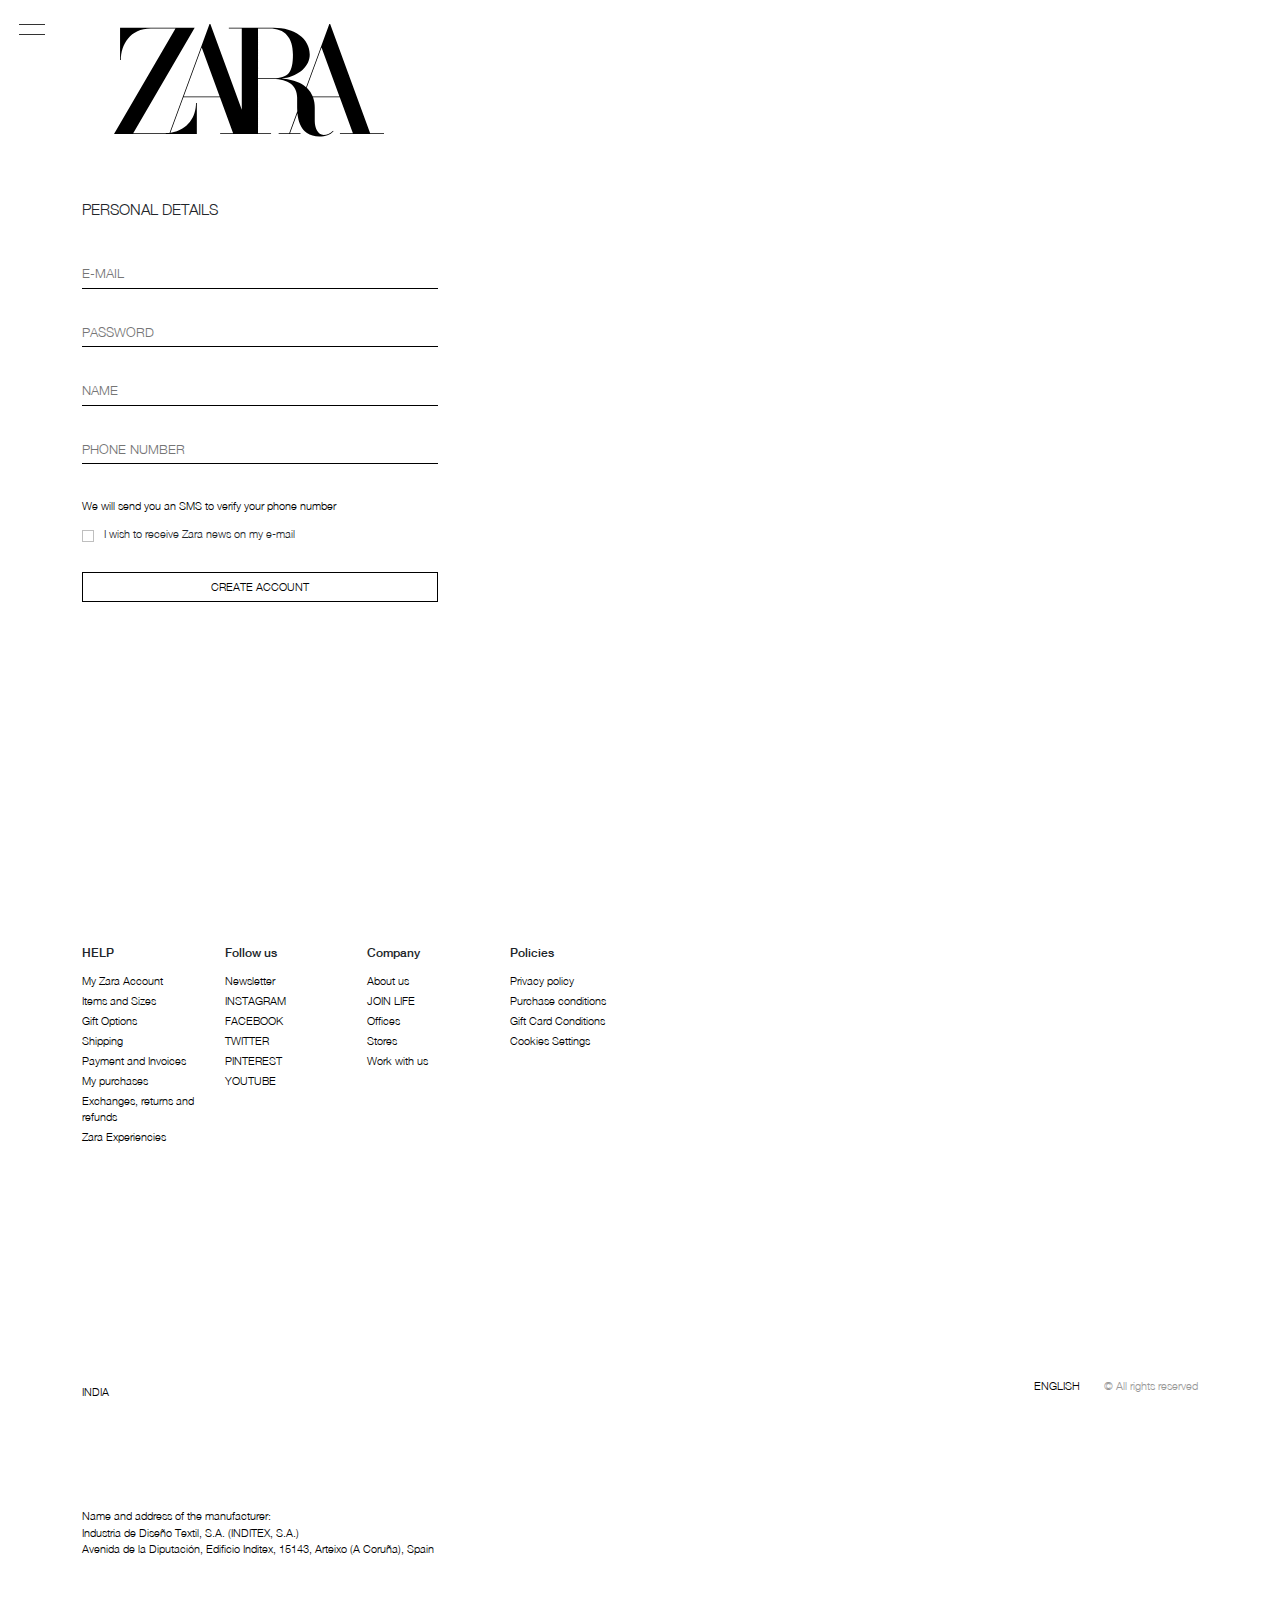
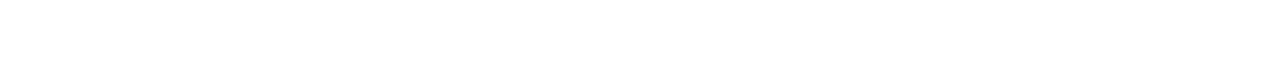
<file: signup.html>
<!DOCTYPE html>
<html lang="en">
  <head>
    <meta charset="UTF-8" />
    <meta name="viewport" content="width=device-width, initial-scale=1.0" />
    <title>Zara - signup</title>
    <link rel="stylesheet" href="css/bootstrap.min.css" />
    <link rel="stylesheet" href="css/style.css" />
    <link rel="stylesheet" href="css/signup.css" />
    <link
      rel="stylesheet"
      href="https://unpkg.com/swiper/swiper-bundle.min.css"
    />
  </head>
  <body>
    <header class="site-header">
      <div class="menu-bar menu-button" id="menu-bar"></div>
      <div class="menu-container">
        <div class="menu-sub-container">
          <div class="logo">
            <a class="logo-link" href="#" title="Your Logo">
              <svg viewBox="0 0 132 55" xmlns="http://www.w3.org/2000/svg">
                <path
                  fill-rule="evenodd"
                  clip-rule="evenodd"
                  d="M105.673.035l19.557 53.338 6.77.002v.383h-21.548v-.383h6.344l-6.431-17.54H97.311v.007l.07.204c.521 1.548.78 3.17.764 4.803v6.575c0 3.382 1.494 6.81 4.347 6.81 1.675 0 3.012-.59 4.604-2.046l.227.211C105.594 54.224 103.5 55 100.36 55c-2.37 0-4.398-.57-6.03-1.693l-.309-.222c-2.148-1.624-3.542-4.278-4.142-7.89l-.096-.583-.1-.882-.01-.152-3.599 9.792h5.107v.384H80.496v-.384h5.162l3.951-10.753v-.023a34.924 34.924 0 0 1-.075-1.906v-4.693c0-5.77-4.29-9.08-11.771-9.08H70.41v26.458h6.371v.383h-24.9v-.383h6.345l-6.431-17.54H33.948l-6.371 17.346.266-.044c8.366-1.442 12.213-7.827 12.265-14.55h.388v15.171H0L30.06 2.185H17.972C7.954 2.185 3.42 9.922 3.35 17.635h-.387V1.8h36.488l-.222.385L9.396 53.373h15.695c.39 0 .778-.019 1.169-.05.26-.018.522-.044.788-.077l.095-.01L46.703 0h.387l.013.035 15.369 41.916V2.185h-6.328v-.39h21.778c10.467 0 17.774 5.372 17.774 13.068 0 5.612-5.005 10.27-12.45 11.595l-1.367.174 1.377.14c4.515.517 8.1 1.906 10.641 4.127l.017.016L105.273 0h.386l.014.035zm-8.552 35.32l.038.094h13.061l-8.773-23.928-7.221 19.67.039.037.367.364a11.876 11.876 0 0 1 2.489 3.762zM70.415 26.53V2.185h5.611c7.496 0 11.454 4.414 11.454 12.76 0 8.877-2.272 11.585-9.717 11.585h-7.348zM42.882 11.521L34.09 35.45h17.565L42.882 11.52z"
                ></path>
              </svg>
            </a>
          </div>
          <div class="menu-universes-bar-container">
            <div class="mobile-close-section">
              <div class="mobile-close"></div>
            </div>

            <div class="shopping-cart-mobile-section">
              <a
                class="header-link shopping-cart shopping-cart-mobile"
                href="#"
                tabindex="0"
              >
                <span>SHOPPING BAG</span>
                <span class="item-count">(0)</span>
              </a>
            </div>
            <div class="menu-universes-bar-item-category">
              <ul class="menu-universes-bar-item-category-row">
                <li>
                  <button class="menu-universes-bar-item-category-item">
                    EDITION
                  </button>
                </li>
                <li>
                  <button class="menu-universes-bar-item-category-item">
                    DIWALI
                  </button>
                </li>
                <li>
                  <button class="menu-universes-bar-item-category-item">
                    PARTY
                  </button>
                </li>
                <li>
                  <button class="menu-universes-bar-item-category-item">
                    NEW
                  </button>
                </li>
              </ul>
              <ul class="menu-universes-bar-item-category-row">
                <li>
                  <button class="menu-universes-bar-item-category-item">
                    BEST SELLERS
                  </button>
                </li>
                <li>
                  <button class="menu-universes-bar-item-category-item">
                    JACKETS
                  </button>
                </li>
              </ul>
              <ul class="menu-universes-bar-item-category-row">
                <li>
                  <button class="menu-universes-bar-item-category-item">
                    EDITION
                  </button>
                </li>
                <li>
                  <button class="menu-universes-bar-item-category-item">
                    DIWALI
                  </button>
                </li>
                <li>
                  <button class="menu-universes-bar-item-category-item">
                    PARTY
                  </button>
                </li>
                <li>
                  <button class="menu-universes-bar-item-category-item">
                    NEW
                  </button>
                </li>
              </ul>
              <ul class="menu-universes-bar-item-category-row">
                <li>
                  <button class="menu-universes-bar-item-category-item">
                    PUFFERS
                  </button>
                </li>
                <li>
                  <button class="menu-universes-bar-item-category-item">
                    SHIRTS
                  </button>
                </li>
                <li>
                  <button class="menu-universes-bar-item-category-item">
                    JEANS
                  </button>
                </li>
              </ul>
              <ul class="menu-universes-bar-item-category-row">
                <li>
                  <button class="menu-universes-bar-item-category-item">
                    T-SHIRTS
                  </button>
                </li>
              </ul>
            </div>
          </div>
        </div>
      </div>
      <div class="header-links">
        <a class="header-link" href="login.html" tabindex="0">LOG IN</a>
        <a class="header-link" href="#" tabindex="0">HELP</a>
        <a class="header-link shopping-cart" href="#" tabindex="0">
          <span>SHOPPING BAG</span>
          <span class="item-count">(0)</span>
        </a>
      </div>
    </header>
    <!-- login-content -->
    <section class="login-content top-space">
      <div class="container">
        <div class="row">
          <div class="col-lg-4">
            <div class="login-title">
              <h2>PERSONAL DETAILS</h2>
            </div>
            <form action="">
              <div class="form-wrap">
                <input type="email" placeholder="E-Mail" />
              </div>
              <div class="form-wrap">
                <input type="email" placeholder="PASSWORD" />
              </div>
              <div class="form-wrap">
                <input type="text" placeholder="Name" />
              </div>
              <div class="form-wrap">
                <input type="number" placeholder="Phone Number" />
              </div>
              <div class="zds-alert-banner">
                <span>We will send you an SMS to verify your phone number</span>
              </div>
              <div class="form-check">
                <input
                  type="checkbox"
                  class="form-check-input"
                  id="exampleCheck1"
                />
                <label class="form-check-label" for="exampleCheck1"
                  >I wish to receive Zara news on my e-mail
                </label>
              </div>
              <div class="form-wrap">
                <button>Create Account</button>
              </div>
            </form>
          </div>
        </div>
      </div>
    </section>
    <!-- footer -->
    <section class="layout-footer__section-sec">
      <div class="container">
        <div class="layout-footer-sitemap-title">
          <div class="row">
            <div class="col-lg-6">
              <div class="row">
                <div class="col-lg-3">
                  <ul class="submenuUtilities">
                    <li class="footer-title">HELP</li>

                    <li>
                      <a href="#">My Zara Account</a>
                    </li>
                    <li>
                      <a href="#">Items and Sizes</a>
                    </li>

                    <li>
                      <a href="#">Gift Options</a>
                    </li>

                    <li>
                      <a href="#">Shipping</a>
                    </li>
                    <li>
                      <a href="#">Payment and Invoices</a>
                    </li>
                    <li>
                      <a href="#">My purchases</a>
                    </li>
                    <li>
                      <a href="#">Exchanges, returns and refunds</a>
                    </li>

                    <li>
                      <a href="#">Zara Experiencies</a>
                    </li>
                  </ul>
                </div>
                <div class="col-lg-3">
                  <ul class="submenuUtilities">
                    <li class="footer-title">Follow us</li>
                    <li>
                      <a href="#">Newsletter</a>
                    </li>

                    <li>
                      <a href="#">INSTAGRAM</a>
                    </li>
                    <li>
                      <a href="#">FACEBOOK</a>
                    </li>

                    <li>
                      <a href="#">TWITTER</a>
                    </li>

                    <li>
                      <a href="#">PINTEREST</a>
                    </li>

                    <li>
                      <a href="#">YOUTUBE</a>
                    </li>
                  </ul>
                </div>
                <div class="col-lg-3">
                  <ul class="submenuUtilities">
                    <li class="footer-title">Company</li>
                    <li>
                      <a href="#">About us</a>
                    </li>
                    <li>
                      <a href="#">JOIN LIFE</a>
                    </li>
                    <li>
                      <a href="#">Offices</a>
                    </li>
                    <li>
                      <a href="#">Stores</a>
                    </li>

                    <li>
                      <a href="#">Work with us</a>
                    </li>
                  </ul>
                </div>
                <div class="col-lg-3">
                  <ul class="submenuUtilities">
                    <li class="footer-title">Policies</li>
                    <li>
                      <a href="#">Privacy policy</a>
                    </li>
                    <li>
                      <a href="#">Purchase conditions</a>
                    </li>

                    <li>
                      <a href="#">Gift Card Conditions</a>
                    </li>

                    <li>
                      <a href="#"> Cookies Settings</a>
                    </li>
                  </ul>
                </div>
              </div>
            </div>
          </div>
        </div>
        <div class="layout-footer__section--bottom-nav">
          <div class="layout-footer__section-block">
            <a href="#">INDIA</a>
            <ul>
              <li><a href="#">ENGLISH</a></li>
              <li>
                <a href="#" class="layout-footer__copyright"
                  >© All rights reserved</a
                >
              </li>
            </ul>
          </div>
        </div>
        <div class="footer-company-info">
          <p>
            Name and address of the manufacturer:<br />Industria de Diseño
            Textil, S.A. (INDITEX, S.A.)<br />Avenida de la Diputación, Edificio
            Inditex, 15143, Arteixo (A Coruña), Spain
          </p>
        </div>
      </div>
    </section>
    <script
      src="https://cdnjs.cloudflare.com/ajax/libs/jquery/3.7.1/jquery.min.js"
      integrity="sha512-v2CJ7UaYy4JwqLDIrZUI/4hqeoQieOmAZNXBeQyjo21dadnwR+8ZaIJVT8EE2iyI61OV8e6M8PP2/4hpQINQ/g=="
      crossorigin="anonymous"
      referrerpolicy="no-referrer"
    ></script>
    <script src="js/bootstrap.min.js"></script>
    <script src="js/bootstrap.bundle.min.js"></script>
    <script src="js/popper.min.js"></script>
    <script src="https://unpkg.com/swiper/swiper-bundle.min.js"></script>
    <script type="text/javascript" src="js/script.js"></script>
  </body>
</html>
</file>
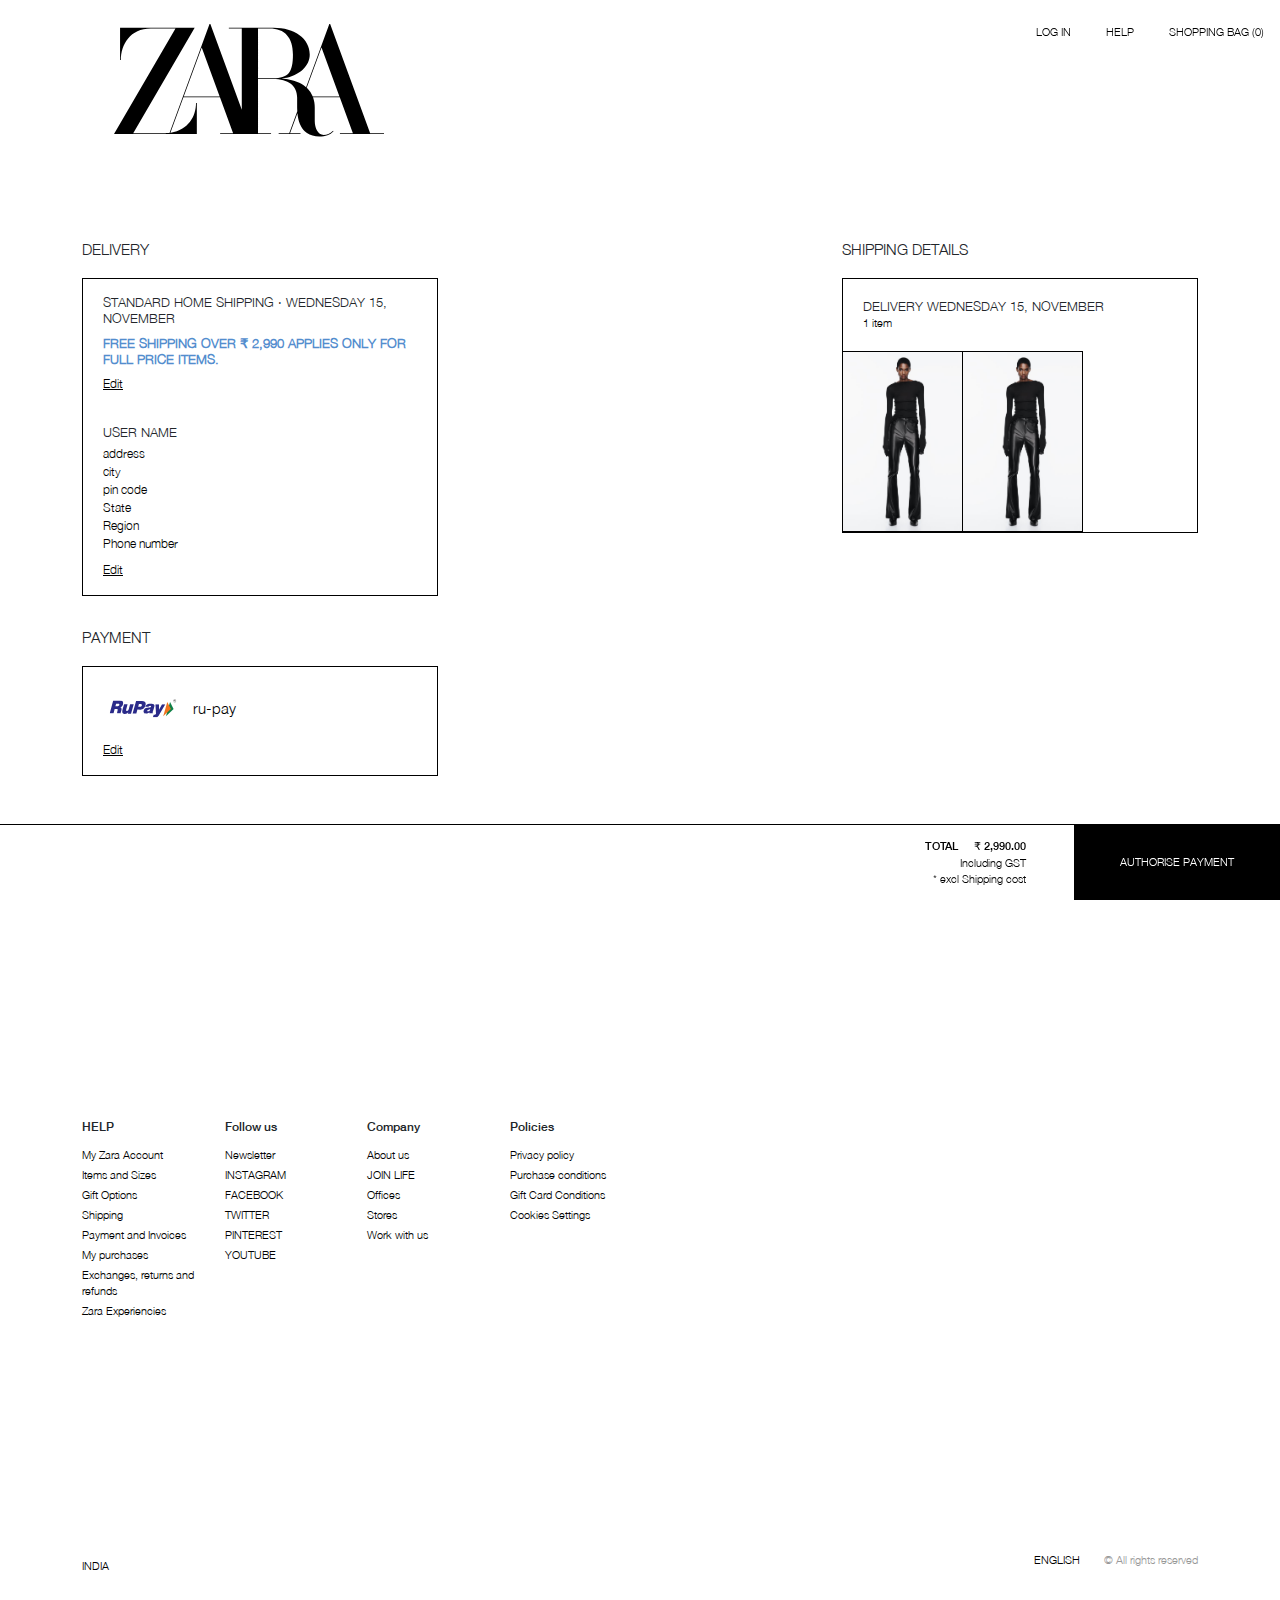
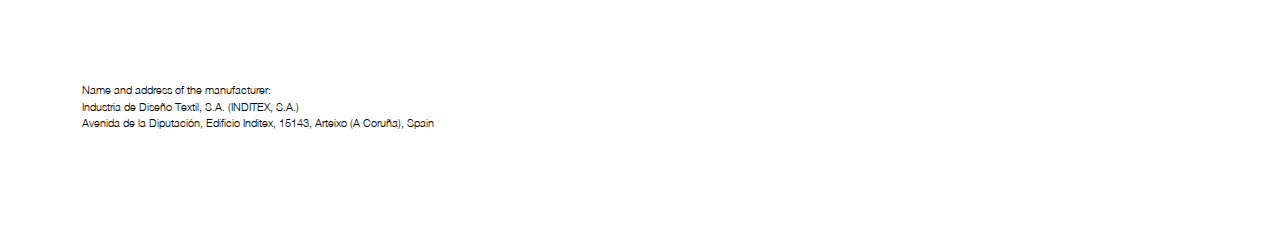
<file: summary.html>
<!DOCTYPE html>
<html lang="en">
  <head>
    <meta charset="UTF-8" />
    <meta name="viewport" content="width=device-width, initial-scale=1.0" />
    <title>Zara-Category</title>
    <link rel="stylesheet" href="css/bootstrap.min.css" />
    <link rel="stylesheet" href="css/style.css" />
    <link rel="stylesheet" href="css/product.css" />
    <link rel="stylesheet" href="css/cart.css" />
    <link
      rel="stylesheet"
      href="https://unpkg.com/swiper/swiper-bundle.min.css"
    />
  </head>

  <body>
    <header class="site-header">
      <div class="menu-bar menu-button" id="menu-bar"></div>
      <div class="menu-container">
        <div class="menu-sub-container">
          <div class="logo">
            <a class="logo-link" href="#" title="Your Logo">
              <svg viewBox="0 0 132 55" xmlns="http://www.w3.org/2000/svg">
                <path
                  fill-rule="evenodd"
                  clip-rule="evenodd"
                  d="M105.673.035l19.557 53.338 6.77.002v.383h-21.548v-.383h6.344l-6.431-17.54H97.311v.007l.07.204c.521 1.548.78 3.17.764 4.803v6.575c0 3.382 1.494 6.81 4.347 6.81 1.675 0 3.012-.59 4.604-2.046l.227.211C105.594 54.224 103.5 55 100.36 55c-2.37 0-4.398-.57-6.03-1.693l-.309-.222c-2.148-1.624-3.542-4.278-4.142-7.89l-.096-.583-.1-.882-.01-.152-3.599 9.792h5.107v.384H80.496v-.384h5.162l3.951-10.753v-.023a34.924 34.924 0 0 1-.075-1.906v-4.693c0-5.77-4.29-9.08-11.771-9.08H70.41v26.458h6.371v.383h-24.9v-.383h6.345l-6.431-17.54H33.948l-6.371 17.346.266-.044c8.366-1.442 12.213-7.827 12.265-14.55h.388v15.171H0L30.06 2.185H17.972C7.954 2.185 3.42 9.922 3.35 17.635h-.387V1.8h36.488l-.222.385L9.396 53.373h15.695c.39 0 .778-.019 1.169-.05.26-.018.522-.044.788-.077l.095-.01L46.703 0h.387l.013.035 15.369 41.916V2.185h-6.328v-.39h21.778c10.467 0 17.774 5.372 17.774 13.068 0 5.612-5.005 10.27-12.45 11.595l-1.367.174 1.377.14c4.515.517 8.1 1.906 10.641 4.127l.017.016L105.273 0h.386l.014.035zm-8.552 35.32l.038.094h13.061l-8.773-23.928-7.221 19.67.039.037.367.364a11.876 11.876 0 0 1 2.489 3.762zM70.415 26.53V2.185h5.611c7.496 0 11.454 4.414 11.454 12.76 0 8.877-2.272 11.585-9.717 11.585h-7.348zM42.882 11.521L34.09 35.45h17.565L42.882 11.52z"
                ></path>
              </svg>
            </a>
          </div>
        </div>
      </div>
      <div class="header-links">
        <a class="header-link" href="login.html" tabindex="0">LOG IN</a>
        <a class="header-link" href="#" tabindex="0">HELP</a>
        <a class="header-link shopping-cart" href="#" tabindex="0">
          <span>SHOPPING BAG</span>
          <span class="item-count">(0)</span>
        </a>
      </div>
    </header>
    <!-- summary-section -->
    <section class="summary-section top-space">
      <div class="container">
        <div class="row justify-content-between">
          <div class="col-lg-4">
            <h2>DELIVERY</h2>
            <div class="summary-box-wrap">
              <div class="summary-box-wrap-items">
                <h3>STANDARD HOME SHIPPING · WEDNESDAY 15, NOVEMBER</h3>
                <h1>
                  FREE SHIPPING OVER ₹ 2,990 APPLIES ONLY FOR FULL PRICE ITEMS.
                </h1>
                <a href="#">Edit</a>
              </div>
              <div class="order-summary-block">
                <h4>user name</h4>
                <p>address</p>
                <p>city</p>
                <p>pin code</p>
                <p>State</p>
                <p>Region</p>
                <p>Phone number</p>
                <a href="#">Edit</a>
              </div>
            </div>
            <div class="payment-summary">
              <h2>PAYMENT</h2>
              <div class="summary-box-wrap">
                <div class="order-summary-payment-method">
                  <img
                    class="order-summary-payment-method__icon"
                    src="img/payment/ru-pay.svg"
                    alt=""
                  />
                  <div class="order-summary-payment-method__details">
                    <p>ru-pay</p>
                  </div>
                </div>
                <a href="#">Edit</a>
              </div>
            </div>
          </div>
          <div class="col-lg-4">
            <h2>SHIPPING DETAILS</h2>
            <div class="summary-box-wrap">
              <div class="order-summary-section__content">
                <h3>DELIVERY WEDNESDAY 15, NOVEMBER</h3>
                <p>1 item</p>
              </div>
              <div class="carousel__viewport">
                <ul>
                  <li>
                    <div class="lazy-image__image-wrapper">
                      <img src="img/product-1.jpg" alt="" />
                    </div>
                  </li>
                  <li>
                    <div class="lazy-image__image-wrapper">
                      <img src="img/product-1.jpg" alt="" />
                    </div>
                  </li>
                </ul>
              </div>
            </div>
          </div>
        </div>
      </div>
    </section>
    <!-- footer__Cart -->
    <section class="layout-shop-footer__container">
      <div class="layout-shop-footer-block">
        <div class="order-totals-table-total">
          <span>TOTAL</span>
          <span class="money-amount">₹ 2,990.00</span>
        </div>
        <ul class="order-totals-table-total__messages">
          <li data-qa-qualifier="totals-message-tax"><p>Including GST</p></li>
          <li data-qa-qualifier="totals-message-shipping">
            <p>* excl Shipping cost</p>
          </li>
        </ul>
      </div>
      <div class="layout-shop-footer__continue">
        <button>AUTHORISE PAYMENT</button>
      </div>
    </section>
    <!-- footer -->
    <section class="layout-footer__section-sec">
      <div class="container">
        <div class="layout-footer-sitemap-title">
          <div class="row">
            <div class="col-lg-6">
              <div class="row">
                <div class="col-lg-3">
                  <ul class="submenuUtilities">
                    <li class="footer-title">HELP</li>

                    <li>
                      <a href="#">My Zara Account</a>
                    </li>
                    <li>
                      <a href="#">Items and Sizes</a>
                    </li>

                    <li>
                      <a href="#">Gift Options</a>
                    </li>

                    <li>
                      <a href="#">Shipping</a>
                    </li>
                    <li>
                      <a href="#">Payment and Invoices</a>
                    </li>
                    <li>
                      <a href="#">My purchases</a>
                    </li>
                    <li>
                      <a href="#">Exchanges, returns and refunds</a>
                    </li>

                    <li>
                      <a href="#">Zara Experiencies</a>
                    </li>
                  </ul>
                </div>
                <div class="col-lg-3">
                  <ul class="submenuUtilities">
                    <li class="footer-title">Follow us</li>
                    <li>
                      <a href="#">Newsletter</a>
                    </li>

                    <li>
                      <a href="#">INSTAGRAM</a>
                    </li>
                    <li>
                      <a href="#">FACEBOOK</a>
                    </li>

                    <li>
                      <a href="#">TWITTER</a>
                    </li>

                    <li>
                      <a href="#">PINTEREST</a>
                    </li>

                    <li>
                      <a href="#">YOUTUBE</a>
                    </li>
                  </ul>
                </div>
                <div class="col-lg-3">
                  <ul class="submenuUtilities">
                    <li class="footer-title">Company</li>
                    <li>
                      <a href="#">About us</a>
                    </li>
                    <li>
                      <a href="#">JOIN LIFE</a>
                    </li>
                    <li>
                      <a href="#">Offices</a>
                    </li>
                    <li>
                      <a href="#">Stores</a>
                    </li>

                    <li>
                      <a href="#">Work with us</a>
                    </li>
                  </ul>
                </div>
                <div class="col-lg-3">
                  <ul class="submenuUtilities">
                    <li class="footer-title">Policies</li>
                    <li>
                      <a href="#">Privacy policy</a>
                    </li>
                    <li>
                      <a href="#">Purchase conditions</a>
                    </li>

                    <li>
                      <a href="#">Gift Card Conditions</a>
                    </li>

                    <li>
                      <a href="#"> Cookies Settings</a>
                    </li>
                  </ul>
                </div>
              </div>
            </div>
          </div>
        </div>
        <div class="layout-footer__section--bottom-nav">
          <div class="layout-footer__section-block">
            <a href="#">INDIA</a>
            <ul>
              <li><a href="#">ENGLISH</a></li>
              <li>
                <a href="#" class="layout-footer__copyright"
                  >© All rights reserved</a
                >
              </li>
            </ul>
          </div>
        </div>
        <div class="footer-company-info">
          <p>
            Name and address of the manufacturer:<br />Industria de Diseño
            Textil, S.A. (INDITEX, S.A.)<br />Avenida de la Diputación, Edificio
            Inditex, 15143, Arteixo (A Coruña), Spain
          </p>
        </div>
      </div>
    </section>
    <script
      src="https://cdnjs.cloudflare.com/ajax/libs/jquery/3.7.1/jquery.min.js"
      integrity="sha512-v2CJ7UaYy4JwqLDIrZUI/4hqeoQieOmAZNXBeQyjo21dadnwR+8ZaIJVT8EE2iyI61OV8e6M8PP2/4hpQINQ/g=="
      crossorigin="anonymous"
      referrerpolicy="no-referrer"
    ></script>
    <script src="js/bootstrap.min.js"></script>
    <script src="js/bootstrap.bundle.min.js"></script>
    <script src="js/popper.min.js"></script>
    <script src="https://unpkg.com/swiper/swiper-bundle.min.js"></script>
    <script type="text/javascript" src="js/script.js"></script>
  </body>
</html>
</file>
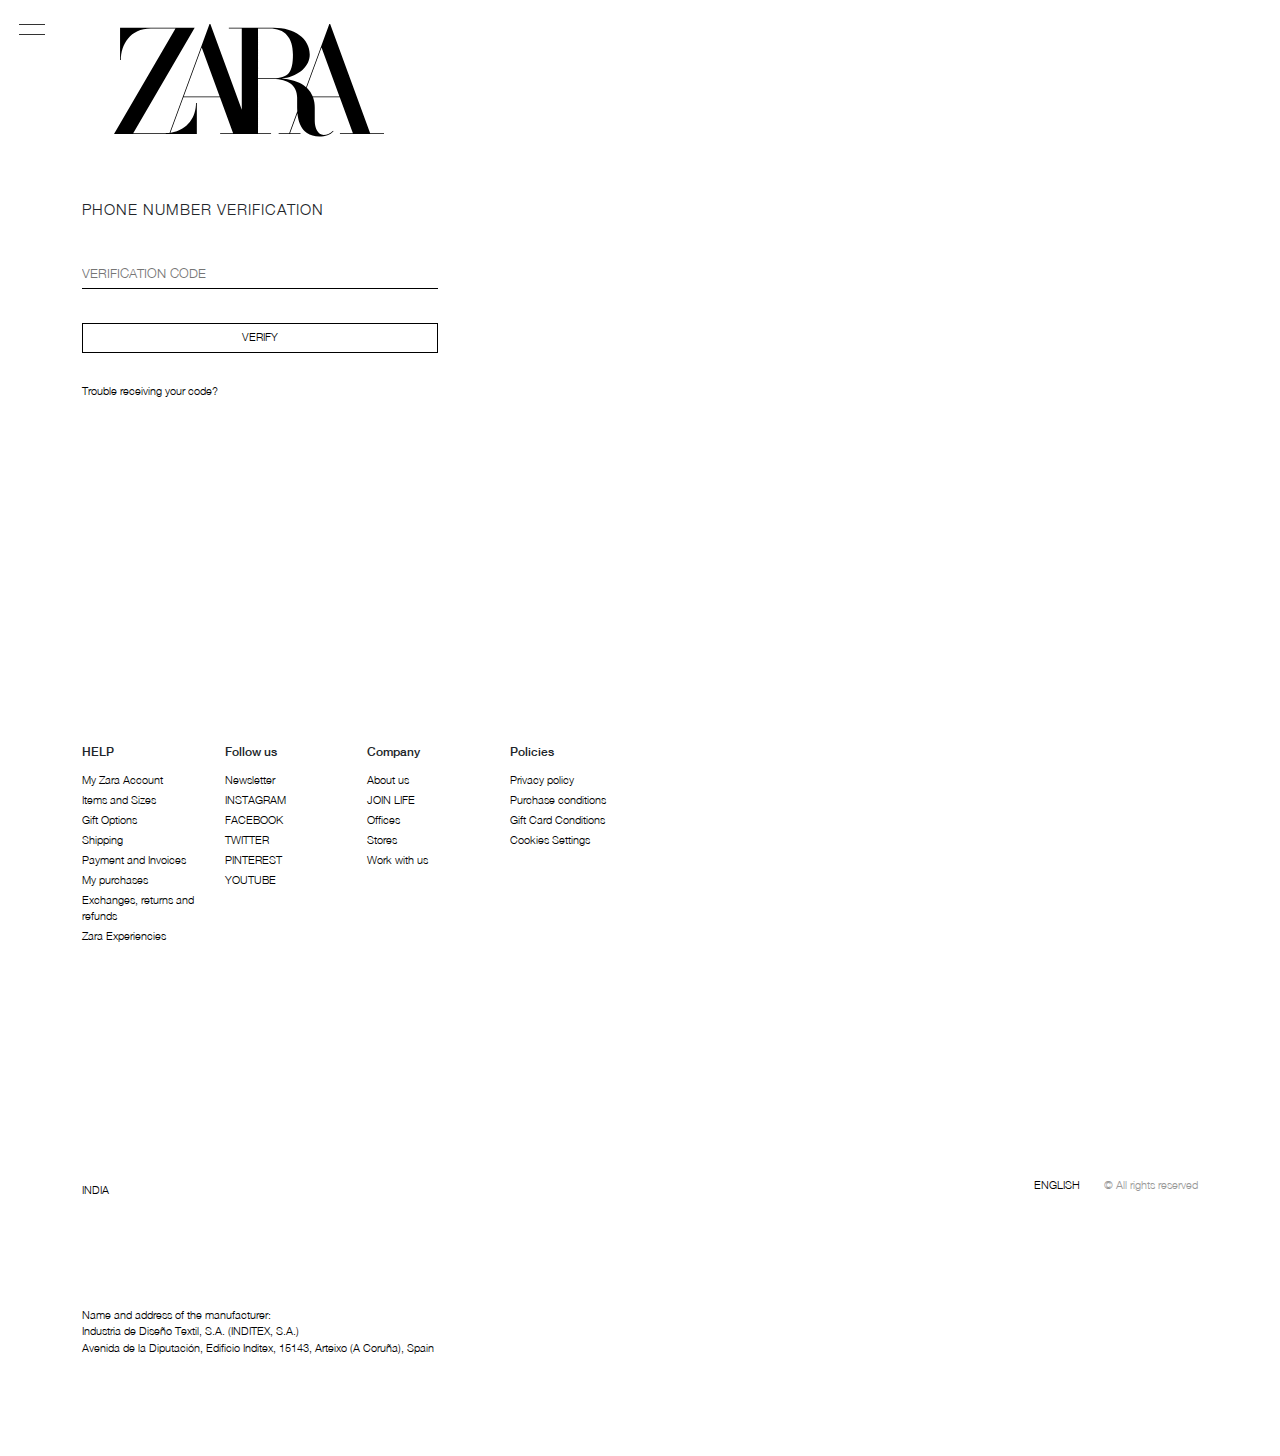
<file: verification.html>
<!DOCTYPE html>
<html lang="en">
  <head>
    <meta charset="UTF-8" />
    <meta name="viewport" content="width=device-width, initial-scale=1.0" />
    <title>Zara - verification</title>
    <link rel="stylesheet" href="css/bootstrap.min.css" />
    <link rel="stylesheet" href="css/style.css" />
    <link rel="stylesheet" href="css/login.css" />
    <link
      rel="stylesheet"
      href="https://unpkg.com/swiper/swiper-bundle.min.css"
    />
  </head>
  <body>
    <header class="site-header">
      <div class="menu-bar menu-button" id="menu-bar"></div>
      <div class="menu-container">
        <div class="menu-sub-container">
          <div class="logo">
            <a class="logo-link" href="#" title="Your Logo">
              <svg viewBox="0 0 132 55" xmlns="http://www.w3.org/2000/svg">
                <path
                  fill-rule="evenodd"
                  clip-rule="evenodd"
                  d="M105.673.035l19.557 53.338 6.77.002v.383h-21.548v-.383h6.344l-6.431-17.54H97.311v.007l.07.204c.521 1.548.78 3.17.764 4.803v6.575c0 3.382 1.494 6.81 4.347 6.81 1.675 0 3.012-.59 4.604-2.046l.227.211C105.594 54.224 103.5 55 100.36 55c-2.37 0-4.398-.57-6.03-1.693l-.309-.222c-2.148-1.624-3.542-4.278-4.142-7.89l-.096-.583-.1-.882-.01-.152-3.599 9.792h5.107v.384H80.496v-.384h5.162l3.951-10.753v-.023a34.924 34.924 0 0 1-.075-1.906v-4.693c0-5.77-4.29-9.08-11.771-9.08H70.41v26.458h6.371v.383h-24.9v-.383h6.345l-6.431-17.54H33.948l-6.371 17.346.266-.044c8.366-1.442 12.213-7.827 12.265-14.55h.388v15.171H0L30.06 2.185H17.972C7.954 2.185 3.42 9.922 3.35 17.635h-.387V1.8h36.488l-.222.385L9.396 53.373h15.695c.39 0 .778-.019 1.169-.05.26-.018.522-.044.788-.077l.095-.01L46.703 0h.387l.013.035 15.369 41.916V2.185h-6.328v-.39h21.778c10.467 0 17.774 5.372 17.774 13.068 0 5.612-5.005 10.27-12.45 11.595l-1.367.174 1.377.14c4.515.517 8.1 1.906 10.641 4.127l.017.016L105.273 0h.386l.014.035zm-8.552 35.32l.038.094h13.061l-8.773-23.928-7.221 19.67.039.037.367.364a11.876 11.876 0 0 1 2.489 3.762zM70.415 26.53V2.185h5.611c7.496 0 11.454 4.414 11.454 12.76 0 8.877-2.272 11.585-9.717 11.585h-7.348zM42.882 11.521L34.09 35.45h17.565L42.882 11.52z"
                ></path>
              </svg>
            </a>
          </div>
          <div class="menu-universes-bar-container">
            <div class="mobile-close-section">
              <div class="mobile-close"></div>
            </div>

            <div class="shopping-cart-mobile-section">
              <a
                class="header-link shopping-cart shopping-cart-mobile"
                href="#"
                tabindex="0"
              >
                <span>SHOPPING BAG</span>
                <span class="item-count">(0)</span>
              </a>
            </div>
            <div class="menu-universes-bar-item-category">
              <ul class="menu-universes-bar-item-category-row">
                <li>
                  <button class="menu-universes-bar-item-category-item">
                    EDITION
                  </button>
                </li>
                <li>
                  <button class="menu-universes-bar-item-category-item">
                    DIWALI
                  </button>
                </li>
                <li>
                  <button class="menu-universes-bar-item-category-item">
                    PARTY
                  </button>
                </li>
                <li>
                  <button class="menu-universes-bar-item-category-item">
                    NEW
                  </button>
                </li>
              </ul>
              <ul class="menu-universes-bar-item-category-row">
                <li>
                  <button class="menu-universes-bar-item-category-item">
                    BEST SELLERS
                  </button>
                </li>
                <li>
                  <button class="menu-universes-bar-item-category-item">
                    JACKETS
                  </button>
                </li>
              </ul>
              <ul class="menu-universes-bar-item-category-row">
                <li>
                  <button class="menu-universes-bar-item-category-item">
                    EDITION
                  </button>
                </li>
                <li>
                  <button class="menu-universes-bar-item-category-item">
                    DIWALI
                  </button>
                </li>
                <li>
                  <button class="menu-universes-bar-item-category-item">
                    PARTY
                  </button>
                </li>
                <li>
                  <button class="menu-universes-bar-item-category-item">
                    NEW
                  </button>
                </li>
              </ul>
              <ul class="menu-universes-bar-item-category-row">
                <li>
                  <button class="menu-universes-bar-item-category-item">
                    PUFFERS
                  </button>
                </li>
                <li>
                  <button class="menu-universes-bar-item-category-item">
                    SHIRTS
                  </button>
                </li>
                <li>
                  <button class="menu-universes-bar-item-category-item">
                    JEANS
                  </button>
                </li>
              </ul>
              <ul class="menu-universes-bar-item-category-row">
                <li>
                  <button class="menu-universes-bar-item-category-item">
                    T-SHIRTS
                  </button>
                </li>
              </ul>
            </div>
          </div>
        </div>
      </div>
      <div class="header-links">
        <a class="header-link" href="login.html" tabindex="0">LOG IN</a>
        <a class="header-link" href="#" tabindex="0">HELP</a>
        <a class="header-link shopping-cart" href="#" tabindex="0">
          <span>SHOPPING BAG</span>
          <span class="item-count">(0)</span>
        </a>
      </div>
    </header>
    <!-- verification-content -->
    <section class="login-content top-space">
      <div class="container">
        <div class="row">
          <div class="col-lg-4">
            <div class="login-title">
              <h2>PHONE NUMBER VERIFICATION</h2>
            </div>
            <form action="">
              <div class="form-wrap">
                <input type="number" placeholder="VERIFICATION Code" />
              </div>
              <div class="form-wrap">
                <button>VERIFY</button>
              </div>
              <div class="complete-phone-verification__link">
                <a href="#">Trouble receiving your code?</a>
              </div>
            </form>
          </div>
        </div>
      </div>
    </section>
    <!-- footer -->
    <section class="layout-footer__section-sec">
      <div class="container">
        <div class="layout-footer-sitemap-title">
          <div class="row">
            <div class="col-lg-6">
              <div class="row">
                <div class="col-lg-3">
                  <ul class="submenuUtilities">
                    <li class="footer-title">HELP</li>

                    <li>
                      <a href="#">My Zara Account</a>
                    </li>
                    <li>
                      <a href="#">Items and Sizes</a>
                    </li>

                    <li>
                      <a href="#">Gift Options</a>
                    </li>

                    <li>
                      <a href="#">Shipping</a>
                    </li>
                    <li>
                      <a href="#">Payment and Invoices</a>
                    </li>
                    <li>
                      <a href="#">My purchases</a>
                    </li>
                    <li>
                      <a href="#">Exchanges, returns and refunds</a>
                    </li>

                    <li>
                      <a href="#">Zara Experiencies</a>
                    </li>
                  </ul>
                </div>
                <div class="col-lg-3">
                  <ul class="submenuUtilities">
                    <li class="footer-title">Follow us</li>
                    <li>
                      <a href="#">Newsletter</a>
                    </li>

                    <li>
                      <a href="#">INSTAGRAM</a>
                    </li>
                    <li>
                      <a href="#">FACEBOOK</a>
                    </li>

                    <li>
                      <a href="#">TWITTER</a>
                    </li>

                    <li>
                      <a href="#">PINTEREST</a>
                    </li>

                    <li>
                      <a href="#">YOUTUBE</a>
                    </li>
                  </ul>
                </div>
                <div class="col-lg-3">
                  <ul class="submenuUtilities">
                    <li class="footer-title">Company</li>
                    <li>
                      <a href="#">About us</a>
                    </li>
                    <li>
                      <a href="#">JOIN LIFE</a>
                    </li>
                    <li>
                      <a href="#">Offices</a>
                    </li>
                    <li>
                      <a href="#">Stores</a>
                    </li>

                    <li>
                      <a href="#">Work with us</a>
                    </li>
                  </ul>
                </div>
                <div class="col-lg-3">
                  <ul class="submenuUtilities">
                    <li class="footer-title">Policies</li>
                    <li>
                      <a href="#">Privacy policy</a>
                    </li>
                    <li>
                      <a href="#">Purchase conditions</a>
                    </li>

                    <li>
                      <a href="#">Gift Card Conditions</a>
                    </li>

                    <li>
                      <a href="#"> Cookies Settings</a>
                    </li>
                  </ul>
                </div>
              </div>
            </div>
          </div>
        </div>
        <div class="layout-footer__section--bottom-nav">
          <div class="layout-footer__section-block">
            <a href="#">INDIA</a>
            <ul>
              <li><a href="#">ENGLISH</a></li>
              <li>
                <a href="#" class="layout-footer__copyright"
                  >© All rights reserved</a
                >
              </li>
            </ul>
          </div>
        </div>
        <div class="footer-company-info">
          <p>
            Name and address of the manufacturer:<br />Industria de Diseño
            Textil, S.A. (INDITEX, S.A.)<br />Avenida de la Diputación, Edificio
            Inditex, 15143, Arteixo (A Coruña), Spain
          </p>
        </div>
      </div>
    </section>
    <script
      src="https://cdnjs.cloudflare.com/ajax/libs/jquery/3.7.1/jquery.min.js"
      integrity="sha512-v2CJ7UaYy4JwqLDIrZUI/4hqeoQieOmAZNXBeQyjo21dadnwR+8ZaIJVT8EE2iyI61OV8e6M8PP2/4hpQINQ/g=="
      crossorigin="anonymous"
      referrerpolicy="no-referrer"
    ></script>
    <script src="js/bootstrap.min.js"></script>
    <script src="js/bootstrap.bundle.min.js"></script>
    <script src="js/popper.min.js"></script>
    <script src="https://unpkg.com/swiper/swiper-bundle.min.js"></script>
    <script type="text/javascript" src="js/script.js"></script>
  </body>
</html>
</file>
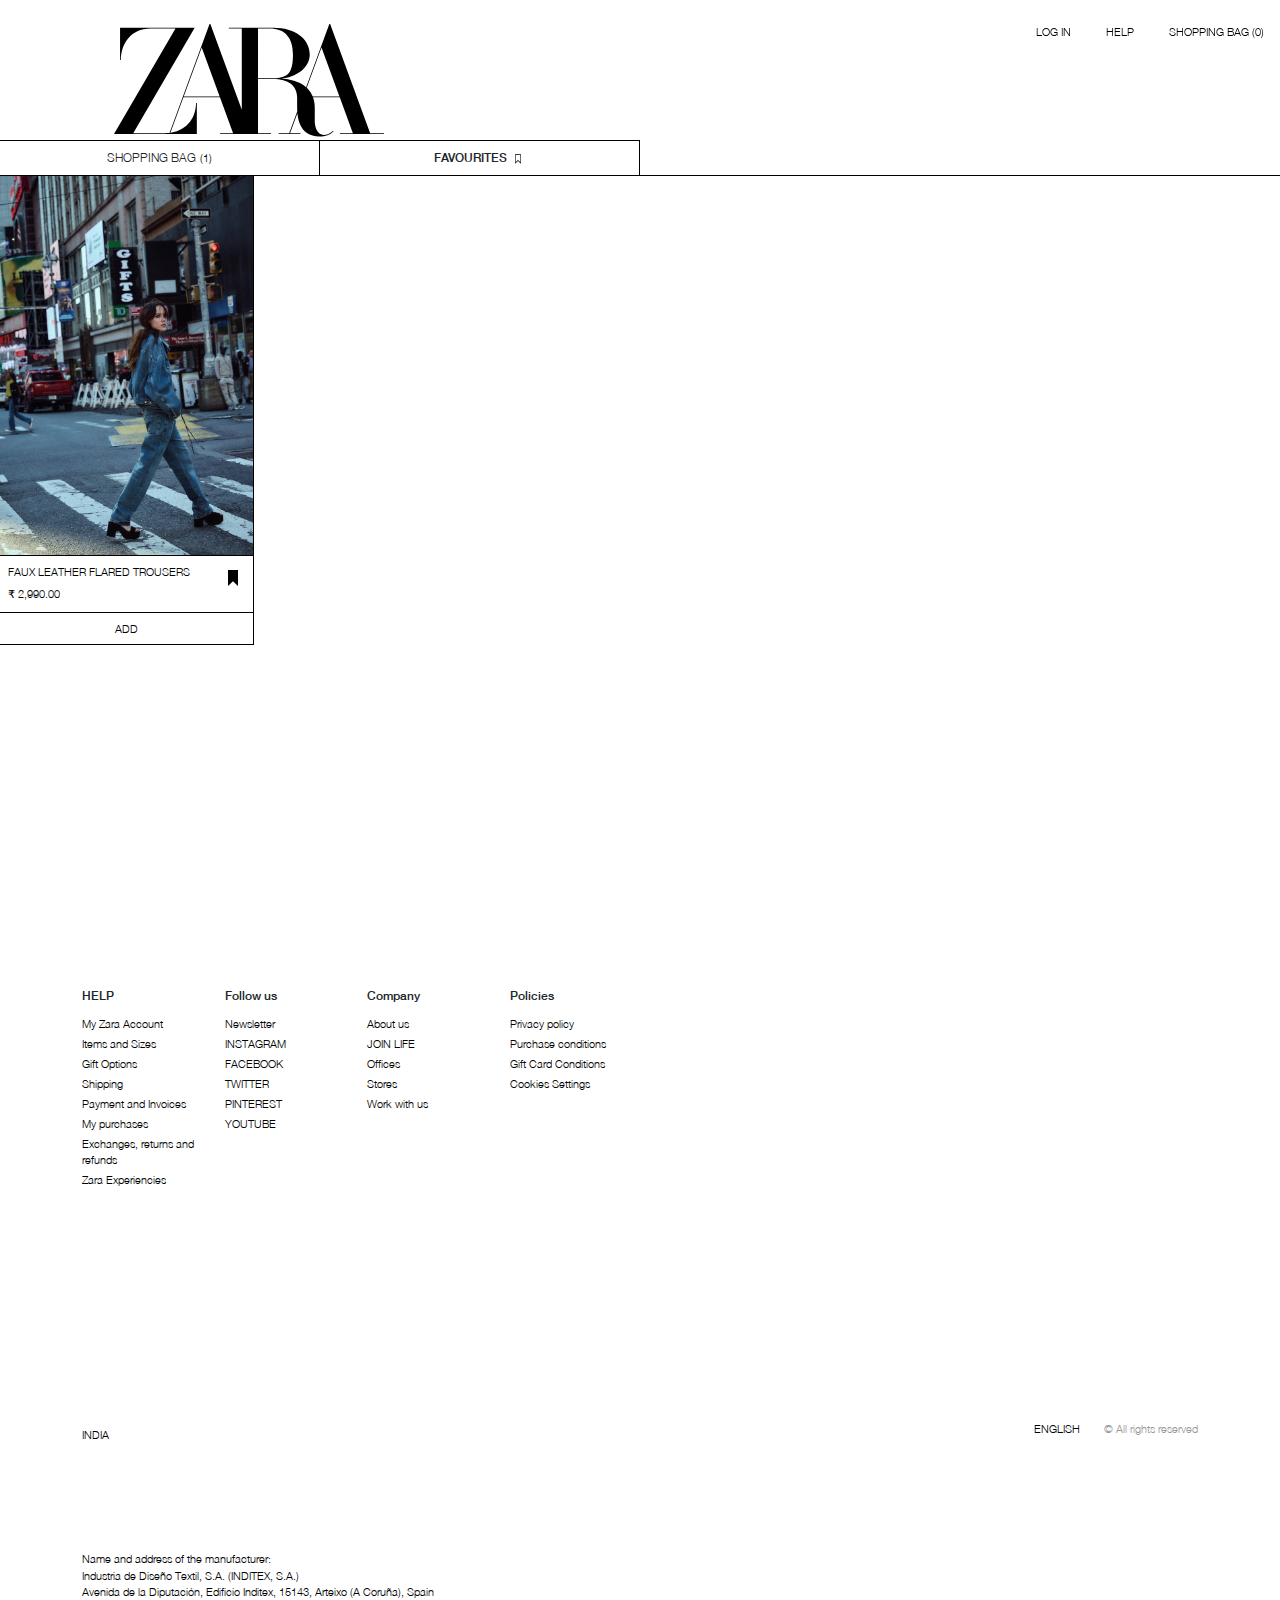
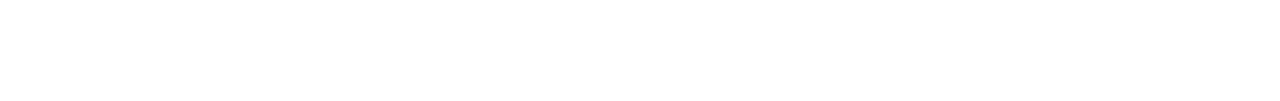
<file: wishlist.html>
<!DOCTYPE html>
<html lang="en">
  <head>
    <meta charset="UTF-8" />
    <meta name="viewport" content="width=device-width, initial-scale=1.0" />
    <title>Zara-Wishlist</title>
    <link rel="stylesheet" href="css/bootstrap.min.css" />
    <link rel="stylesheet" href="css/style.css" />
    <link rel="stylesheet" href="css/product.css" />
    <link rel="stylesheet" href="css/cart.css" />
    <link
      rel="stylesheet"
      href="https://unpkg.com/swiper/swiper-bundle.min.css"
    />
  </head>

  <body>
    <header class="site-header">
      <div class="menu-bar menu-button" id="menu-bar"></div>
      <div class="menu-container">
        <div class="menu-sub-container">
          <div class="logo">
            <a class="logo-link" href="#" title="Your Logo">
              <svg viewBox="0 0 132 55" xmlns="http://www.w3.org/2000/svg">
                <path
                  fill-rule="evenodd"
                  clip-rule="evenodd"
                  d="M105.673.035l19.557 53.338 6.77.002v.383h-21.548v-.383h6.344l-6.431-17.54H97.311v.007l.07.204c.521 1.548.78 3.17.764 4.803v6.575c0 3.382 1.494 6.81 4.347 6.81 1.675 0 3.012-.59 4.604-2.046l.227.211C105.594 54.224 103.5 55 100.36 55c-2.37 0-4.398-.57-6.03-1.693l-.309-.222c-2.148-1.624-3.542-4.278-4.142-7.89l-.096-.583-.1-.882-.01-.152-3.599 9.792h5.107v.384H80.496v-.384h5.162l3.951-10.753v-.023a34.924 34.924 0 0 1-.075-1.906v-4.693c0-5.77-4.29-9.08-11.771-9.08H70.41v26.458h6.371v.383h-24.9v-.383h6.345l-6.431-17.54H33.948l-6.371 17.346.266-.044c8.366-1.442 12.213-7.827 12.265-14.55h.388v15.171H0L30.06 2.185H17.972C7.954 2.185 3.42 9.922 3.35 17.635h-.387V1.8h36.488l-.222.385L9.396 53.373h15.695c.39 0 .778-.019 1.169-.05.26-.018.522-.044.788-.077l.095-.01L46.703 0h.387l.013.035 15.369 41.916V2.185h-6.328v-.39h21.778c10.467 0 17.774 5.372 17.774 13.068 0 5.612-5.005 10.27-12.45 11.595l-1.367.174 1.377.14c4.515.517 8.1 1.906 10.641 4.127l.017.016L105.273 0h.386l.014.035zm-8.552 35.32l.038.094h13.061l-8.773-23.928-7.221 19.67.039.037.367.364a11.876 11.876 0 0 1 2.489 3.762zM70.415 26.53V2.185h5.611c7.496 0 11.454 4.414 11.454 12.76 0 8.877-2.272 11.585-9.717 11.585h-7.348zM42.882 11.521L34.09 35.45h17.565L42.882 11.52z"
                ></path>
              </svg>
            </a>
          </div>
          <div class="menu-universes-bar-container">
            <div class="mobile-close-section">
              <div class="mobile-close"></div>
            </div>

            <div class="shopping-cart-mobile-section">
              <a
                class="header-link shopping-cart shopping-cart-mobile"
                href="#"
                tabindex="0"
              >
                <span>SHOPPING BAG</span>
                <span class="item-count">(0)</span>
              </a>
            </div>
            <!-- <ul class="menu-universes-bar">
              <li>
                <button
                  class="menu-universes-bar-item menu-active"
                  value="#page1"
                >
                  WOMAN
                </button>
              </li>
            </ul> -->
            <div class="menu-universes-bar-item-category">
              <ul class="menu-universes-bar-item-category-row">
                <li>
                  <button class="menu-universes-bar-item-category-item">
                    EDITION
                  </button>
                </li>
                <li>
                  <button class="menu-universes-bar-item-category-item">
                    DIWALI
                  </button>
                </li>
                <li>
                  <button class="menu-universes-bar-item-category-item">
                    PARTY
                  </button>
                </li>
                <li>
                  <button class="menu-universes-bar-item-category-item">
                    NEW
                  </button>
                </li>
              </ul>
              <ul class="menu-universes-bar-item-category-row">
                <li>
                  <button class="menu-universes-bar-item-category-item">
                    BEST SELLERS
                  </button>
                </li>
                <li>
                  <button class="menu-universes-bar-item-category-item">
                    JACKETS
                  </button>
                </li>
              </ul>
              <ul class="menu-universes-bar-item-category-row">
                <li>
                  <button class="menu-universes-bar-item-category-item">
                    EDITION
                  </button>
                </li>
                <li>
                  <button class="menu-universes-bar-item-category-item">
                    DIWALI
                  </button>
                </li>
                <li>
                  <button class="menu-universes-bar-item-category-item">
                    PARTY
                  </button>
                </li>
                <li>
                  <button class="menu-universes-bar-item-category-item">
                    NEW
                  </button>
                </li>
              </ul>
              <ul class="menu-universes-bar-item-category-row">
                <li>
                  <button class="menu-universes-bar-item-category-item">
                    PUFFERS
                  </button>
                </li>
                <li>
                  <button class="menu-universes-bar-item-category-item">
                    SHIRTS
                  </button>
                </li>
                <li>
                  <button class="menu-universes-bar-item-category-item">
                    JEANS
                  </button>
                </li>
              </ul>
              <ul class="menu-universes-bar-item-category-row">
                <li>
                  <button class="menu-universes-bar-item-category-item">
                    T-SHIRTS
                  </button>
                </li>
              </ul>
            </div>
          </div>
        </div>
      </div>
      <div class="header-links">
        <a class="header-link" href="login.html" tabindex="0">LOG IN</a>
        <a class="header-link" href="#" tabindex="0">HELP</a>
        <a class="header-link shopping-cart" href="#" tabindex="0">
          <span>SHOPPING BAG</span>
          <span class="item-count">(0)</span>
        </a>
      </div>
    </header>
    <div class="content-header__info top-space">
      <ul>
        <li>
          <a href="cart.html">Shopping bag <span> (1)</span></a>
        </li>
        <li>
          <a href="wishlist.html" class="content-header-active"
            >Favourites
            <span
              ><svg
                class="layout-shopping-lists-navigation__lists-icon wishlist-icon"
                preserveAspectRatio="xMidYMid slice"
                width="24"
                heigth="24"
                height="24"
                viewBox="0 0 24 24"
                xmlns="http://www.w3.org/2000/svg"
                fill="inherit"
                stroke="inherit"
              >
                <path
                  fill-rule="evenodd"
                  clip-rule="evenodd"
                  d="M12 15.238L17 20V4H7v16l5-4.762zm-4 2.429l4-3.81 4 3.81V5H8v12.667z"
                ></path></svg></span
          ></a>
        </li>
      </ul>
    </div>
    <!-- shop-cart-view__content -->
    <section class="shop-cart-view__content">
      <div class="shop-cart-grid-items">
        <div class="shop-cart-item">
          <div class="shop-cart-item__image-container">
            <a href="#">
              <div class="shop-cart-item-image">
                <div class="shop-cart-item-image__media">
                  <img
                    src="img/shoes-1.jpg"
                    alt="product-2"
                    class="img-fluid"
                  />
                </div>
              </div>
            </a>
          </div>
          <div class="shop-cart-item__details">
            <div class="shop-cart-item__details-container">
              <div class="shop-cart-item__main-actions">
                <div class="shop-cart-item-actions">
                  <button class="shop-cart-item-actions__action">
                    <svg
                      class="wishlist-icon wishlist-icon--grid"
                      preserveAspectRatio="xMidYMid slice"
                      width="24"
                      heigth="24"
                      height="24"
                      viewBox="0 0 24 24"
                      xmlns="http://www.w3.org/2000/svg"
                      fill="inherit"
                      stroke="inherit"
                    >
                      <path
                        fill-rule="evenodd"
                        clip-rule="evenodd"
                        d="M12 15.238L17 20V4H7v16l5-4.762z"
                      ></path>
                    </svg>
                  </button>
                </div>
              </div>
              <div class="shop-cart-item__info">
                <div class="shop-cart-item-header">
                  <a
                    class="shop-cart-item-header__description-link link"
                    href="#"
                    ><div class="shop-cart-item-header__description">
                      FAUX LEATHER FLARED TROUSERS
                    </div></a
                  >
                </div>
                <div class="shop-cart-item-pricing__container">
                  <div class="shop-cart-item-pricing">
                    <div class="shop-cart-item-pricing__current">
                      <div class="money-amount">
                        <span class="money-amount__main">₹ 2,990.00</span>
                      </div>
                    </div>
                  </div>
                </div>
              </div>
            </div>
            <div class="add-cart-btn-item">
              <button>Add</button>
            </div>
          </div>
        </div>
      </div>
    </section>
    <!-- footer -->
    <section class="layout-footer__section-sec">
      <div class="container">
        <div class="layout-footer-sitemap-title">
          <div class="row">
            <div class="col-lg-6">
              <div class="row">
                <div class="col-lg-3">
                  <ul class="submenuUtilities">
                    <li class="footer-title">HELP</li>

                    <li>
                      <a href="#">My Zara Account</a>
                    </li>
                    <li>
                      <a href="#">Items and Sizes</a>
                    </li>

                    <li>
                      <a href="#">Gift Options</a>
                    </li>

                    <li>
                      <a href="#">Shipping</a>
                    </li>
                    <li>
                      <a href="#">Payment and Invoices</a>
                    </li>
                    <li>
                      <a href="#">My purchases</a>
                    </li>
                    <li>
                      <a href="#">Exchanges, returns and refunds</a>
                    </li>

                    <li>
                      <a href="#">Zara Experiencies</a>
                    </li>
                  </ul>
                </div>
                <div class="col-lg-3">
                  <ul class="submenuUtilities">
                    <li class="footer-title">Follow us</li>
                    <li>
                      <a href="#">Newsletter</a>
                    </li>

                    <li>
                      <a href="#">INSTAGRAM</a>
                    </li>
                    <li>
                      <a href="#">FACEBOOK</a>
                    </li>

                    <li>
                      <a href="#">TWITTER</a>
                    </li>

                    <li>
                      <a href="#">PINTEREST</a>
                    </li>

                    <li>
                      <a href="#">YOUTUBE</a>
                    </li>
                  </ul>
                </div>
                <div class="col-lg-3">
                  <ul class="submenuUtilities">
                    <li class="footer-title">Company</li>
                    <li>
                      <a href="#">About us</a>
                    </li>
                    <li>
                      <a href="#">JOIN LIFE</a>
                    </li>
                    <li>
                      <a href="#">Offices</a>
                    </li>
                    <li>
                      <a href="#">Stores</a>
                    </li>

                    <li>
                      <a href="#">Work with us</a>
                    </li>
                  </ul>
                </div>
                <div class="col-lg-3">
                  <ul class="submenuUtilities">
                    <li class="footer-title">Policies</li>
                    <li>
                      <a href="#">Privacy policy</a>
                    </li>
                    <li>
                      <a href="#">Purchase conditions</a>
                    </li>

                    <li>
                      <a href="#">Gift Card Conditions</a>
                    </li>

                    <li>
                      <a href="#"> Cookies Settings</a>
                    </li>
                  </ul>
                </div>
              </div>
            </div>
          </div>
        </div>
        <div class="layout-footer__section--bottom-nav">
          <div class="layout-footer__section-block">
            <a href="#">INDIA</a>
            <ul>
              <li><a href="#">ENGLISH</a></li>
              <li>
                <a href="#" class="layout-footer__copyright"
                  >© All rights reserved</a
                >
              </li>
            </ul>
          </div>
        </div>
        <div class="footer-company-info">
          <p>
            Name and address of the manufacturer:<br />Industria de Diseño
            Textil, S.A. (INDITEX, S.A.)<br />Avenida de la Diputación, Edificio
            Inditex, 15143, Arteixo (A Coruña), Spain
          </p>
        </div>
      </div>
    </section>
    <script
      src="https://cdnjs.cloudflare.com/ajax/libs/jquery/3.7.1/jquery.min.js"
      integrity="sha512-v2CJ7UaYy4JwqLDIrZUI/4hqeoQieOmAZNXBeQyjo21dadnwR+8ZaIJVT8EE2iyI61OV8e6M8PP2/4hpQINQ/g=="
      crossorigin="anonymous"
      referrerpolicy="no-referrer"
    ></script>
    <script src="js/bootstrap.min.js"></script>
    <script src="js/bootstrap.bundle.min.js"></script>
    <script src="js/popper.min.js"></script>
    <script src="https://unpkg.com/swiper/swiper-bundle.min.js"></script>
    <script type="text/javascript" src="js/script.js"></script>
  </body>
</html>
</file>
<file: css/style.css>
@font-face {
  font-family: Helvetica-Neue-Font;
  src: url(..//font/HelveticaNeueLight.ttf);
}
@font-face {
  font-family: Helvetica-Neue-Medium;
  src: url(..//font/HelveticaNeueMedium.ttf);
}
* {
  padding: 0;
  margin: 0;
  box-sizing: border-box;
}
body {
  font-family: Helvetica-Neue-Font;
  font-weight: 300;
  padding: 0;
  margin: 0;
  /* overflow: hidden; */
}
span,
p,
a {
  font-size: 11px;
  margin-bottom: 0px;
  color: #000;
}
a:hover {
  color: #000;
}
h1,
h2,
h3,
h4,
h5,
h6 {
  font-size: 13px;
  margin-bottom: 0px;
}
/* Apply some basic styles to the body and #horizontalSlider container */
/* body {
  margin: 0;
  padding: 0;
  overflow: hidden;
  font-family: "Neue-Helvetica", "Helvetica", "Arial", "sans-serif";
} */

/*--- header ---*/
header.site-header {
  float: left;
  width: 100%;
  height: auto;
  position: fixed;
  z-index: 100;
  margin-top: 1.5em;
  top: 0;
}
button.menu-button {
  width: 5%;
  float: left;
}
.top-space {
  padding-top: 200px;
}
/* Style the menu button */
.menu-button {
  background: none;
  border: none;
  color: #fff;
  font-size: 20px;
  cursor: pointer;
}

/* Style the menu icon */
.menu-icon {
  transition: transform 0.2s;
}

.menu-icon.active {
  transform: rotate(90deg);
}

button.menu-button {
  width: 5%;
  float: left;
}
.menu-container {
  float: left;
  width: 45%;
  text-align: center;
}
.menu-active {
  font-family: Helvetica-Neue-Medium;
}
.menu-sub-container {
  width: 70%;
  float: left;
  margin-left: 50px;
}
.menu-universes-bar {
  list-style: none;
  display: flex;
  justify-content: left;
  gap: 16px;
  padding: 0px;
  margin-top: 10px;
}
button.menu-universes-bar-item {
  border: none;
  background: none;
  font-size: 13px;
}
.menu-universes-bar-item-category {
  display: none;
}
.menu-sub-container-visible .logo {
  padding: 1em 1em;
  border-bottom: 1px solid;
}
.menu-sub-container-visible .menu-universes-bar {
  justify-content: end;
}
.menu-sub-container-visible .menu-universes-bar-container {
  padding: 1em 2em;
}
.menu-sub-container-visible .menu-universes-bar-item-category {
  display: block;
}
.menu-sub-container-visible.menu-sub-container {
  background: white;
  overflow: hidden;
}
ul.menu-universes-bar-item-category-row {
  list-style: none;
  display: flex;
  justify-content: flex-end;
  margin: 5px 0px;
}
button.menu-universes-bar-item-category-item {
  background: inherit;
  border: 1px solid;
  margin: 0px 4px;
  font-size: 10px;
  padding: 3px 5px;
}
.logo {
  text-align: left;
}
.logo svg {
  width: 270px;
}
.main-logo svg {
  width: 363px;
}
.search {
  float: left;
  width: 20%;
}
.search input#gsearch {
  padding: 5px 10px;
  border-radius: 0px;
  border: none;
  width: 100%;
  border: 1px solid #000;
  font-size: 12px;
  text-transform: uppercase;
}
.search input#gsearch::placeholder {
  text-align: end;
}
.header-links {
  float: right;
  width: 30%;
  text-align: end;
  font-size: 11px;
}
.header-links a {
  text-decoration: none;
  color: white;
  margin: 0 16px;
}
.header-links a span {
  color: inherit;
}
/* Set the color of next and previous icons to white */
.swiper-button-next,
.swiper-button-prev {
  color: black !important;
  transform: scale(0.5) !important;
}
.swiper-container {
  overflow: hidden;
}
#horizontalSlider {
  width: 100%;
  height: 100vh;
}

/* Style horizontal sections */
.section {
  display: flex;
  justify-content: center;
  align-items: center;
  font-size: 24px;
  background-color: #eee;
}

/* Apply styles to the vertical sliders */
#verticalSlider1,
#verticalSlider2 {
  width: 100%;
  height: 100vh;
  display: flex;
  flex-direction: column;
  justify-content: center;
  align-items: center;
}

.slide {
  font-size: 20px;
  padding: 20px;
  background-color: #ccc;
  border: 1px solid #999;
  margin: 10px;
}

/*--------- vertical slider -------*/
ul.vertical-slider {
  margin: 0;
  padding: 0;
}
li.vertical-slide {
  width: 100%;
  height: 100vh;
  overflow: hidden;
}
li.vertical-slide img {
  width: 100%;
  height: auto;
}

.vertical-slider {
  width: 100%;
  height: 100vh;
  display: flex;
  justify-content: center;
  align-items: center;
  background-color: #e3e3e3;
  border: 1px solid #999;
  overflow: hidden;
}

.vertical-slider img {
  width: 100%;
  height: auto;
}

/* Apply styles to the slides */
.vertical-slider .swiper-slide {
  display: flex;
  width: 100%;
  height: 100vh;
}

/* Style the images within the slides */
.vertical-slider .swiper-slide img {
  width: 100%;
  height: 100%;
  object-fit: cover;
}

/*--- footer ---*/
.footer {
  width: 100%;
  float: left;
  height: 100vh;
  position: relative;
}
.footer-main {
  float: left;
  margin-top: 20%;
  display: flex;
  justify-content: center;
  flex-wrap: wrap;
  width: 100%;
}
.newsletter {
  flex-basis: 100%;
  text-align: center;
}
.social-network {
  margin-top: 4rem;
}
ul#SocialNetworkFooter {
  text-decoration: none;
  list-style: none;
  display: flex;
  justify-content: center;
  flex-wrap: wrap;
}
#SocialNetworkFooter li {
  margin: 10px 10px;
  font-size: 11px;
}
#SocialNetworkFooter li a.social-link {
  text-decoration: none;
  color: black;
}
.footer-legal {
  position: absolute;
  bottom: 0;
  font-size: 12px;
  padding: 20px 30px;
}
.mobile-close-section {
  display: none;
}
.shopping-cart-mobile-section {
  display: none;
}

.footer-newsletter span {
  font-size: 15px;
  text-transform: uppercase;
}
ul#SocialNetworkFooter li a {
  font-size: 10px;
}
.footer-company-info.zds-body-xs {
  font-size: 8px;
  text-transform: uppercase;
}

.menu-bar {
  float: left;
  width: 5%;
  position: relative;
  height: 25px;
}

.menu-bar::before,
.menu-bar::after {
  content: "";
  position: absolute;
  width: 40%;
  height: 1px;
  background-color: #333;
}

.menu-bar::before {
  transform: rotate(0deg);
  top: 0;
  left: 30%;
}
.menu-bar::after {
  transform: rotate(0deg);
  top: 10px;
  left: 30%;
}

.menu-active.menu-bar::before {
  transform: rotate(45deg);
  top: 0;
}
.menu-active.menu-bar::after {
  transform: rotate(-45deg);
  top: 0;
}

.mobile-close {
  float: left;
  width: 5%;
  position: relative;
  height: 25px;
}
.mobile-close::before,
.mobile-close::after {
  content: "";
  position: absolute;
  width: 40%;
  height: 1px;
  background-color: #333;
}
.mobile-close::before {
  transform: rotate(45deg);
  top: 15%;
}
.mobile-close::after {
  transform: rotate(-45deg);
  top: 15%;
}
/* Footer-wrap */
/* layout-footer__section-sec */
.layout-footer__section-sec {
  margin-top: 200px;
}
.newsletter-text {
  font-size: 15px;
  text-transform: uppercase;
}
.newsletter-wrap {
  padding-top: 26px;
}
.newsletter-wrap input {
  width: 100%;
  background-color: transparent;
  border: none;
  border-bottom: 1px solid #000;
  margin-bottom: 12px;
}
.form-input__wrapper {
  margin-top: 100px;
  list-style: none;
  display: flex;
  align-items: center;

  padding: 0;
}
.form-input__wrapper li {
  margin: 8px;
}
.form-input__wrapper li a {
  text-decoration: none;
  font-size: 10px;
  text-transform: uppercase;
}
.layout-footer-sitemap-title {
  padding-top: 144px;
  padding-bottom: 128px;
}
.submenuUtilities {
  list-style: none;
  padding: 0px;
  line-height: normal;
  margin: 0px;
}
.submenuUtilities .footer-title {
  font-size: 12px;
  font-family: Helvetica-Neue-Medium;
  margin-bottom: 12px;
}
.submenuUtilities li {
  margin-bottom: 4px;
  line-height: 14px;
}
.submenuUtilities li a {
  text-decoration: none;
  font-size: 11px;
}
.layout-footer__section--bottom-nav {
  padding: 96px 0px;
}
.layout-footer__section-block {
  display: flex;
  align-items: center;
  justify-content: space-between;
}
.layout-footer__section-block ul {
  display: flex;
  align-items: center;
  list-style: none;
  gap: 4px;
  margin: 0;
  padding: 0;
  margin-bottom: 16px;
}
.layout-footer__section-block a {
  text-decoration: none;
}
.layout-footer__section-block .layout-footer__copyright {
  margin-left: 20px;
  color: #999999;
}
.footer-company-info {
  padding-bottom: 100px;
  font-size: 8px;
}
/* END-Footer-wrap */
@media only screen and (max-width: 768px) {
  .menu-sub-container-visible.menu-sub-container {
    background: inherit;
  }
  .menu-sub-container-visible .logo {
    border: none;
  }
  .menu-universes-bar {
    display: none;
  }
  .menu-sub-container-visible .menu-universes-bar {
    display: flex;
    margin-top: 5em;
    border-top: 1px solid;
    padding-top: 2em;
  }
  .search {
    display: block;
    position: fixed;
    bottom: 2%;
    width: 96%;
    text-align: center;
    left: 2%;
  }
  .search input#gsearch {
    background: inherit;
    border: 1px solid white;
    border-radius: 0;
    transition: 1s;
  }
  .header-link:not(.shopping-cart) {
    display: none;
  }

  .menu-universes-bar-container {
    position: fixed;
    width: 100%;
    height: 100vh;
    background: white;
    top: 0;
    left: -100%;
  }
  .mobile-close-section {
    display: block;
    float: left;
    width: 100%;
  }
  .mobile-close {
    display: block;
    border: none;
    background: inherit;
    font-size: 23px;
    float: left;
    width: 40px;
    height: 40px;
  }
  .shopping-cart-mobile-section {
    display: block;
    float: left;
    width: 100%;
    text-align: right;
  }
  .shopping-cart-mobile {
    color: black;
    text-decoration: none;
  }
  .footer-main {
    margin-top: 40%;
  }
  .header-links a {
    text-decoration: none;
    color: white;
    margin: 0;
  }
  .header-links {
    padding-right: 10px;
  }
}

@media only screen and (min-width: 769px) and (max-width: 1024px) {
  .menu-sub-container {
    width: 95%;
    float: left;
  }
  .footer-main {
    margin-top: 30%;
  }
}

@media only screen and (max-width: 500px) {
  .menu-bar {
    width: 9%;
  }
}
</file>
<file: css/cart.css>
/* .cart-header {
  position: fixed;
  width: 100%;
  top: 0;
  left: 0;
} */
.menu-bar {
  visibility: hidden;
}
.header-links a {
  color: black;
}

.layout-header-links {
  display: flex;
  align-items: center;
  gap: 24px;
}
.layout-header-links a {
  text-decoration: none;
  text-transform: uppercase;
  font-size: 12px;
}
.content-header__info ul {
  display: flex;
  align-items: center;
  list-style: none;
  padding: 0;
  margin: 0;
  border-bottom: 0.5px solid #000;
}
.content-header__info ul li {
  border-right: 0.5px solid #000;
  border-top: 0.5px solid #000;
  width: 25%;
  text-align: center;
}
.content-header__info ul a {
  align-items: center;
  display: flex;
  justify-content: center;
  color: inherit;
  height: 100%;
  padding: 8px 20px;
  text-decoration: none;
  width: 100%;
  font-size: 12px;
  text-transform: uppercase;
  gap: 4px;
}
.content-header-active {
  font-family: Helvetica-Neue-Medium;
}
.content-header__info ul a svg {
  width: 14px;
  height: 14px;
}
/* shop-cart-view__content */
.shop-cart-view__content {
  display: flex;
  flex-direction: column;
  flex-grow: 1;
}
.shop-cart-grid-items {
  grid-template-columns: repeat(5, minmax(0, 1fr));
  width: calc(99% + 0.5px);
  display: grid;
  position: relative;
}
.shop-cart-item {
  display: flex;
  flex-direction: column;
  grid-template-columns: repeat(2, 50%);
  border-right: 0.5px solid #000;
  border-bottom: 0.5px solid #000;
}
.shop-cart-item__image-container {
  position: relative;
}
.shop-cart-item-image {
  border-bottom: 0.5px solid var(--color-main);
  display: flex;
  height: 100%;
  justify-content: center;
  overflow: hidden;
  position: relative;
  width: 100%;
}
.shop-cart-item-image__media {
  width: 100%;
  padding-bottom: 150%;
  margin: 0 auto;
  position: relative;
}
.shop-cart-item-image__media img {
  object-fit: cover;
  position: absolute;
  top: 0;
  width: 100%;
}
.shop-cart-item__details {
  border-left: 0;
  display: flex;
  flex-direction: column;
  flex-grow: 1;
  gap: 8px;
  justify-content: space-between;
  overflow: hidden;
  border-top: 1px solid #000;
}
.shop-cart-item__details-container {
  padding: 8px 8px 0px;
  flex-direction: row-reverse;
  gap: 8px;
  align-items: flex-start;
  display: flex;
  justify-content: space-between;
}
.shop-cart-item__main-actions {
  text-align: right;
  align-items: flex-end;
  align-self: flex-start;
  display: flex;
  flex-direction: column;
  max-width: 50%;
}
.shop-cart-item-actions {
  display: flex;
  gap: 12px;
}
.shop-cart-item-actions button {
  background-color: transparent;
  border: none;
}
.shop-cart-item__info {
  flex-grow: 1;
  max-width: 100%;
  min-width: 0;
}
.shop-cart-item-header {
  display: flex;
  flex-direction: column;
  overflow: hidden;
  margin-bottom: 0;
}
.shop-cart-item-header a {
  text-decoration: none;
}
.shop-cart-item-details-base {
  display: flex;
  flex-wrap: nowrap;
  overflow: hidden;
  margin-top: 8px;
}
.zds-quantity-selector {
  align-items: center;
  display: flex;
  height: 32px;
  position: relative;
  width: -webkit-fit-content;
  width: -moz-fit-content;
  width: fit-content;
  margin: 0px 8px 8px 8px;
}
.zds-quantity-selector button {
  border: 0.5px solid #000;
  background-color: transparent;
  cursor: pointer;
  display: flex;
  align-items: center;
  height: 100%;
  justify-content: center;
  margin: 0;
  width: 32px;
}
.shop-cart-item-quantity {
  font-size: 10px;
  line-height: 16px;
  letter-spacing: 0.6px;
  text-transform: uppercase;
  align-items: center;
  border: 0.5px solid #000;
  display: flex;
  font-weight: 300;
  height: 100%;
  justify-content: center;
  padding: 8px;
  text-align: center;
  width: 32px;
}
/* layout-shop-footer__container */
.layout-shop-footer__container {
  background-color: #fffffff2;
  border-top: 0.5px solid #000000;
  margin: 0;
  position: fixed;
  bottom: 0px;
  left: 0;
  width: 100%;
  display: flex;
  align-items: center;
  justify-content: flex-end;
}
.layout-shop-footer-block {
  padding: 12px 0px;
  margin-right: 48px;
  text-align: end;
}
.order-totals-table-total {
  display: flex;
  align-items: center;
  justify-content: flex-end;
  gap: 16px;
  font-family: Helvetica-Neue-Medium;
}
.order-totals-table-total__messages {
  list-style: none;
  margin: 0;
  padding: 0;
  line-height: 16px;
}

.layout-shop-footer__continue button {
  padding: 0px 46px;
  background-color: #000;
  color: #fff;
  border: none;
  height: 75px;
  font-size: 11px;
}
.layout-shop-footer__continue button:hover {
  background-color: #333;
}
.add-cart-btn-item button {
  border: none;
  width: 100%;
  background-color: transparent;
  border-top: 1px solid #000;
  text-transform: uppercase;
  font-size: 11px;
  height: 32px;
  display: flex;
  align-items: center;
  justify-content: center;
}
/* Payment-page */
.payment-method-wrap-box h2 {
  font-size: 15px;
  text-transform: uppercase;
  margin-bottom: 20px;
}
.payment-method-wrap-box ul {
  grid-template-columns: repeat(5, 1fr);
  width: fit-content;
  display: grid;
  overflow: hidden;
  list-style: none;
  padding: 0;
  margin: 0;
  border-top: 1px solid #000;
  border-left: 1px solid #000;
}
.payment-method-wrap-box ul li {
  width: 125px;
  border-bottom: 1px solid #000;
  border-right: 1px solid #000;
}
.payment-method-wrap-box ul li a {
  align-items: center;
  display: flex;
  flex-direction: column;
  height: 108px;
  justify-content: center;
  text-decoration: none;
}
.payment-method-wrap-box ul img {
  display: block;
  height: 40px;
  width: 60px;
}
.payment-method-wrap-box ul span {
  text-transform: uppercase;
  margin-top: 4px;
  text-align: center;
}
/* summary-section */
.summary-section {
  margin-top: 100px;
}
.summary-section h2 {
  font-size: 15px;
  margin-bottom: 20px;
}
.summary-section .summary-box-wrap {
  border: 1px solid #000;
}
.summary-section .summary-box-wrap a {
  margin-top: 8px;
  font-size: 12px;
  display: block;
}
.summary-section .summary-box-wrap .summary-box-wrap-items {
  padding: 16px 20px;
}
.summary-section .summary-box-wrap h1 {
  margin-top: 10px;
  color: #538dce;
  font-weight: bold;
}
.summary-section .summary-box-wrap .order-summary-block {
  padding: 16px 20px;
}
.summary-section .summary-box-wrap .order-summary-block h4 {
  text-transform: uppercase;
  margin-bottom: 4px;
}
.summary-section .summary-box-wrap .order-summary-block p {
  font-size: 12px;
}
.order-summary-section__content {
  padding: 20px;
}
.carousel__viewport ul {
  list-style: none;
  padding: 0;
  margin: 0;
  align-items: flex-start;
  display: flex;
  will-change: transform;
  margin-left: auto;
  margin-right: auto;
  pointer-events: auto;
  transform: none;
}
.carousel__viewport ul li {
  position: relative;
  max-width: 120px;
  min-width: 120px;
  border-right: 1px solid #000;
  border-top: 1px solid #000;
}
.carousel__viewport ul li .lazy-image__image-wrapper {
  padding-bottom: 150%;
  border-left: 1px solid #000;
  border-bottom: 1px solid #000;
}
.carousel__viewport ul li .lazy-image__image-wrapper img {
  position: absolute;
  top: 0;
  width: 100%;
  left: 0;
}
.payment-summary {
  margin-top: 32px;
}
.payment-summary .summary-box-wrap {
  padding: 16px 20px;
}
.payment-summary .order-summary-payment-method {
  display: flex;
  align-items: center;
  gap: 10px;
}
.order-summary-payment-method img {
  width: 80px;
}
.order-summary-payment-method__details p {
  font-size: 15px;
}
</file>
<file: css/login.css>
/* .layout-header-grid */
.layout-header-grid {
  padding: 20px 16px;
  display: flex;
  align-items: flex-start;
}
.layout-header-icon {
  background-color: transparent;
  border: none;
}
.layout-header-logo {
  width: 261px;
  margin-left: 100px;
}
.layout-header-std__search-container {
  width: 40%;
  text-align: end;
}
.layout-header-links {
  width: 40%;
  text-align: end;
}
.layout-header-links a {
  text-decoration: none;
  font-size: 14px;
  text-transform: uppercase;
}
.layout-header-link-shop-cart {
  margin-left: 20px;
}
/*  */
.login-title h2 {
  font-size: 15px;
  text-transform: uppercase;
  margin-bottom: 20px;
  letter-spacing: 1px;
}
.form-wrap input,
.form-wrap select {
  width: 100%;
  border: none;
  padding-bottom: 4px;
  border-bottom: 1px solid #000;
  padding-top: 26px;
  margin-bottom: 8px;
  font-size: 13px;
  border-radius: 0;
}
.form-wrap input:focus-visible {
  outline: none;
}
.form-wrap input::placeholder {
  text-transform: uppercase;
}
.form-wrap button {
  margin-top: 26px;
  border: 1px solid #000;
  width: 100%;
  height: 30px;
  display: flex;
  align-items: center;
  justify-content: center;
  font-size: 11px;
  background-color: transparent;
  text-transform: uppercase;
}
.logon-view__section-info {
  margin-left: 25%;
}
/* phone-verification */
.complete-phone-verification__link {
  margin-top: 24px;
}
.complete-phone-verification__link a {
  text-decoration: none;
}
/* billing-address */
.billing-title {
}
.billing-title h2 {
  font-size: 15px;
  text-transform: uppercase;
  margin-bottom: 10px;
  letter-spacing: 1px;
}
.billing-title p {
  font-size: 12px;
}
</file>
<file: css/product.css>
.top-space {
  padding-top: 140px;
}
.product-section .product-left {
  border: 1px solid #000;
  padding: 20px;
}
.product-section .product-left h3 {
  margin-bottom: 25px;
  font-weight: 400;
}
.product-section .product-left h4 {
  margin-bottom: 15px;
  font-weight: 400;
}
.product-section .product-left p {
  font-size: 11px;
  margin-bottom: 15px;
}
.product-section .product-left a {
  font-size: 11px;
}
.product-wrap-right {
  border: 1px solid #000;
  padding: 24px 20px;
}
.product-wrap-right .product-detail-info__header {
  display: flex;
  align-items: center;
  justify-content: space-between;
}
.product-wrap-right .product-detail-info__header h1 {
  font-size: 10px;
}
.product-wrap-right .product-detail-info__header svg {
  height: 16px;
  width: 16px;
}
.price-messages span {
  font-size: 9px;
  margin-top: 4px;
}
.expandable-text__inner-content {
  margin-top: 12px;
}
.expandable-text__inner-content p span {
  font-size: 13px;
}
.product-detail__action {
  margin-top: 20px;
  display: flex;
  flex-direction: column;
  gap: 4px;
}
.product-detail__action a {
  text-decoration: none;
  font-size: 10px;
}
.product-detail-info__actions {
  border: 1px solid #000;
  border-top: none;
  padding: 24px 20px;
}
.size-selector__size-list {
  display: grid;
  gap: 4px;
  grid-template-columns: repeat(2, 1fr);
  list-style: none;
  padding: 0;
  margin: 0;
  margin-top: 20px;
}
.size-selector__size-list li a {
  text-decoration: none;
  padding: 4px 8px;
  border: 1px solid #000;
  display: block;
  text-align: center;
}
.product-size-footer__size {
  display: flex;
  align-items: center;
  padding-top: 8px;
}
.product-size-footer__size a {
  text-decoration: none;
}
.product-size-footer__size-one {
  border-right: 1px solid #000;
  margin-right: 8px;
  padding-right: 8px;
}
.product-detail-info__buttons {
  border: 1px solid #000;
  border-top: none;
  padding: 0px 12px;
  height: 32px;
  display: flex;
  align-items: center;
  justify-content: center;
}
.product-detail-info__buttons a {
  font-size: 11px;
  text-decoration: none;
  text-transform: uppercase;
}
/* slider-img */
.product-detail-images__image-wrapper {
  height: 500px;
  overflow: hidden;
  margin-right: 100px;
}
/* product-detail-cross */
.product-detail-cross {
  margin-top: 124px;
}
.product-detail-cross-title {
  margin-bottom: 20px;
}
.product-detail-cross-title span {
  margin: 20px;
  font-size: 11px;
  text-transform: uppercase;
}
/* product-grid-main */
.product-grid-main {
  width: 100%;
  overflow: hidden;
  border: 0;
  font: inherit;
  font-size: 100%;
  margin: 0;
  padding: 0;
  vertical-align: baseline;
}
.product-grid-main ul {
  align-items: baseline;
  display: flex;
  flex-direction: row;
  flex-wrap: wrap;
  justify-content: flex-start;
  width: 100%;
  list-style: none;
  padding: 0;
  margin: 0;
}
.product-grid-main ul li {
  align-items: flex-start;
  display: flex;
  flex-direction: column;
  justify-content: flex-start;
  vertical-align: bottom;
  border: 1px solid #000;
}
.media__wrapper_media__wrapper {
  width: 251px;
  overflow: hidden;
  position: relative;
}
.media__wrapper_media__wrapper img {
  width: 100%;
}
.product-add-to-cart__button {
  position: absolute;
  background-color: #ffffff66;
  border: none;
  bottom: 10px;
  left: 40%;
  border-radius: 50%;
  height: 25px;
  width: 25px;
}
.product-add-to-cart__button svg {
  fill: black;
  font-size: 60px;
  width: 14px;
}
.product-grid-product__info-wrapper {
  padding: 8px 8px 24px 8px;
  border-top: 1px solid #000;
}
.product-grid-product-info {
  display: flex;
  align-items: center;
  justify-content: space-between;
}
.product-grid-product-info-left {
  display: flex;
  align-items: center;
}
.product-grid-product-info-left a {
  margin-right: 4px;
  font-size: 10px;
  text-decoration: none;
}
.product-grid-product-info-left span {
  display: flex;
  align-items: center;
}
.product-grid-product-info-left span .color-grid-info {
  margin: 2px;
  width: 8px;
  height: 8px;
  background-color: #000;
}
.product-grid-product-info-right button {
  width: 16px;
  height: 16px;
  background-color: transparent;
  border: none;
  padding: 0;
}

/*-----------------------------*/
.search input#gsearch {
  background: inherit;
  border: 1px solid black !important;
  border-radius: 0;
  transition: 1s;
}
.header-links a {
  color: black;
}

ul.product-gallery-slider {
  height: 100%;
  padding: 0;
  list-style: none;
  display: flex;
  flex-direction: column;
  justify-content: flex-end;
}
.product-gallery-slide {
  opacity: 0.3;
}
.product-gallery-zoom-container {
  text-align: center;
  height: 100%;
  /*  border: 1px solid #cdcdcd;*/
}
.product-slider-container {
  height: 444px;
}
.product-gallery-zoom-container img {
  width: auto;
  height: 100%;
}

li.product-gallery-slide {
  height: auto;
  width: 100%;
  text-align: center;
  /* border: 1px solid #cdcdcd; */
  /* margin: 10px 0; */
  margin: 4px 0;
  overflow: hidden;
}
.product-gallery-slide img {
  height: auto;
  width: 100%;
}
.product-gallery-zoom-container > img {
  transition: opacity 0.3s ease; /* Smooth transition for opacity */
}
.product-gallery-slider-container {
  overflow: scroll;
  height: 100%;
  overflow-x: hidden;
  padding: 0 10px;
}
.product-gallery-slider-container::-webkit-scrollbar {
  display: none;
}
::-webkit-scrollbar {
  width: 4px; /* Width of the scrollbar */
  background-color: #f1f1f1; /* Background color of the track */
}
::-webkit-scrollbar-thumb {
  background-color: #a9a6a6; /* Color of the thumb */
  border-radius: 10px; /* Rounded corners of the thumb */
}
li.product-gallery-slide {
  width: 30px;
  height: 38px;
  cursor: pointer;
}
</file>
<file: css/category.css>
.header-links a {
  color: black;
}
.product__figure-single {
  width: 30%;
  margin: auto;
}
.category-product-main ul {
  list-style: none;
  padding: 0;
  margin: 0;
}
.media__wrapper {
  padding-bottom: 150%;
  margin: 0 auto;
  position: relative;
}
.media__wrapper img {
  left: 0;
  object-fit: cover;
  position: absolute;
  top: 0;
  width: 100%;
}
.product-grid-product__add-to-cart {
  position: absolute;
  width: 100%;
  bottom: 8px;
  display: flex;
  justify-content: center;
  z-index: 99;
}
.product-add-to-cart__button {
  margin: 12px;
  background-color: rgba(255, 255, 255, 0.4);
  border-radius: 50%;
  border: none;
  width: 25px;
  height: 25px;
}
.product-add-to-cart__button svg {
  width: 11px;
}
.media__wrapper-dec {
  margin-top: 4px;
}
.media__wrapper-line {
  display: flex;
  align-items: center;
  justify-content: space-between;
}
.media__wrapper-line a {
  text-decoration: none;
}
.media__wrapper-line button {
  background: none;
  border: none;
  width: 16px;
  height: 16px;
  padding: 0;
  margin: 0;
}
.media__wrapper-line button svg {
  width: 100%;
}
.media__wrapper-dec span {
  font-size: 12px;
  display: block;
}
.product-grid-block-dynamic__spacer {
  height: 49px;
}
.two-product-grid-block-dynamic {
  display: flex;
  gap: 20px;
}
.two-product-grid-block-dynamic li {
  width: 32%;
}
.two-product-grid-block-dynamic .two-left-product {
  margin-left: auto;
  margin-right: unset;
}
.two-product-grid-block-dynamic .two-right-product {
  margin-right: auto;
  margin-left: unset;
}
.full-width-dynamic-product-grid-block li {
  width: 100%;
}
.full-width-dynamic-product-grid-block li .media__wrapper {
  padding-bottom: 59.47%;
}
.two-small-product-block li {
  width: 25%;
}
.two-small-product-block .two-center-product {
  margin: auto;
}
.products-category-grid-media-container {
  overflow: hidden;
}
</file>
<file: css/signup.css>
/* .layout-header-grid */
.layout-header-grid {
  padding: 20px 16px;
  display: flex;
  align-items: flex-start;
}
.layout-header-icon {
  background-color: transparent;
  border: none;
}
.layout-header-logo {
  width: 261px;
  margin-left: 100px;
}
.layout-header-std__search-container {
  width: 40%;
  text-align: end;
}
.layout-header-links {
  width: 40%;
  text-align: end;
}
.layout-header-links a {
  text-decoration: none;
  font-size: 14px;
  text-transform: uppercase;
}
.layout-header-link-shop-cart {
  margin-left: 20px;
}
/*  */
.login-title h2 {
  font-size: 15px;
  text-transform: uppercase;
  margin-bottom: 20px;
}
.form-wrap input {
  width: 100%;
  border: none;
  padding-bottom: 4px;
  border-bottom: 1px solid #000;
  padding-top: 26px;
  margin-bottom: 8px;
  font-size: 13px;
}
.form-wrap input::placeholder {
  text-transform: uppercase;
}
.form-wrap input:focus-visible {
  outline: none;
}
.form-wrap button {
  margin-top: 26px;
  border: 1px solid #000;
  width: 100%;
  height: 30px;
  display: flex;
  align-items: center;
  justify-content: center;
  font-size: 11px;
  background-color: transparent;
  text-transform: uppercase;
}
.logon-view__section-info {
  margin-left: 25%;
}
.zds-alert-banner {
  margin-top: 20px;
  margin-bottom: 6px;
}
.form-check label {
  font-size: 11px;
}
.form-check {
  display: flex;
  align-items: center;
  gap: 10px;
}
.form-check input {
  width: 12px;
  height: 12px;
  border-radius: 0px !important;
  line-height: normal;
}
</file>
